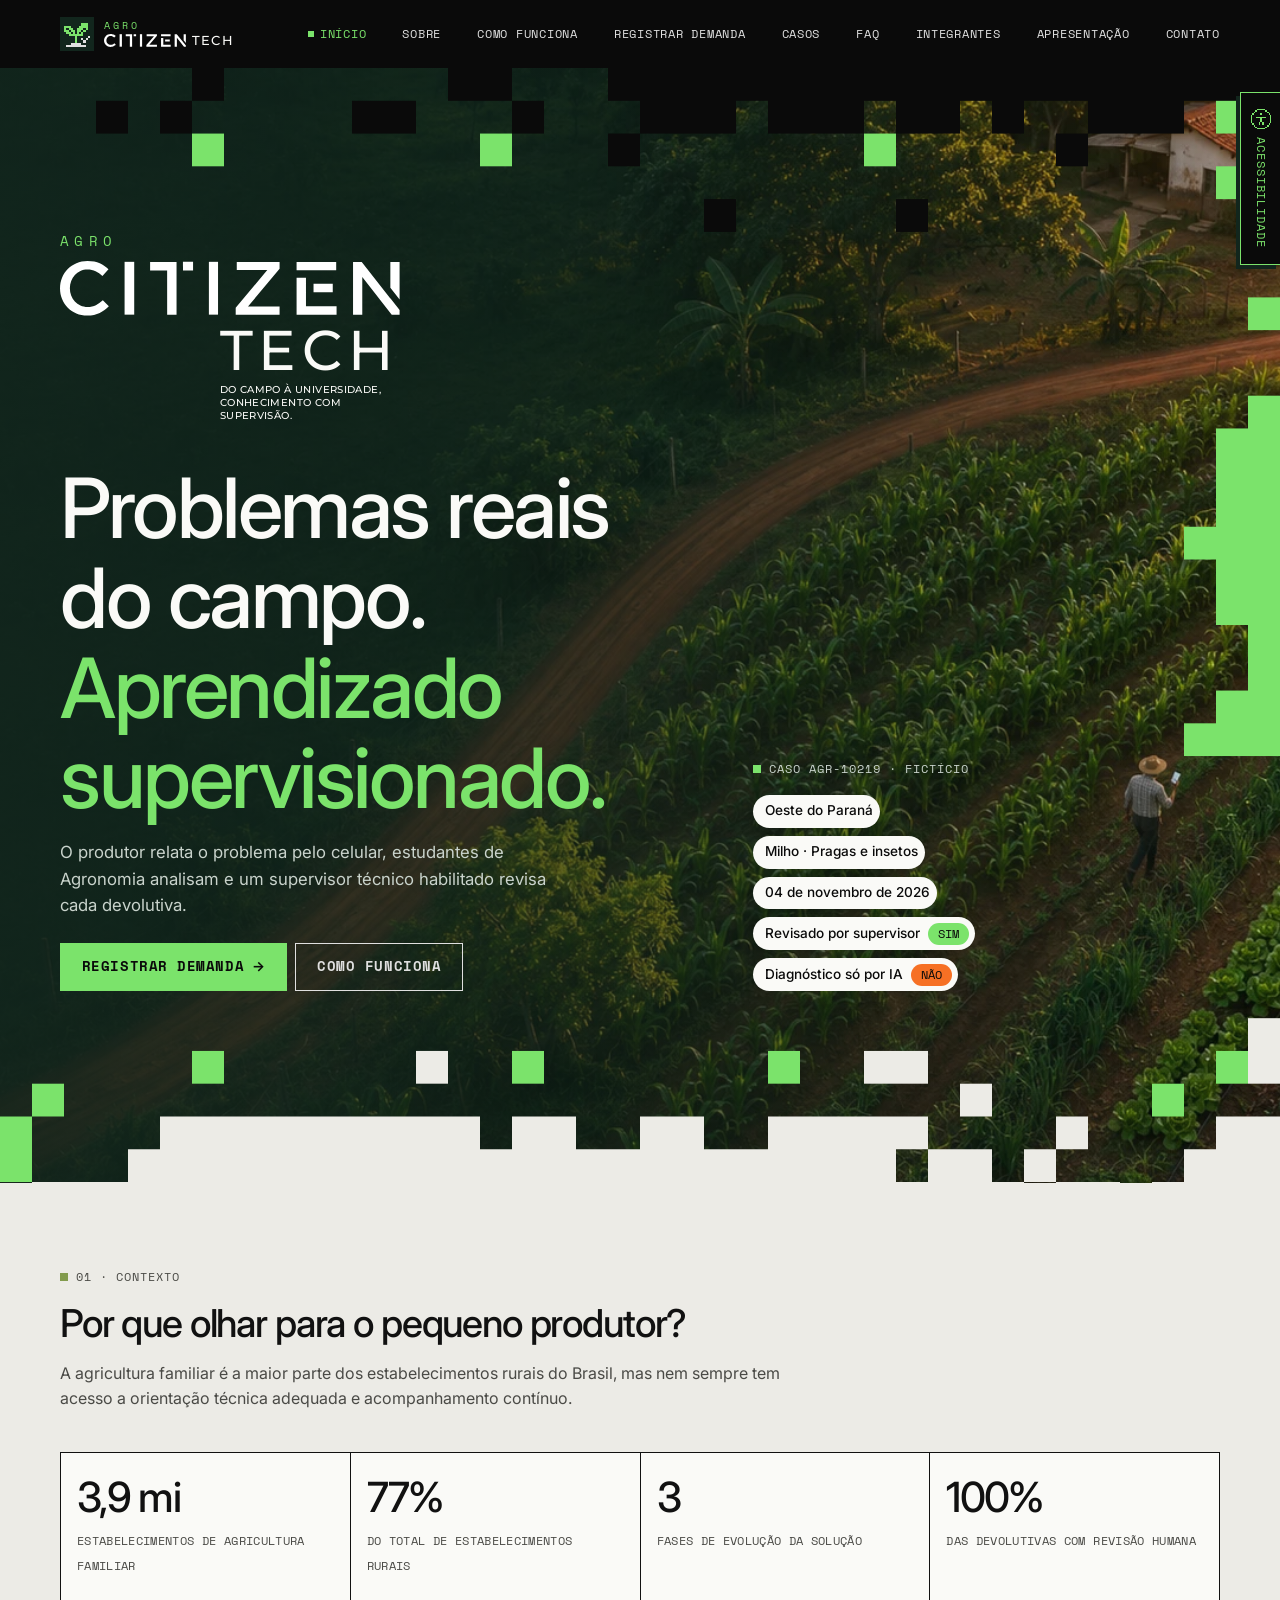
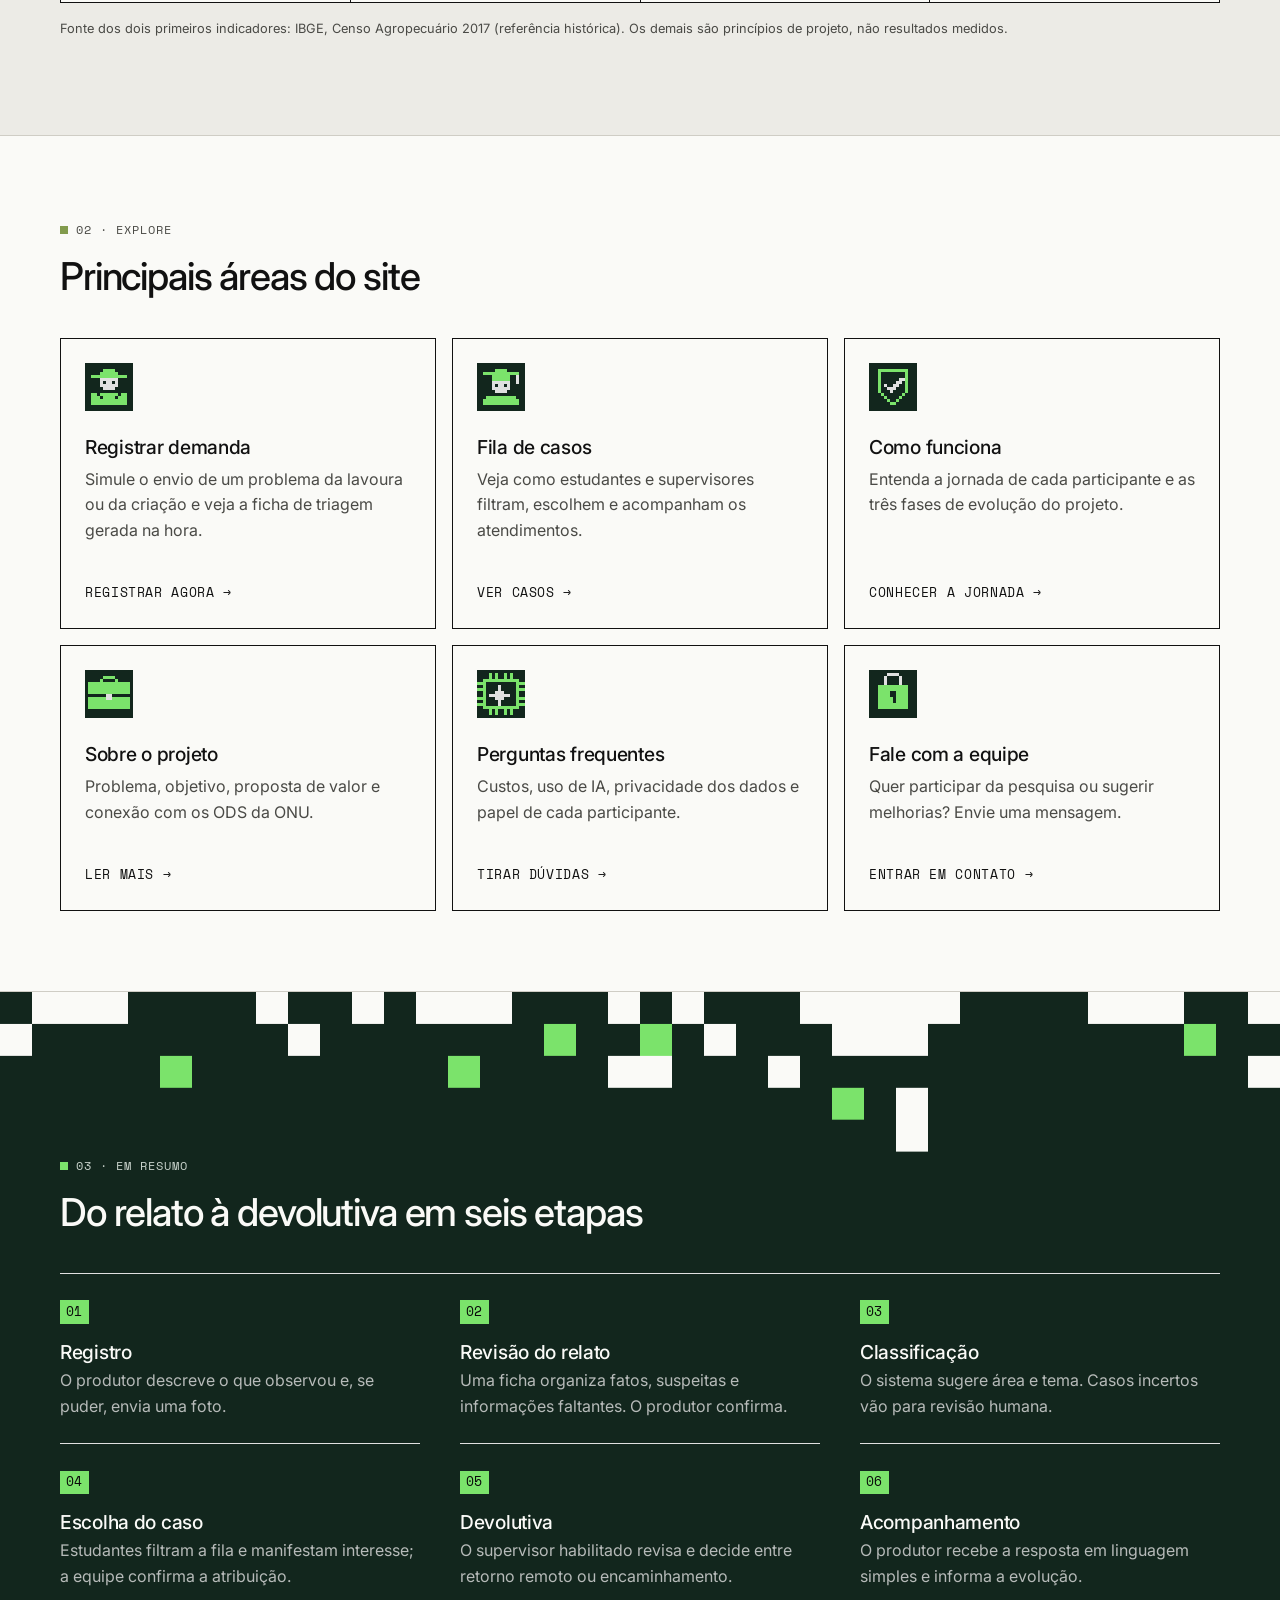
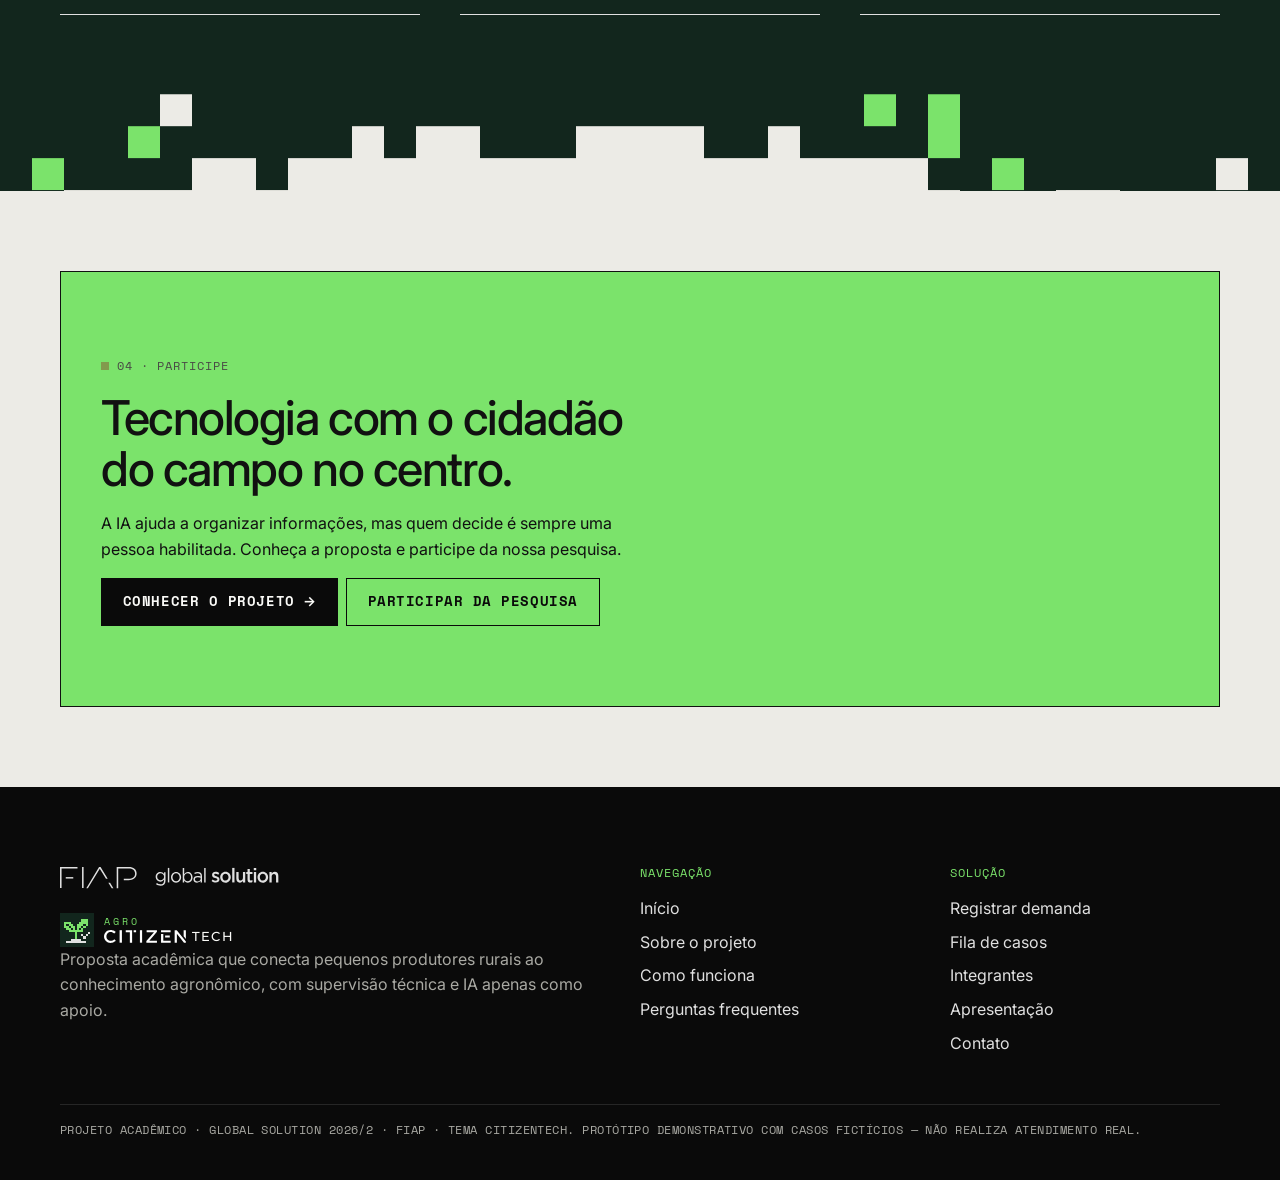
<file: index.html>
<!DOCTYPE html>
<html lang="pt-BR">
<head>
  <meta charset="UTF-8">
  <meta name="viewport" content="width=device-width, initial-scale=1.0">
  <meta name="description" content="Agro CitizenTech conecta pequenos produtores rurais a estudantes e profissionais de Agronomia com atendimento supervisionado.">
  <title>Início | Agro CitizenTech</title>
  <link rel="icon" href="assets/icons/logo.svg" type="image/svg+xml">
  <link rel="preconnect" href="https://fonts.googleapis.com">
  <link rel="preconnect" href="https://fonts.gstatic.com" crossorigin>
  <link href="https://fonts.googleapis.com/css2?family=Inter:wght@400;500;600&family=Montserrat:wght@500&family=Space+Mono:wght@400;700&display=swap" rel="stylesheet">
  <link rel="stylesheet" href="css/style.css">
  <script src="js/acessibilidade.js"></script>
</head>
<body>
  <a class="pular-conteudo" href="#conteudo">Pular para o conteúdo</a>

  <header class="cabecalho">
    <div class="container cabecalho__conteudo">
      <a class="logo" href="index.html" aria-label="Agro CitizenTech — página inicial">
        <img class="logo__marca" src="assets/icons/logo.svg" alt="" width="34" height="34">
        <span class="logo__texto">
          <span class="logo__agro">AGRO</span>
          <span class="logo__citizen"><img src="assets/icons/citizen.svg" alt="" width="82" height="13"><span class="logo__tech">TECH</span></span>
        </span>
      </a>

      <button class="menu-botao" type="button" aria-label="Abrir menu" aria-expanded="false" aria-controls="menu-principal">
        <span class="menu-botao__linha"></span>
        <span class="menu-botao__linha"></span>
        <span class="menu-botao__linha"></span>
      </button>

      <nav class="navegacao" id="menu-principal" aria-label="Menu principal">
        <ul class="navegacao__lista">
          <li><a class="navegacao__link" href="index.html" aria-current="page">Início</a></li>
          <li><a class="navegacao__link" href="sobre.html">Sobre</a></li>
          <li><a class="navegacao__link" href="como-funciona.html">Como funciona</a></li>
          <li><a class="navegacao__link" href="registrar-demanda.html">Registrar demanda</a></li>
          <li><a class="navegacao__link" href="casos.html">Casos</a></li>
          <li><a class="navegacao__link" href="faq.html">FAQ</a></li>
          <li><a class="navegacao__link" href="integrantes.html">Integrantes</a></li>
          <li><a class="navegacao__link" href="apresentacao.html">Apresentação</a></li>
          <li><a class="navegacao__link" href="contato.html">Contato</a></li>
        </ul>
      </nav>
    </div>
  </header>

  <main id="conteudo">
    <section class="hero tem-pixels" data-pixels="ambos direita" data-pixels-topo="preto" data-pixels-base="papel" data-pixels-destaque="neon" aria-labelledby="hero-titulo">
      <img class="hero__fundo" src="assets/images/hero-campo.webp" alt="Vista aérea de uma pequena propriedade rural ao pôr do sol: estrada de terra, fileiras de milho e hortaliças e um produtor usando o celular" width="1672" height="941">
      <div class="container hero__conteudo">
        <div>
          <div class="assinatura" aria-label="Agro CitizenTech">
            <span class="assinatura__agro" aria-hidden="true">AGRO</span>
            <img class="assinatura__citizen" src="assets/icons/citizen.svg" alt="" width="641" height="105">
            <span class="assinatura__linha" aria-hidden="true">
              <span class="assinatura__tech">TECH</span>
              <span class="assinatura__slogan">Do campo à universidade,<br>conhecimento com supervisão.</span>
            </span>
          </div>
          <h1 id="hero-titulo">Problemas reais do campo. <em>Aprendizado supervisionado.</em></h1>
          <p class="hero__texto">O produtor relata o problema pelo celular, estudantes de Agronomia analisam e um supervisor técnico habilitado revisa cada devolutiva.</p>
          <div class="grupo-botoes">
            <a class="botao botao--destaque" href="registrar-demanda.html">Registrar demanda</a>
            <a class="botao botao--secundario" href="como-funciona.html">Como funciona</a>
          </div>
        </div>

        <aside class="hero__chips" aria-label="Exemplo de selo de um caso atendido">
          <p class="rotulo-mono">Caso AGR-10219 · fictício</p>
          <ul class="chips">
            <li class="chip">Oeste do Paraná</li>
            <li class="chip">Milho · Pragas e insetos</li>
            <li class="chip">04 de novembro de 2026</li>
            <li class="chip">Revisado por supervisor <span class="chip__valor chip__valor--sim">Sim</span></li>
            <li class="chip">Diagnóstico só por IA <span class="chip__valor chip__valor--nao">Não</span></li>
          </ul>
        </aside>
      </div>
    </section>

    <section class="secao" aria-labelledby="numeros-titulo">
      <div class="container">
        <div class="secao__cabecalho">
          <span class="secao__rotulo">01 · Contexto</span>
          <h2 id="numeros-titulo">Por que olhar para o pequeno produtor?</h2>
          <p class="texto-suave">A agricultura familiar é a maior parte dos estabelecimentos rurais do Brasil, mas nem sempre tem acesso a orientação técnica adequada e acompanhamento contínuo.</p>
        </div>
        <div class="numeros">
          <div class="numero"><strong>3,9 mi</strong><span>estabelecimentos de agricultura familiar</span></div>
          <div class="numero"><strong>77%</strong><span>do total de estabelecimentos rurais</span></div>
          <div class="numero"><strong>3</strong><span>fases de evolução da solução</span></div>
          <div class="numero"><strong>100%</strong><span>das devolutivas com revisão humana</span></div>
        </div>
        <p class="nota-fonte">Fonte dos dois primeiros indicadores: IBGE, Censo Agropecuário 2017 (referência histórica). Os demais são princípios de projeto, não resultados medidos.</p>
      </div>
    </section>

    <section class="secao secao--alternada" aria-labelledby="areas-titulo">
      <div class="container">
        <div class="secao__cabecalho">
          <span class="secao__rotulo">02 · Explore</span>
          <h2 id="areas-titulo">Principais áreas do site</h2>
        </div>
        <div class="grade grade--3">
          <a class="card card--link" href="registrar-demanda.html">
            <img class="card__icone" src="assets/icons/produtor.svg" alt="" width="48" height="48">
            <h3>Registrar demanda</h3>
            <p class="texto-suave">Simule o envio de um problema da lavoura ou da criação e veja a ficha de triagem gerada na hora.</p>
            <span class="card__acao">Registrar agora →</span>
          </a>
          <a class="card card--link" href="casos.html">
            <img class="card__icone" src="assets/icons/estudante.svg" alt="" width="48" height="48">
            <h3>Fila de casos</h3>
            <p class="texto-suave">Veja como estudantes e supervisores filtram, escolhem e acompanham os atendimentos.</p>
            <span class="card__acao">Ver casos →</span>
          </a>
          <a class="card card--link" href="como-funciona.html">
            <img class="card__icone" src="assets/icons/supervisor.svg" alt="" width="48" height="48">
            <h3>Como funciona</h3>
            <p class="texto-suave">Entenda a jornada de cada participante e as três fases de evolução do projeto.</p>
            <span class="card__acao">Conhecer a jornada →</span>
          </a>
          <a class="card card--link" href="sobre.html">
            <img class="card__icone" src="assets/icons/portfolio.svg" alt="" width="48" height="48">
            <h3>Sobre o projeto</h3>
            <p class="texto-suave">Problema, objetivo, proposta de valor e conexão com os ODS da ONU.</p>
            <span class="card__acao">Ler mais →</span>
          </a>
          <a class="card card--link" href="faq.html">
            <img class="card__icone" src="assets/icons/ia.svg" alt="" width="48" height="48">
            <h3>Perguntas frequentes</h3>
            <p class="texto-suave">Custos, uso de IA, privacidade dos dados e papel de cada participante.</p>
            <span class="card__acao">Tirar dúvidas →</span>
          </a>
          <a class="card card--link" href="contato.html">
            <img class="card__icone" src="assets/icons/privacidade.svg" alt="" width="48" height="48">
            <h3>Fale com a equipe</h3>
            <p class="texto-suave">Quer participar da pesquisa ou sugerir melhorias? Envie uma mensagem.</p>
            <span class="card__acao">Entrar em contato →</span>
          </a>
        </div>
      </div>
    </section>

    <section class="secao secao--escura tem-pixels" data-pixels="topo base" data-pixels-topo="branco" data-pixels-base="papel" data-pixels-destaque="neon" data-pixels-semente="21" aria-labelledby="fluxo-titulo">
      <div class="container">
        <div class="secao__cabecalho">
          <span class="secao__rotulo">03 · Em resumo</span>
          <h2 id="fluxo-titulo">Do relato à devolutiva em seis etapas</h2>
        </div>
        <ol class="passos">
          <li class="passo"><h3>Registro</h3><p>O produtor descreve o que observou e, se puder, envia uma foto.</p></li>
          <li class="passo"><h3>Revisão do relato</h3><p>Uma ficha organiza fatos, suspeitas e informações faltantes. O produtor confirma.</p></li>
          <li class="passo"><h3>Classificação</h3><p>O sistema sugere área e tema. Casos incertos vão para revisão humana.</p></li>
          <li class="passo"><h3>Escolha do caso</h3><p>Estudantes filtram a fila e manifestam interesse; a equipe confirma a atribuição.</p></li>
          <li class="passo"><h3>Devolutiva</h3><p>O supervisor habilitado revisa e decide entre retorno remoto ou encaminhamento.</p></li>
          <li class="passo"><h3>Acompanhamento</h3><p>O produtor recebe a resposta em linguagem simples e informa a evolução.</p></li>
        </ol>
      </div>
    </section>

    <section class="secao" aria-labelledby="chamada-titulo">
      <div class="container">
        <div class="chamada">
          <span class="secao__rotulo">04 · Participe</span>
          <h2 id="chamada-titulo">Tecnologia com o cidadão do campo no centro.</h2>
          <p>A IA ajuda a organizar informações, mas quem decide é sempre uma pessoa habilitada. Conheça a proposta e participe da nossa pesquisa.</p>
          <div class="grupo-botoes">
            <a class="botao" href="sobre.html">Conhecer o projeto</a>
            <a class="botao botao--secundario" href="contato.html">Participar da pesquisa</a>
          </div>
        </div>
      </div>
    </section>
  </main>

  <footer class="rodape">
    <div class="container">
      <div class="rodape__grade">
        <div>
          <img class="rodape__fiap" src="assets/icons/fiap-global-solution.svg" alt="FIAP global solution" width="220" height="21">
          <a class="logo" href="index.html" aria-label="Agro CitizenTech — página inicial">
            <img class="logo__marca" src="assets/icons/logo.svg" alt="" width="34" height="34">
            <span class="logo__texto">
              <span class="logo__agro">AGRO</span>
              <span class="logo__citizen"><img src="assets/icons/citizen.svg" alt="" width="82" height="13"><span class="logo__tech">TECH</span></span>
            </span>
          </a>
          <p>Proposta acadêmica que conecta pequenos produtores rurais ao conhecimento agronômico, com supervisão técnica e IA apenas como apoio.</p>
        </div>
        <div>
          <h2>Navegação</h2>
          <ul>
            <li><a href="index.html">Início</a></li>
            <li><a href="sobre.html">Sobre o projeto</a></li>
            <li><a href="como-funciona.html">Como funciona</a></li>
            <li><a href="faq.html">Perguntas frequentes</a></li>
          </ul>
        </div>
        <div>
          <h2>Solução</h2>
          <ul>
            <li><a href="registrar-demanda.html">Registrar demanda</a></li>
            <li><a href="casos.html">Fila de casos</a></li>
            <li><a href="integrantes.html">Integrantes</a></li>
            <li><a href="apresentacao.html">Apresentação</a></li>
            <li><a href="contato.html">Contato</a></li>
          </ul>
        </div>
      </div>
      <p class="rodape__final">Projeto acadêmico · Global Solution 2026/2 · FIAP · Tema CitizenTech. Protótipo demonstrativo com casos fictícios — não realiza atendimento real.</p>
    </div>
  </footer>

  <script src="js/script.js"></script>
  <script src="js/pixels.js"></script>
</body>
</html>
</file>
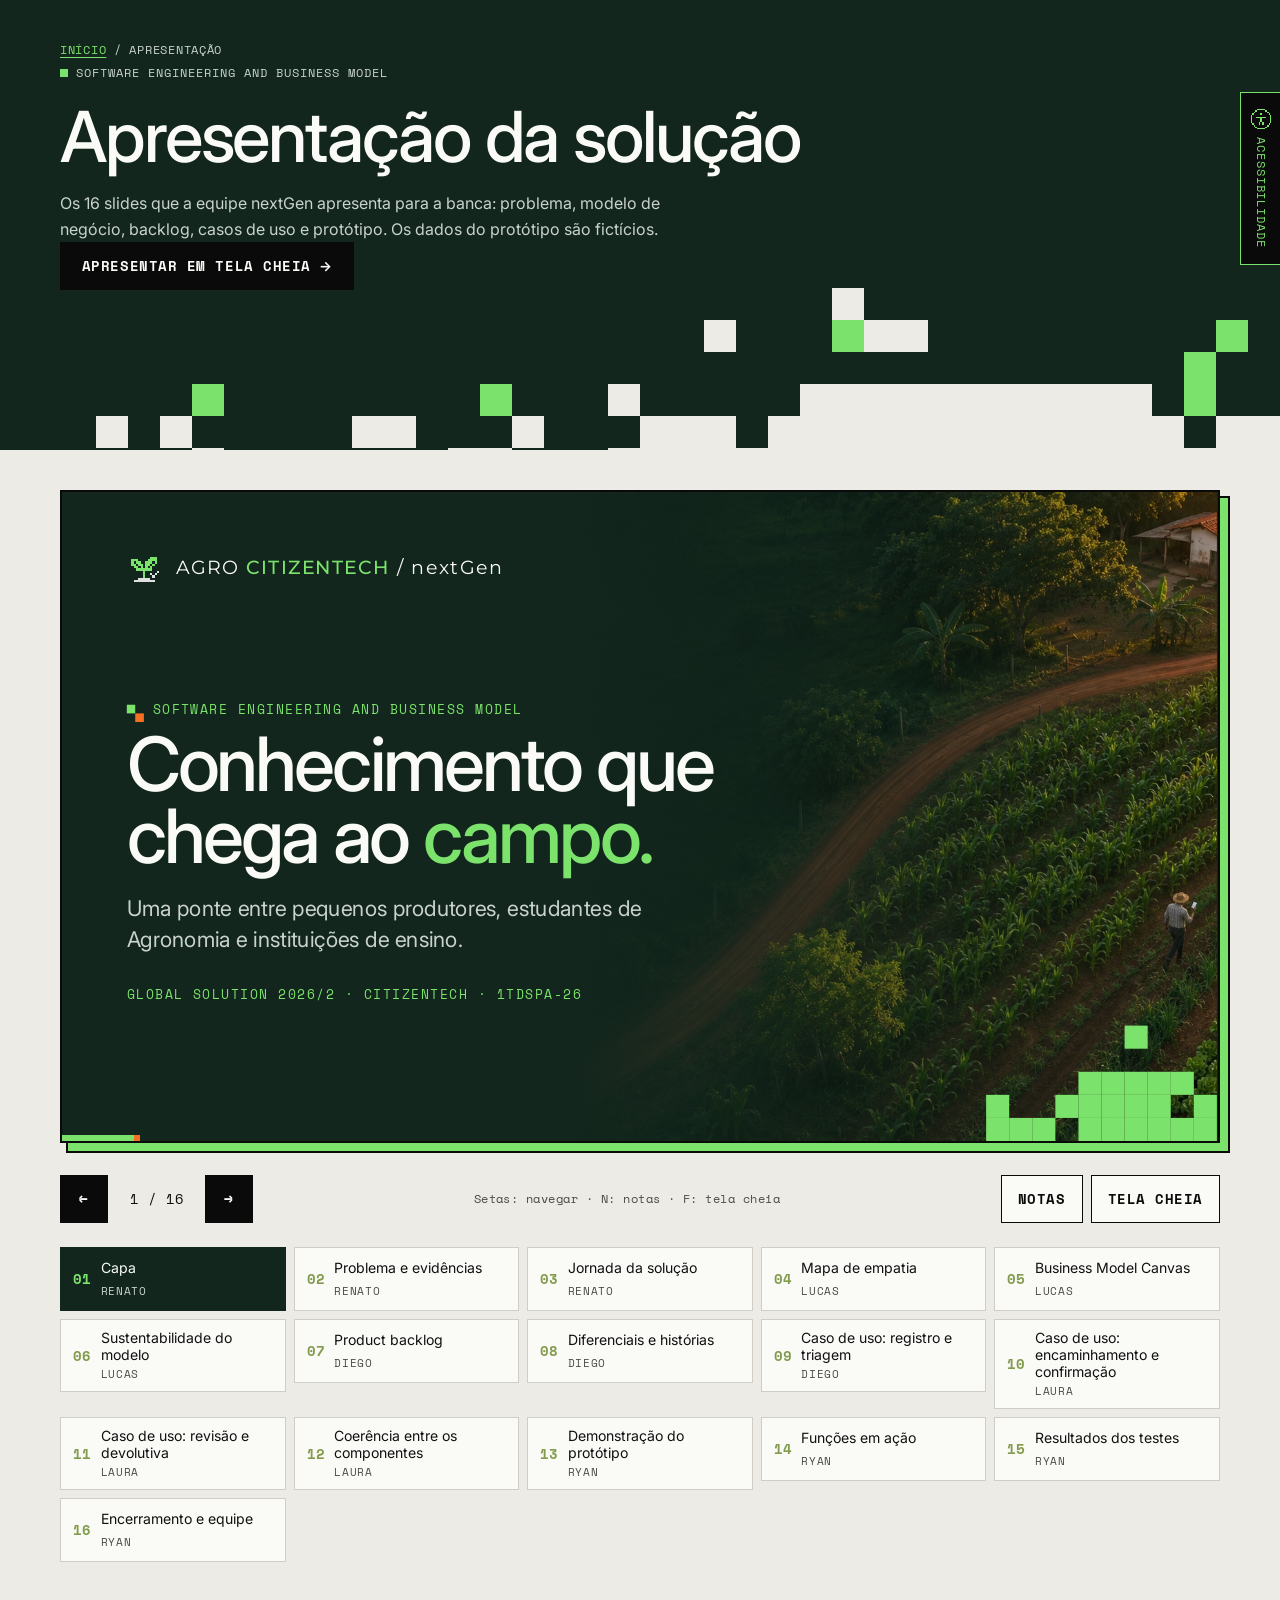
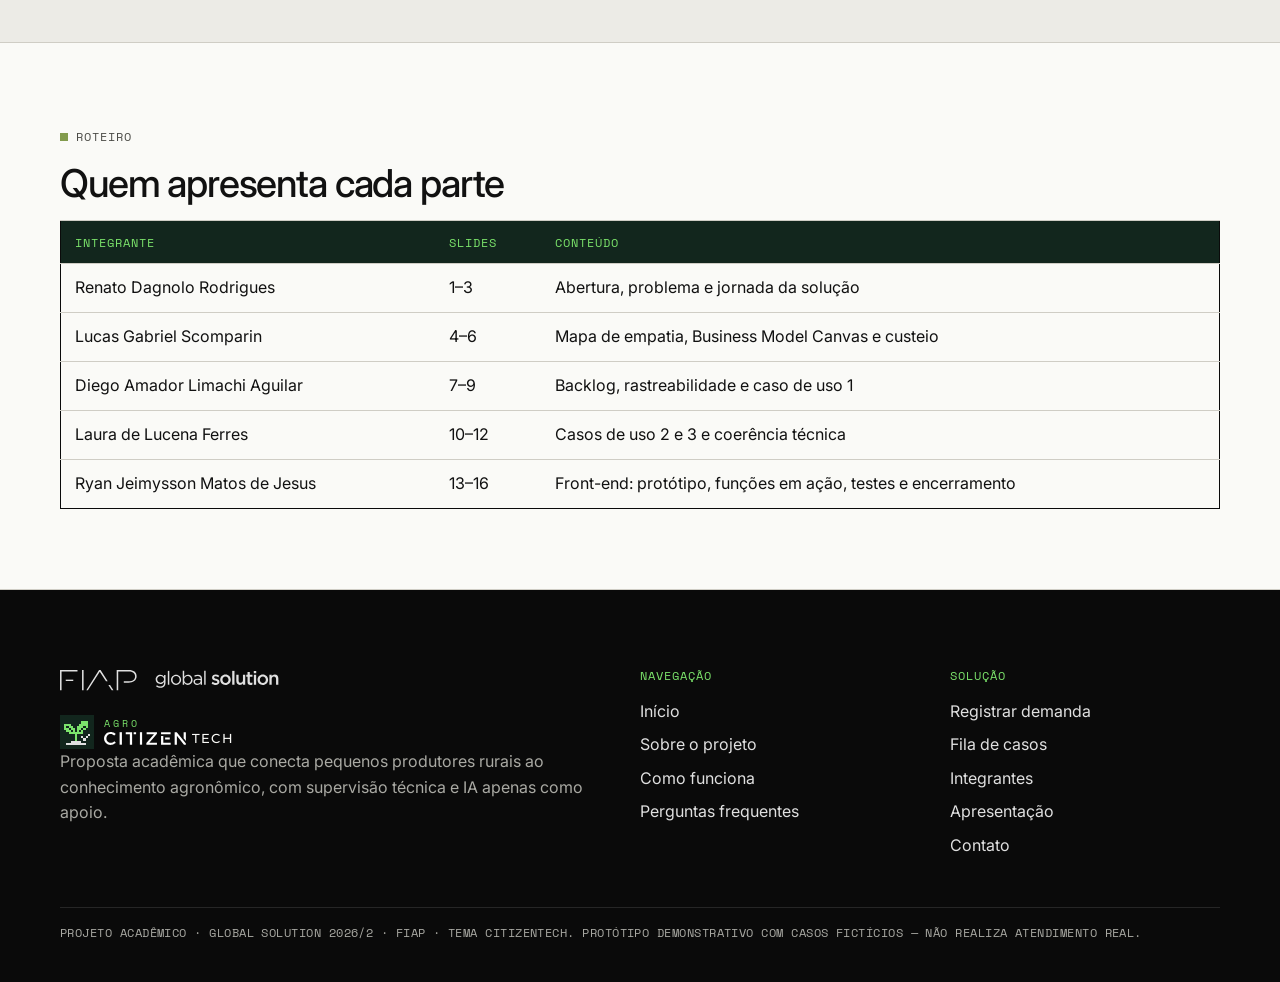
<file: apresentacao.html>
<!DOCTYPE html>
<html lang="pt-BR">
<head>
  <meta charset="UTF-8">
  <meta name="viewport" content="width=device-width, initial-scale=1.0">
  <meta name="description" content="Apresentação do Agro CitizenTech para Software Engineering and Business Model: problema, modelo de negócio, backlog, casos de uso e protótipo.">
  <title>Apresentação SEBM | Agro CitizenTech</title>
  <link rel="icon" href="assets/icons/logo.svg" type="image/svg+xml">
  <link rel="preconnect" href="https://fonts.googleapis.com">
  <link rel="preconnect" href="https://fonts.gstatic.com" crossorigin>
  <link href="https://fonts.googleapis.com/css2?family=Inter:wght@400;500;600;700&family=Montserrat:wght@500&family=Space+Mono:wght@400;700&display=swap" rel="stylesheet">
  <link rel="stylesheet" href="css/style.css">
  <link rel="stylesheet" href="css/apresentacao.css?v=6">
  <script src="js/acessibilidade.js"></script>
</head>
<body>
  <a class="pular-conteudo" href="#conteudo">Pular para o conteúdo</a>


  <main id="conteudo">
    <section class="pagina-topo tem-pixels" data-pixels="base" data-pixels-base="papel" data-pixels-destaque="neon">
      <div class="container">
        <p class="trilha"><a href="index.html">Início</a> / Apresentação</p>
        <span class="rotulo-mono">Software Engineering and Business Model</span>
        <h1>Apresentação da solução</h1>
        <p>Os 16 slides que a equipe nextGen apresenta para a banca: problema, modelo de negócio, backlog, casos de uso e protótipo. Os dados do protótipo são fictícios.</p>
        <a class="botao" href="#palco" id="botao-iniciar">Apresentar em tela cheia</a>
      </div>
    </section>

    <section class="secao apresentacao-secao" aria-labelledby="apresentacao-titulo">
      <div class="container">
        <h2 id="apresentacao-titulo" class="visualmente-oculto">Slides</h2>

        <div class="palco" id="palco" tabindex="0" role="region" aria-roledescription="apresentação" aria-label="Slides da apresentação. Use as setas para navegar.">
          <div class="palco__deck">

            <!-- 1 · Capa -->
            <section class="slide slide--capa" data-fala="Renato" aria-label="Capa">
              <img class="capa__foto" src="assets/images/hero-campo.webp" alt="Vista aérea de uma propriedade rural com plantação">
              <div class="capa__veu"></div>
              <div class="capa__texto">
                <div class="capa__logo" data-entra><img src="assets/icons/logo.svg" alt=""><span>AGRO <b>CITIZENTECH</b> / nextGen</span></div>
                <p class="slide__rotulo" data-entra>Software Engineering and Business Model</p>
                <h1 data-entra>Conhecimento que chega ao <span>campo.</span></h1>
                <p class="capa__sub" data-entra>Uma ponte entre pequenos produtores, estudantes de Agronomia e instituições de ensino.</p>
                <p class="capa__turma" data-entra>Global Solution 2026/2 · CitizenTech · 1TDSPA-26</p>
              </div>
              <aside class="notas">Boa tarde. Nós somos a nextGen e apresentamos o Agro CitizenTech, um portal de extensão universitária. Ele transforma uma dificuldade real do campo em prática supervisionada e rastreável para estudantes de Agronomia. Vamos mostrar o problema, o modelo de negócio, o backlog, os casos de uso e o protótipo.</aside>
            </section>

            <!-- 2 · Problema -->
            <section class="slide" data-fala="Renato" aria-label="Problema e evidências">
              <div class="slide__topo"><span class="slide__marca"><img src="assets/icons/logo.svg" alt="">Agro CitizenTech · SEBM</span><span class="slide__fala">Renato · 1/3</span></div>
              <p class="slide__rotulo" data-entra>01 · O problema</p>
              <h2 data-entra>Pouco acesso à orientação técnica no campo</h2>
              <div class="s-grade s-grade--2 s-centro" style="margin-top:34px">
                <div>
                  <div class="s-grade s-grade--2">
                    <div class="s-card" data-entra><span class="s-numero">20,2%</span>dos estabelecimentos agropecuários recebiam orientação técnica em 2017.</div>
                    <div class="s-card s-card--laranja" data-entra><span class="s-numero s-numero--laranja">5/10</span>estudantes da amostra não fizeram prática com produtores nos últimos 12 meses.</div>
                  </div>
                  <p class="s-citacao" style="margin-top:28px;font-size:29px" data-entra>De um lado, produtores com dúvidas urgentes. Do outro, estudantes que precisam de prática.</p>
                  <p class="slide__fonte" data-entra>Fontes: IBGE, Atlas do Espaço Rural, Censo Agropecuário 2017. Pesquisa exploratória nextGen, 10 respostas.</p>
                </div>
                <figure class="s-foto" style="height:500px" data-entra><img src="assets/images/produtor-vista-cima.webp" alt="Produtor rural visto de cima, entre fileiras da plantação"></figure>
              </div>
              <div class="slide__rodape"><span>Evidência antes da solução</span><span>02 / 16</span></div>
              <aside class="notas">O ponto de partida é um descompasso. Segundo o Censo Agropecuário de 2017, só 20,2% dos estabelecimentos recebiam orientação técnica. Na nossa pesquisa exploratória com dez estudantes, metade não fez prática com produtores nos últimos doze meses. A amostra é pequena e serve só como indício. O Agro CitizenTech conecta essas duas necessidades.</aside>
            </section>

            <!-- 3 · Jornada -->
            <section class="slide slide--claro" data-fala="Renato" aria-label="Jornada da solução">
              <div class="slide__topo"><span class="slide__marca"><img src="assets/icons/logo.svg" alt="">Agro CitizenTech · SEBM</span><span class="slide__fala">Renato · 2/3</span></div>
              <p class="slide__rotulo" data-entra>02 · A solução</p>
              <h2 data-entra>Atendimento supervisionado, do relato à devolutiva</h2>
              <p class="slide__lead" style="margin-top:18px" data-entra>Portal de extensão universitária acessível pelo site, pelo chatbot ou pelo balcão da instituição.</p>
              <div class="s-grade s-grade--6 s-jornada" style="margin-top:34px">
                <article class="s-card" data-entra><span class="s-passo">01</span><h3>Registro</h3>Relato, fotos e protocolo por vários canais.</article>
                <article class="s-card" data-entra><span class="s-passo">02</span><h3>Triagem</h3>Regras e IA sugerem. Uma pessoa confere.</article>
                <article class="s-card" data-entra><span class="s-passo">03</span><h3>Encaminhamento</h3>Prioridade por proximidade e capacidade.</article>
                <article class="s-card" data-entra><span class="s-passo">04</span><h3>Confirmação</h3>A unidade aceita e o estudante confirma.</article>
                <article class="s-card" data-entra><span class="s-passo">05</span><h3>Revisão</h3>Rascunho versionado e aprovação técnica.</article>
                <article class="s-card" data-entra><span class="s-passo">06</span><h3>Retorno</h3>Devolutiva, aviso, evolução e avaliação.</article>
              </div>
              <p class="s-destaque" style="margin-top:34px" data-entra><strong>Regra de segurança:</strong> a IA só apoia a triagem. A devolutiva técnica é publicada apenas depois que um supervisor aprova a versão.</p>
              <div class="slide__rodape"><span>Fluxo de ponta a ponta</span><span>03 / 16</span></div>
              <aside class="notas">A jornada tem seis etapas. O produtor registra a demanda e recebe um protocolo. A triagem sugere tema e lacunas, mas uma pessoa confere. A demanda vai à unidade mais próxima com capacidade. A unidade aceita, o estudante confirma e prepara um rascunho, e o supervisor revisa. Só então o retorno é publicado. A tecnologia organiza o processo sem automatizar a decisão técnica.</aside>
            </section>

            <!-- 4 · Empatia -->
            <section class="slide" data-fala="Lucas" aria-label="Mapa de empatia">
              <div class="slide__topo"><span class="slide__marca"><img src="assets/icons/logo.svg" alt="">Agro CitizenTech · SEBM</span><span class="slide__fala">Lucas · 1/3</span></div>
              <p class="slide__rotulo" data-entra>03 · Mapa de empatia</p>
              <h2 data-entra>O que o pequeno produtor precisa</h2>
              <div class="s-grade s-grade--2 s-centro" style="margin-top:40px">
                <div>
                  <figure class="s-foto" style="height:430px" data-entra><img src="assets/images/estudante-produtor.webp" alt="Estudante conversando com um produtor rural na plantação"></figure>
                  <div class="s-legenda" data-entra><span>Persona fictícia: Seu Antônio</span><span>Tomate · interior de SP</span></div>
                </div>
                <div>
                  <p class="s-citacao" data-entra>“Vejo manchas nas folhas, mas não sei a quem pedir orientação. E o sinal de internet nem sempre ajuda.”</p>
                  <div class="s-grade s-grade--2" style="margin-top:36px">
                    <article class="s-card s-card--laranja" data-entra><h3>Dores</h3><ul><li>Distância de serviços técnicos</li><li>Formulários difíceis</li><li>Não saber o status do pedido</li></ul></article>
                    <article class="s-card" data-entra><h3>Ganhos</h3><ul><li>Cadastro assistido</li><li>Protocolo e avisos por SMS</li><li>Retorno supervisionado</li></ul></article>
                  </div>
                </div>
              </div>
              <div class="slide__rodape"><span>Mapa de empatia</span><span>04 / 16</span></div>
              <aside class="notas">Nossa persona é o Seu Antônio, um pequeno produtor fictício de tomate do interior de São Paulo. Ele usa WhatsApp e ligação, tem conexão instável e precisa de respostas claras. As dores são a distância, os formulários e a falta de acompanhamento. Por isso o cadastro pode ser feito pelo portal, pelo chatbot ou pelo balcão, e o produtor recebe protocolo, avisos e uma devolutiva supervisionada.</aside>
            </section>

            <!-- 5 · BMC -->
            <section class="slide slide--claro" data-fala="Lucas" aria-label="Business Model Canvas">
              <div class="slide__topo"><span class="slide__marca"><img src="assets/icons/logo.svg" alt="">Agro CitizenTech · SEBM</span><span class="slide__fala">Lucas · 2/3</span></div>
              <p class="slide__rotulo" data-entra>04 · Business Model Canvas</p>
              <h2 data-entra>Modelo de negócio e proposta de valor</h2>
              <div class="s-bmc" style="margin-top:36px">
                <article class="s-card" data-entra><h3>Segmentos</h3><ul><li>Pequenos produtores</li><li>Estudantes de Agronomia</li><li>Instituições de ensino</li><li>Supervisores técnicos</li></ul></article>
                <article class="s-card s-card--valor" data-entra><span class="s-chip">Proposta de valor</span><h3>Atendimento organizado para o produtor. Prática supervisionada e verificável para o estudante.</h3><p style="margin-top:18px">Para a instituição: extensão com capacidade, histórico, versões e rastreabilidade.</p></article>
                <article class="s-card" data-entra><h3>Canais</h3><ul><li>Site responsivo</li><li>Chatbot e balcão</li><li>SMS, e-mail e painel</li></ul></article>
                <article class="s-card" data-entra><h3>Recursos e parceiros</h3><ul><li>Instituições de ensino</li><li>Balcão e supervisão</li><li>Banco relacional</li></ul></article>
                <article class="s-card" data-entra><h3>Relacionamento</h3><ul><li>Protocolo e status</li><li>Revisão humana</li><li>Avaliação privada</li></ul></article>
              </div>
              <div class="slide__rodape"><span>BMC resumido · versão completa no PDF</span><span>05 / 16</span></div>
              <aside class="notas">O centro do Canvas é o valor compartilhado. O produtor ganha um canal simples, sem cobrança direta. O estudante ganha prática supervisionada e verificável. A instituição passa a enxergar capacidade, histórico e resultados da extensão. Os canais são site, chatbot, balcão, SMS e e-mail. Não declaramos nenhuma parceria institucional firmada.</aside>
            </section>

            <!-- 6 · Custeio -->
            <section class="slide slide--claro" data-fala="Lucas" aria-label="Sustentabilidade do modelo">
              <div class="slide__topo"><span class="slide__marca"><img src="assets/icons/logo.svg" alt="">Agro CitizenTech · SEBM</span><span class="slide__fala">Lucas · 3/3</span></div>
              <p class="slide__rotulo" data-entra>05 · Sustentabilidade</p>
              <h2 data-entra>Quem paga e quem se beneficia</h2>
              <div class="s-fluxo" style="margin-top:46px">
                <article class="s-card" data-entra><span class="s-chip s-chip--escuro">Beneficiário</span><h3>Produtor</h3>Triagem, devolutiva supervisionada e acompanhamento básico sem cobrança direta.</article>
                <div class="s-fluxo__seta" aria-hidden="true">→</div>
                <article class="s-card s-card--laranja" data-entra><span class="s-chip s-chip--laranja">Custeio</span><h3>Instituição parceira</h3>Custeia o atendimento, organiza a capacidade e coordena a supervisão.</article>
                <div class="s-fluxo__seta" aria-hidden="true">→</div>
                <article class="s-card" data-entra><span class="s-chip">Resultado</span><h3>Extensão</h3>Prática para estudantes, histórico e aproximação com a região.</article>
              </div>
              <div class="s-grade s-grade--2">
                <p class="s-destaque" data-entra><strong>Custos previstos:</strong> hospedagem, armazenamento, notificações, balcão, supervisão e eventual uso de IA.</p>
                <p class="s-destaque" data-entra><strong>Serviços extras:</strong> visitas ou exames têm custo informado antes e são sempre opcionais.</p>
              </div>
              <p class="slide__fonte" data-entra>O modelo de custeio ainda precisa ser validado. Os custos não foram medidos e não há parceria formalizada.</p>
              <div class="slide__rodape"><span>Modelo econômico responsável</span><span>06 / 16</span></div>
              <aside class="notas">O produtor não paga diretamente. O atendimento seria custeado por uma instituição parceira, e esse modelo ainda precisa ser validado. Os custos previstos são hospedagem, armazenamento, notificações, balcão, supervisão e eventual uso de IA. Visitas ou exames, quando necessários, têm custo informado antes e são opcionais. Não afirmamos preços, custos medidos nem parcerias firmadas.</aside>
            </section>

            <!-- 7 · Backlog -->
            <section class="slide" data-fala="Diego" aria-label="Product backlog">
              <div class="slide__topo"><span class="slide__marca"><img src="assets/icons/logo.svg" alt="">Agro CitizenTech · SEBM</span><span class="slide__fala">Diego · 1/3</span></div>
              <p class="slide__rotulo" data-entra>06 · Product Backlog</p>
              <h2 data-entra>Quatro sprints no Trello</h2>
              <div class="s-grade s-grade--4 s-sprint" style="margin-top:42px">
                <article class="s-card" data-entra><span class="s-passo">Sprint 1 · 04–08/11</span><h3>Site navegável</h3><p>Identidade visual, página inicial, páginas institucionais e menu.</p><span class="s-sprint__us">US01 – US04</span></article>
                <article class="s-card" data-entra><span class="s-passo">Sprint 2 · 09–14/11</span><h3>Registro e triagem</h3><p>Formulário de demanda, ficha de triagem e rascunho salvo.</p><span class="s-sprint__us">US05 – US07</span></article>
                <article class="s-card" data-entra><span class="s-passo">Sprint 3 · 15–19/11</span><h3>Fila e acessibilidade</h3><p>Fila de casos, FAQ, contato, acessibilidade e os RNFs medidos.</p><span class="s-sprint__us">US08 – US13 · RNF01–03</span></article>
                <article class="s-card s-card--laranja" data-entra><span class="s-passo">Sprint 4 · evolução</span><h3>Operação completa</h3><p>Encaminhamento, confirmação, revisão, avisos, chatbot e banco.</p><span class="s-sprint__us">US14 – US30 · RNF04</span></article>
              </div>
              <p class="slide__fonte" data-entra>Cada cartão tem épico, prioridade, sprint, critérios de aceite e responsável. US e RNF ficam separados.</p>
              <div class="slide__rodape"><span>trello.com/b/buYmEwYT</span><span>07 / 16</span></div>
              <aside class="notas">O Product Backlog está no Trello, separado entre histórias de usuário e requisitos não funcionais. As três primeiras sprints entregaram o site navegável, o registro com triagem e a fila de casos com acessibilidade. A quarta sprint reúne a evolução: encaminhamento, confirmação, revisão, avisos e a integração com chatbot e banco. Cada cartão tem épico, prioridade, sprint, critérios de aceite e responsável.</aside>
            </section>

            <!-- 8 · Rastreabilidade -->
            <section class="slide" data-fala="Diego" aria-label="Diferenciais e histórias">
              <div class="slide__topo"><span class="slide__marca"><img src="assets/icons/logo.svg" alt="">Agro CitizenTech · SEBM</span><span class="slide__fala">Diego · 2/3</span></div>
              <p class="slide__rotulo" data-entra>07 · Rastreabilidade</p>
              <h2 data-entra>Cada diferencial aponta para o backlog</h2>
              <div class="s-mapa" style="margin-top:36px">
                <div class="s-mapa__linha" data-entra><span>Triagem assistida com revisão humana</span><span class="s-mapa__us">US06 · US07 · US27</span></div>
                <div class="s-mapa__linha" data-entra><span>Encaminhamento por proximidade e capacidade</span><span class="s-mapa__us">US18 · US19</span></div>
                <div class="s-mapa__linha" data-entra><span>Confirmação do estudante antes da atividade</span><span class="s-mapa__us">US20</span></div>
                <div class="s-mapa__linha" data-entra><span>Devolutiva só de versão aprovada</span><span class="s-mapa__us">US21 · US30</span></div>
                <div class="s-mapa__linha" data-entra><span>Inclusão: balcão, acessibilidade e áudio</span><span class="s-mapa__us">US13 · US17 · US28</span></div>
                <div class="s-mapa__linha" data-entra><span>Acompanhamento, avaliação e selos</span><span class="s-mapa__us">US22 · US23 · US24</span></div>
              </div>
              <div class="slide__rodape"><span>BMC → histórias → casos de uso → protótipo</span><span>08 / 16</span></div>
              <aside class="notas">Para manter a coerência, ligamos cada diferencial a histórias do backlog. Triagem assistida: histórias 6, 7 e 27. Proximidade e capacidade: 18 e 19. Confirmação do estudante: 20. Revisão e versão aprovada: 21 e 30. Inclusão: 13, 17 e 28. Acompanhamento, avaliação e selos: 22, 23 e 24.</aside>
            </section>

            <!-- 9 · UC1 -->
            <section class="slide slide--claro" data-fala="Diego" aria-label="Caso de uso: registro e triagem">
              <div class="slide__topo"><span class="slide__marca"><img src="assets/icons/logo.svg" alt="">Agro CitizenTech · SEBM</span><span class="slide__fala">Diego · 3/3</span></div>
              <p class="slide__rotulo" data-entra>08 · Caso de uso 1 de 3</p>
              <h2 data-entra>Registro e triagem</h2>
              <div class="s-diagrama" style="margin-top:30px">
                <figure data-entra><img src="assets/images/diagramas/caso-de-uso-1.svg" alt="Diagrama de caso de uso: produtor registra demanda e confirma relato; atendente faz cadastro assistido e confere a ficha; componente de IA sugere tema e informações faltantes"></figure>
                <div data-entra>
                  <span class="s-chip s-chip--escuro">Atores</span>
                  <h3>Produtor, atendente do balcão e IA</h3>
                  <ul><li>O produtor registra e confirma o relato.</li><li>O atendente faz o cadastro assistido.</li><li>A IA só sugere tema e lacunas.</li><li>Uma pessoa confere e corrige a ficha.</li></ul>
                </div>
              </div>
              <div class="slide__rodape"><span>UML · registro</span><span>09 / 16</span></div>
              <aside class="notas">No primeiro diagrama há três atores. O produtor registra a demanda, anexa fotos e confirma o relato. O atendente do balcão faz o cadastro assistido e confere a ficha. A IA é um ator de sistema: sugere tema e informações faltantes, mas não publica resposta técnica. Os include e extend mostram o que é obrigatório e o que é opcional.</aside>
            </section>

            <!-- 10 · UC2 -->
            <section class="slide slide--claro" data-fala="Laura" aria-label="Caso de uso: encaminhamento e confirmação">
              <div class="slide__topo"><span class="slide__marca"><img src="assets/icons/logo.svg" alt="">Agro CitizenTech · SEBM</span><span class="slide__fala">Laura · 1/3</span></div>
              <p class="slide__rotulo" data-entra>09 · Caso de uso 2 de 3</p>
              <h2 data-entra>Encaminhamento e confirmação</h2>
              <div class="s-diagrama" style="margin-top:30px">
                <figure data-entra><img src="assets/images/diagramas/caso-de-uso-2.svg" alt="Diagrama de caso de uso: coordenação define cobertura e oferta a demanda; unidade aceita ou recusa; busca é ampliada; atendente convida estudante, que confirma ou recusa"></figure>
                <div data-entra>
                  <span class="s-chip s-chip--escuro">Fluxo crítico</span>
                  <h3>Proximidade e capacidade decidem a oferta</h3>
                  <ul><li>A coordenação define cobertura e capacidade.</li><li>A unidade aceita ou recusa a oferta.</li><li>Sem resposta em 7 dias, a busca é ampliada.</li><li>O estudante confirma ou recusa o convite.</li></ul>
                  <p class="slide__fonte">O prazo de 7 dias é uma hipótese configurável.</p>
                </div>
              </div>
              <div class="slide__rodape"><span>UML · distribuição</span><span>10 / 16</span></div>
              <aside class="notas">O segundo diagrama trata do encaminhamento. A coordenação define cobertura e capacidade. O sistema oferece a demanda por proximidade, e a unidade aceita ou recusa. Sem resposta em sete dias, a busca é ampliada. Depois o atendente convida um estudante, que também precisa confirmar. Assim nenhuma atividade é atribuída automaticamente.</aside>
            </section>

            <!-- 11 · UC3 -->
            <section class="slide slide--claro" data-fala="Laura" aria-label="Caso de uso: revisão e devolutiva">
              <div class="slide__topo"><span class="slide__marca"><img src="assets/icons/logo.svg" alt="">Agro CitizenTech · SEBM</span><span class="slide__fala">Laura · 2/3</span></div>
              <p class="slide__rotulo" data-entra>10 · Caso de uso 3 de 3</p>
              <h2 data-entra>Revisão e devolutiva</h2>
              <div class="s-diagrama" style="margin-top:30px">
                <figure data-entra><img src="assets/images/diagramas/caso-de-uso-3.svg" alt="Diagrama de caso de uso: estudante elabora rascunho; supervisor revisa, pede ajustes ou encaminha e publica a devolutiva; produtor recebe aviso, consulta, informa evolução e avalia"></figure>
                <div data-entra>
                  <span class="s-chip s-chip--laranja">Controle de qualidade</span>
                  <h3>Nenhuma orientação sai sem supervisor</h3>
                  <ul><li>O estudante envia um rascunho versionado.</li><li>O supervisor revisa, pede ajustes ou encaminha.</li><li>A publicação avisa o produtor.</li><li>O produtor consulta, informa a evolução e avalia.</li></ul>
                </div>
              </div>
              <div class="slide__rodape"><span>UML · devolutiva</span><span>11 / 16</span></div>
              <aside class="notas">No terceiro diagrama, o estudante cria um rascunho versionado. O supervisor revisa e pode pedir ajustes ou encaminhar a um especialista. Só a versão aprovada é publicada. O produtor recebe um aviso, consulta a devolutiva, informa a evolução e avalia o atendimento. Essa separação de papéis preserva a responsabilidade técnica.</aside>
            </section>

            <!-- 12 · Componentes -->
            <section class="slide slide--claro" data-fala="Laura" aria-label="Coerência entre os componentes">
              <div class="slide__topo"><span class="slide__marca"><img src="assets/icons/logo.svg" alt="">Agro CitizenTech · SEBM</span><span class="slide__fala">Laura · 3/3</span></div>
              <p class="slide__rotulo" data-entra>11 · Coerência técnica</p>
              <h2 data-entra>As disciplinas montam partes do mesmo sistema</h2>
              <div class="s-grade s-grade--5" style="margin-top:42px">
                <article class="s-card" data-entra><span class="s-passo">01 · Ryan</span><h3>Front-end</h3>Site responsivo com dados fictícios, acessibilidade e triagem por regras.</article>
                <article class="s-card" data-entra><span class="s-passo">02 · Lucas</span><h3>Python</h3>Sistema de demandas com login por perfil e SQLite; API Flask de protótipo.</article>
                <article class="s-card" data-entra><span class="s-passo">03 · Diego</span><h3>Java</h3>Modelo de domínio: estados da demanda e regra de publicação.</article>
                <article class="s-card" data-entra><span class="s-passo">04 · Laura</span><h3>Chatbot</h3>Node-RED com Telegram e webchat, com áudio e roteiro guiado.</article>
                <article class="s-card" data-entra><span class="s-passo">05 · Renato</span><h3>Banco Oracle</h3>25 tabelas e 39 chaves estrangeiras para demanda, revisão e histórico.</article>
              </div>
              <p class="s-destaque" style="margin-top:36px" data-entra><strong>Limite declarado:</strong> os componentes mostram a arquitetura, mas ainda não estão integrados de ponta a ponta.</p>
              <div class="slide__rodape"><span>Arquitetura evolutiva</span><span>12 / 16</span></div>
              <aside class="notas">Cada disciplina construiu uma parte do mesmo domínio. O front-end mostra a experiência. O Python tem o sistema de demandas e uma API de protótipo. O Java modela os estados e a regra de publicação. O chatbot é um canal alternativo, com áudio. O banco Oracle tem 25 tabelas. Ainda não estão integrados de ponta a ponta; o que os une são os mesmos conceitos: demanda, triagem, confirmação, revisão e devolutiva.</aside>
            </section>

            <!-- 13 · Protótipo -->
            <section class="slide slide--claro" data-fala="Ryan" aria-label="Demonstração do protótipo">
              <div class="slide__topo"><span class="slide__marca"><img src="assets/icons/logo.svg" alt="">Agro CitizenTech · SEBM</span><span class="slide__fala">Ryan · 1/4</span></div>
              <p class="slide__rotulo" data-entra>12 · Solução real</p>
              <h2 data-entra>Protótipo navegável</h2>
              <div class="s-grade s-grade--2 s-centro" style="margin-top:30px; grid-template-columns: 1.6fr 1fr">
                <div class="s-telas" data-entra>
                  <figure class="s-foto"><img src="assets/images/screenshots/desktop-inicio.jpg" alt="Página inicial do site Agro CitizenTech"></figure>
                  <figure class="s-foto"><img src="assets/images/screenshots/desktop-casos.jpg" alt="Página da fila de casos"></figure>
                  <figure class="s-foto"><img src="assets/images/screenshots/desktop-sobre.jpg" alt="Página Sobre o projeto"></figure>
                </div>
                <div data-entra>
                  <ul><li>8 páginas em HTML, CSS e JavaScript</li><li>Triagem por palavras-chave com rascunho salvo</li><li>Fila de casos com filtros e modal</li><li>Menu de acessibilidade</li></ul>
                  <div class="s-links" style="flex-wrap:wrap">
                    <a href="index.html">Abrir o site</a>
                    <a href="https://trello.com/b/buYmEwYT/agro-citizentech-product-backlog" target="_blank" rel="noopener">Backlog ↗</a>
                    <a href="https://www.youtube.com/watch?v=_zpOhQbDZk8" target="_blank" rel="noopener">Pitch ↗</a>
                  </div>
                </div>
              </div>
              <div class="slide__rodape"><span>Front-end · Ryan</span><span>13 / 16</span></div>
              <aside class="notas">Esta é a solução real, com o front-end que eu desenvolvi. O site é responsivo e tem a página inicial, a triagem, a fila de casos e o menu de acessibilidade. Se der tempo, abrimos o site e mostramos a navegação principal. Os dados exibidos são fictícios, para preservar a privacidade enquanto validamos a experiência.</aside>
            </section>

            <!-- 14 · Funções em ação -->
            <section class="slide" data-fala="Ryan" aria-label="Funções em ação">
              <div class="slide__topo"><span class="slide__marca"><img src="assets/icons/logo.svg" alt="">Agro CitizenTech · SEBM</span><span class="slide__fala">Ryan · 2/4</span></div>
              <p class="slide__rotulo" data-entra>13 · Funções em ação</p>
              <h2 data-entra>O que o site já faz</h2>
              <div class="s-grade s-grade--3 demos" style="margin-top:34px">

                <article class="demo" data-entra>
                  <span class="s-passo">Registrar demanda</span>
                  <h3>Triagem enquanto escreve</h3>
                  <div class="demo__tela" aria-hidden="true">
                    <p class="demo__campo-rotulo">Descreva o problema</p>
                    <div class="demo__campo"><span class="demo__digitando">Manchas nas folhas do tomate, acho que é fungo.</span></div>
                    <div class="demo__ficha">
                      <p class="demo__titulo-ficha">Ficha de triagem</p>
                      <p class="demo__linha d1"><b>Tema sugerido</b> Agricultura · Hortaliças → Alterações nas folhas</p>
                      <p class="demo__linha d2"><b>Suspeita</b> fungo (causa em aberto)</p>
                      <p class="demo__linha d3"><b>Falta informar</b> região · quantas plantas</p>
                    </div>
                  </div>
                  <p class="demo__legenda">Regras de palavras-chave simulam a IA. O rascunho fica salvo no navegador.</p>
                </article>

                <article class="demo" data-entra>
                  <span class="s-passo">Fila de casos</span>
                  <h3>Filtro e detalhes</h3>
                  <div class="demo__tela demo__tela--fila" aria-hidden="true">
                    <div class="demo__filtros"><span class="demo__chip">Todas</span><span class="demo__chip demo__chip--agri">Agricultura</span><span class="demo__chip">Pecuária</span></div>
                    <div class="demo__caso c1"><b>AGR-10231</b> Manchas nas folhas do tomateiro<i>Agricultura</i></div>
                    <div class="demo__caso c2"><b>AGR-10228</b> Bezerro com diarreia<i>Pecuária</i></div>
                    <div class="demo__caso c3"><b>AGR-10219</b> Lagartas no milho<i>Agricultura</i></div>
                    <span class="demo__cursor"></span>
                    <div class="demo__modal">
                      <b>AGR-10231 · Interior de SP</b>
                      <p>Histórico do atendimento</p>
                      <p class="demo__hist">05/11 · Relato registrado</p>
                      <p class="demo__hist">06/11 · Classificação revisada</p>
                      <span class="demo__botao">Manifestar interesse</span>
                    </div>
                  </div>
                  <p class="demo__legenda">Filtros combinados sem recarregar e modal acessível por teclado.</p>
                </article>

                <article class="demo" data-entra>
                  <span class="s-passo">Menu de acessibilidade</span>
                  <h3>Ajustes de leitura</h3>
                  <div class="demo__tela demo__tela--a11y" aria-hidden="true">
                    <div class="demo__opcoes"><span class="demo__opcao o1">Texto maior</span><span class="demo__opcao o2">Alto contraste</span><span class="demo__opcao o3">Reduzir animações</span></div>
                    <div class="demo__leitura">
                      <b>Como funciona</b>
                      <p>O produtor relata o problema pelo celular e acompanha o caso até a devolutiva revisada.</p>
                    </div>
                  </div>
                  <p class="demo__legenda">A escolha fica salva e vale para todas as páginas.</p>
                </article>
              </div>
              <div class="slide__rodape"><span>Front-end · Ryan</span><span>14 / 16</span></div>
              <aside class="notas">Aqui estão as funções do site em ação. Primeiro, a triagem: enquanto o produtor escreve, a ficha sugere o tema, aponta a suspeita e lista o que falta informar. Depois, a fila de casos: os filtros funcionam sem recarregar a página e cada caso abre um modal com o histórico, acessível por teclado. Por último, o menu de acessibilidade, que aumenta o texto, liga o alto contraste e reduz as animações, e a escolha vale para todas as páginas.</aside>
            </section>

            <!-- 14 · Testes -->
            <section class="slide" data-fala="Ryan" aria-label="Resultados dos testes">
              <div class="slide__topo"><span class="slide__marca"><img src="assets/icons/logo.svg" alt="">Agro CitizenTech · SEBM</span><span class="slide__fala">Ryan · 3/4</span></div>
              <p class="slide__rotulo" data-entra>14 · Qualidade medida</p>
              <h2 data-entra>Requisitos não funcionais testados</h2>
              <div class="s-grade s-grade--3" style="margin-top:44px">
                <article class="s-card" data-entra><span class="s-numero">24/24</span><h3>Sem rolagem horizontal</h3>8 páginas em 390×844, 768×1024 e 1440×900.</article>
                <article class="s-card s-card--laranja" data-entra><span class="s-numero s-numero--laranja">72/72</span><h3>Imagens com alt</h3>E 15 de 15 campos com label. Menu, formulários e modal funcionam só com teclado.</article>
                <article class="s-card" data-entra><span class="s-numero">2:13</span><h3>Pitch narrado</h3>Abaixo do limite de 3 minutos, com imagens reais do protótipo.</article>
              </div>
              <div class="s-grade s-grade--2" style="margin-top:34px">
                <p class="s-destaque" data-entra><strong>Dados do protótipo:</strong> 100% fictícios.</p>
                <p class="s-destaque" data-entra><strong>Pesquisa com estudantes:</strong> exploratória, 10 respostas.</p>
              </div>
              <div class="slide__rodape"><span>RNF01 · RNF02 · RNF03</span><span>15 / 16</span></div>
              <aside class="notas">Também medimos a qualidade. Nenhuma das 8 páginas tem rolagem horizontal nas três larguras testadas: 24 de 24 combinações. As 72 imagens têm texto alternativo, os 15 campos têm label e o site funciona só com teclado. O pitch tem 2 minutos e 13 segundos, com narração real. Deixamos claro que os dados são fictícios e que a pesquisa é exploratória.</aside>
            </section>

            <!-- 15 · Encerramento -->
            <section class="slide" data-fala="Ryan" aria-label="Encerramento e equipe">
              <div class="slide__topo"><span class="slide__marca"><img src="assets/icons/logo.svg" alt="">Agro CitizenTech · SEBM</span><span class="slide__fala">Ryan · 4/4</span></div>
              <div class="s-grade s-grade--2" style="grid-template-columns: 1.15fr 1fr; gap: 70px; margin-top: 20px">
                <div>
                  <p class="slide__rotulo" data-entra>15 · Encerramento</p>
                  <h2 data-entra style="font-size:64px">Extensão que organiza o atendimento e transforma aprendizado em impacto.</h2>
                  <p class="slide__lead" style="margin-top:30px" data-entra>Agro CitizenTech. Conhecimento que chega ao campo. Experiência que transforma o futuro.</p>
                </div>
                <div class="s-equipe" data-entra>
                  <p class="slide__rotulo" style="margin:22px 0 8px">nextGen · 1TDSPA-26</p>
                  <div class="s-equipe__pessoa"><strong>Renato Dagnolo Rodrigues</strong><span>RM 574993 · banco de dados</span></div>
                  <div class="s-equipe__pessoa"><strong>Lucas Gabriel Scomparin</strong><span>RM 575112 · Python</span></div>
                  <div class="s-equipe__pessoa"><strong>Ryan Jeimysson Matos de Jesus</strong><span>RM 575552 · front-end</span></div>
                  <div class="s-equipe__pessoa"><strong>Laura de Lucena Ferres</strong><span>RM 576007 · chatbot</span></div>
                  <div class="s-equipe__pessoa"><strong>Diego Amador Limachi Aguilar</strong><span>RM 574630 · Java</span></div>
                </div>
              </div>
              <div class="slide__rodape"><span>Obrigado</span><span>16 / 16</span></div>
              <aside class="notas">O Agro CitizenTech organiza a extensão universitária para aproximar produtores e estudantes, sempre com supervisão técnica. Reúne registro, triagem assistida, encaminhamento, revisão humana e acompanhamento. Assim o conhecimento chega ao campo e a experiência do estudante fica registrada. Nós somos a nextGen. Obrigado, e estamos prontos para as perguntas.</aside>
            </section>

          </div>
          <div class="palco__progresso" id="progresso"></div>
        </div>

        <p class="visualmente-oculto" id="anuncio-slide" aria-live="polite"></p>

        <div class="controles">
          <div class="controles__grupo">
            <button class="controle controle--escuro" type="button" id="botao-anterior" aria-label="Slide anterior">←</button>
            <span class="controles__contador" id="contador">1 / 16</span>
            <button class="controle controle--escuro" type="button" id="botao-proximo" aria-label="Próximo slide">→</button>
          </div>
          <span class="controles__dica">Setas: navegar · N: notas · F: tela cheia</span>
          <div class="controles__grupo">
            <button class="controle" type="button" id="botao-notas" aria-pressed="false" aria-controls="notas-painel">Notas</button>
            <button class="controle" type="button" id="botao-tela-cheia" aria-pressed="false">Tela cheia</button>
          </div>
        </div>

        <div class="notas-painel" id="notas-painel" hidden>
          <h2>Notas do apresentador</h2>
          <p id="notas-texto"></p>
        </div>

        <h2 class="visualmente-oculto">Índice dos slides</h2>
        <ol class="indice" id="indice"></ol>
      </div>
    </section>

    <section class="secao secao--alternada" aria-labelledby="falas-titulo">
      <div class="container">
        <span class="secao__rotulo">Roteiro</span>
        <h2 id="falas-titulo">Quem apresenta cada parte</h2>
        <div class="falas-rolagem">
          <table class="falas">
            <thead><tr><th>Integrante</th><th>Slides</th><th>Conteúdo</th></tr></thead>
            <tbody>
              <tr><td>Renato Dagnolo Rodrigues</td><td>1–3</td><td>Abertura, problema e jornada da solução</td></tr>
              <tr><td>Lucas Gabriel Scomparin</td><td>4–6</td><td>Mapa de empatia, Business Model Canvas e custeio</td></tr>
              <tr><td>Diego Amador Limachi Aguilar</td><td>7–9</td><td>Backlog, rastreabilidade e caso de uso 1</td></tr>
              <tr><td>Laura de Lucena Ferres</td><td>10–12</td><td>Casos de uso 2 e 3 e coerência técnica</td></tr>
              <tr><td>Ryan Jeimysson Matos de Jesus</td><td>13–16</td><td>Front-end: protótipo, funções em ação, testes e encerramento</td></tr>
            </tbody>
          </table>
        </div>
      </div>
    </section>
  </main>

  <footer class="rodape">
    <div class="container">
      <div class="rodape__grade">
        <div>
          <img class="rodape__fiap" src="assets/icons/fiap-global-solution.svg" alt="FIAP global solution" width="220" height="21">
          <a class="logo" href="index.html" aria-label="Agro CitizenTech — página inicial">
            <img class="logo__marca" src="assets/icons/logo.svg" alt="" width="34" height="34">
            <span class="logo__texto">
              <span class="logo__agro">AGRO</span>
              <span class="logo__citizen"><img src="assets/icons/citizen.svg" alt="" width="82" height="13"><span class="logo__tech">TECH</span></span>
            </span>
          </a>
          <p>Proposta acadêmica que conecta pequenos produtores rurais ao conhecimento agronômico, com supervisão técnica e IA apenas como apoio.</p>
        </div>
        <div>
          <h2>Navegação</h2>
          <ul>
            <li><a href="index.html">Início</a></li>
            <li><a href="sobre.html">Sobre o projeto</a></li>
            <li><a href="como-funciona.html">Como funciona</a></li>
            <li><a href="faq.html">Perguntas frequentes</a></li>
          </ul>
        </div>
        <div>
          <h2>Solução</h2>
          <ul>
            <li><a href="registrar-demanda.html">Registrar demanda</a></li>
            <li><a href="casos.html">Fila de casos</a></li>
            <li><a href="integrantes.html">Integrantes</a></li>
            <li><a href="apresentacao.html">Apresentação</a></li>
            <li><a href="contato.html">Contato</a></li>
          </ul>
        </div>
      </div>
      <p class="rodape__final">Projeto acadêmico · Global Solution 2026/2 · FIAP · Tema CitizenTech. Protótipo demonstrativo com casos fictícios — não realiza atendimento real.</p>
    </div>
  </footer>

  <script src="js/script.js"></script>
  <script src="js/pixels.js"></script>
  <script src="js/apresentacao.js?v=4"></script>
</body>
</html>
</file>
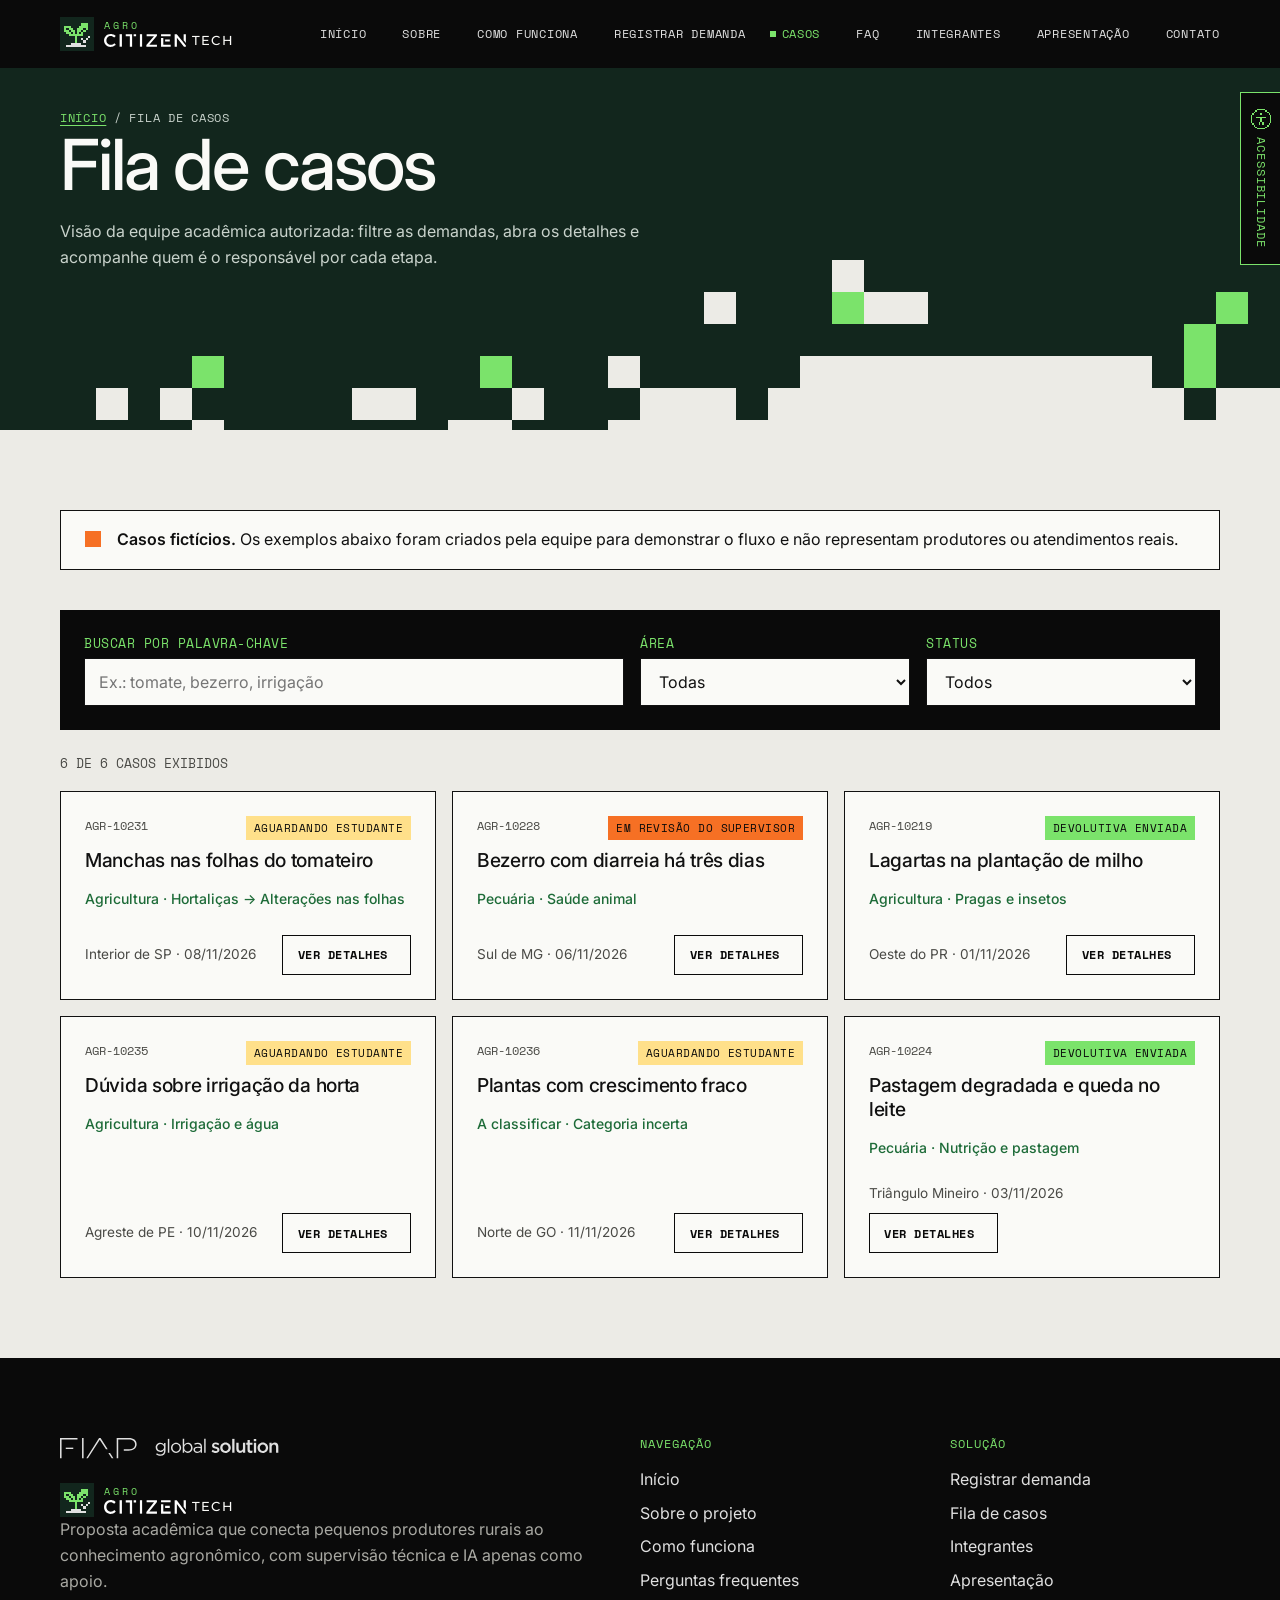
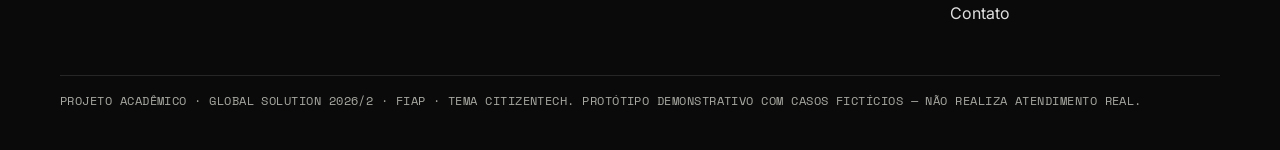
<file: casos.html>
<!DOCTYPE html>
<html lang="pt-BR">
<head>
  <meta charset="UTF-8">
  <meta name="viewport" content="width=device-width, initial-scale=1.0">
  <meta name="description" content="Protótipo da fila de casos: estudantes e supervisores filtram demandas fictícias por área e status e acompanham o histórico de cada atendimento.">
  <title>Fila de casos | Agro CitizenTech</title>
  <link rel="icon" href="assets/icons/logo.svg" type="image/svg+xml">
  <link rel="preconnect" href="https://fonts.googleapis.com">
  <link rel="preconnect" href="https://fonts.gstatic.com" crossorigin>
  <link href="https://fonts.googleapis.com/css2?family=Inter:wght@400;500;600&family=Montserrat:wght@500&family=Space+Mono:wght@400;700&display=swap" rel="stylesheet">
  <link rel="stylesheet" href="css/style.css">
  <script src="js/acessibilidade.js"></script>
</head>
<body>
  <a class="pular-conteudo" href="#conteudo">Pular para o conteúdo</a>

  <header class="cabecalho">
    <div class="container cabecalho__conteudo">
      <a class="logo" href="index.html" aria-label="Agro CitizenTech — página inicial">
        <img class="logo__marca" src="assets/icons/logo.svg" alt="" width="34" height="34">
        <span class="logo__texto">
          <span class="logo__agro">AGRO</span>
          <span class="logo__citizen"><img src="assets/icons/citizen.svg" alt="" width="82" height="13"><span class="logo__tech">TECH</span></span>
        </span>
      </a>

      <button class="menu-botao" type="button" aria-label="Abrir menu" aria-expanded="false" aria-controls="menu-principal">
        <span class="menu-botao__linha"></span>
        <span class="menu-botao__linha"></span>
        <span class="menu-botao__linha"></span>
      </button>

      <nav class="navegacao" id="menu-principal" aria-label="Menu principal">
        <ul class="navegacao__lista">
          <li><a class="navegacao__link" href="index.html">Início</a></li>
          <li><a class="navegacao__link" href="sobre.html">Sobre</a></li>
          <li><a class="navegacao__link" href="como-funciona.html">Como funciona</a></li>
          <li><a class="navegacao__link" href="registrar-demanda.html">Registrar demanda</a></li>
          <li><a class="navegacao__link" href="casos.html" aria-current="page">Casos</a></li>
          <li><a class="navegacao__link" href="faq.html">FAQ</a></li>
          <li><a class="navegacao__link" href="integrantes.html">Integrantes</a></li>
          <li><a class="navegacao__link" href="apresentacao.html">Apresentação</a></li>
          <li><a class="navegacao__link" href="contato.html">Contato</a></li>
        </ul>
      </nav>
    </div>
  </header>

  <main id="conteudo">
    <section class="pagina-topo tem-pixels" data-pixels="base" data-pixels-base="papel" data-pixels-destaque="neon">
      <div class="container">
        <p class="trilha"><a href="index.html">Início</a> / Fila de casos</p>
        <h1>Fila de casos</h1>
        <p>Visão da equipe acadêmica autorizada: filtre as demandas, abra os detalhes e acompanhe quem é o responsável por cada etapa.</p>
      </div>
    </section>

    <section class="secao" aria-labelledby="fila-titulo">
      <div class="container">
        <h2 id="fila-titulo" class="visualmente-oculto">Casos disponíveis</h2>
        <div class="aviso">
          <p><strong>Casos fictícios.</strong> Os exemplos abaixo foram criados pela equipe para demonstrar o fluxo e não representam produtores ou atendimentos reais.</p>
        </div>

        <form class="filtros" id="filtros-casos" role="search" aria-label="Filtrar casos">
          <div class="campo">
            <label for="busca-caso">Buscar por palavra-chave</label>
            <input type="search" id="busca-caso" name="busca" placeholder="Ex.: tomate, bezerro, irrigação">
          </div>
          <div class="campo">
            <label for="filtro-area">Área</label>
            <select id="filtro-area" name="area">
              <option value="todas">Todas</option>
              <option value="Agricultura">Agricultura</option>
              <option value="Pecuária">Pecuária</option>
              <option value="A classificar">A classificar</option>
            </select>
          </div>
          <div class="campo">
            <label for="filtro-status">Status</label>
            <select id="filtro-status" name="status">
              <option value="todos">Todos</option>
              <option value="aguardando">Aguardando estudante</option>
              <option value="revisao">Em revisão do supervisor</option>
              <option value="concluido">Devolutiva enviada</option>
            </select>
          </div>
        </form>

        <p class="filtros__resultado" id="resultado-casos" aria-live="polite"></p>
        <div class="grade grade--3" id="lista-casos"></div>
        <p class="sem-resultados" id="sem-casos" hidden>Nenhum caso encontrado com esses filtros. Tente outra palavra ou limpe os filtros.</p>
        <noscript><p class="aviso">Ative o JavaScript para visualizar a fila de casos.</p></noscript>
      </div>
    </section>

    <div class="modal" id="modal-caso" hidden>
      <div class="modal__fundo" data-fechar-modal></div>
      <div class="modal__caixa" role="dialog" aria-modal="true" aria-labelledby="modal-titulo">
        <button class="modal__fechar" type="button" aria-label="Fechar detalhes do caso" data-fechar-modal>&times;</button>
        <p class="caso__codigo" id="modal-codigo"></p>
        <h2 class="modal__titulo" id="modal-titulo"></h2>
        <p class="caso__categoria" id="modal-categoria"></p>
        <p id="modal-relato"></p>
        <h3>Histórico do atendimento</h3>
        <ol class="linha-tempo" id="modal-historico"></ol>
        <div class="mensagem-formulario mensagem-formulario--sucesso" id="modal-mensagem" role="status" hidden></div>
        <div class="grupo-botoes">
          <button class="botao" type="button" id="botao-interesse">Manifestar interesse</button>
          <button class="botao botao--secundario" type="button" data-fechar-modal>Fechar</button>
        </div>
      </div>
    </div>
  </main>

  <footer class="rodape">
    <div class="container">
      <div class="rodape__grade">
        <div>
          <img class="rodape__fiap" src="assets/icons/fiap-global-solution.svg" alt="FIAP global solution" width="220" height="21">
          <a class="logo" href="index.html" aria-label="Agro CitizenTech — página inicial">
            <img class="logo__marca" src="assets/icons/logo.svg" alt="" width="34" height="34">
            <span class="logo__texto">
              <span class="logo__agro">AGRO</span>
              <span class="logo__citizen"><img src="assets/icons/citizen.svg" alt="" width="82" height="13"><span class="logo__tech">TECH</span></span>
            </span>
          </a>
          <p>Proposta acadêmica que conecta pequenos produtores rurais ao conhecimento agronômico, com supervisão técnica e IA apenas como apoio.</p>
        </div>
        <div>
          <h2>Navegação</h2>
          <ul>
            <li><a href="index.html">Início</a></li>
            <li><a href="sobre.html">Sobre o projeto</a></li>
            <li><a href="como-funciona.html">Como funciona</a></li>
            <li><a href="faq.html">Perguntas frequentes</a></li>
          </ul>
        </div>
        <div>
          <h2>Solução</h2>
          <ul>
            <li><a href="registrar-demanda.html">Registrar demanda</a></li>
            <li><a href="casos.html">Fila de casos</a></li>
            <li><a href="integrantes.html">Integrantes</a></li>
            <li><a href="apresentacao.html">Apresentação</a></li>
            <li><a href="contato.html">Contato</a></li>
          </ul>
        </div>
      </div>
      <p class="rodape__final">Projeto acadêmico · Global Solution 2026/2 · FIAP · Tema CitizenTech. Protótipo demonstrativo com casos fictícios — não realiza atendimento real.</p>
    </div>
  </footer>

  <script src="js/script.js"></script>
  <script src="js/pixels.js"></script>
  <script src="js/casos.js"></script>
</body>
</html>
</file>
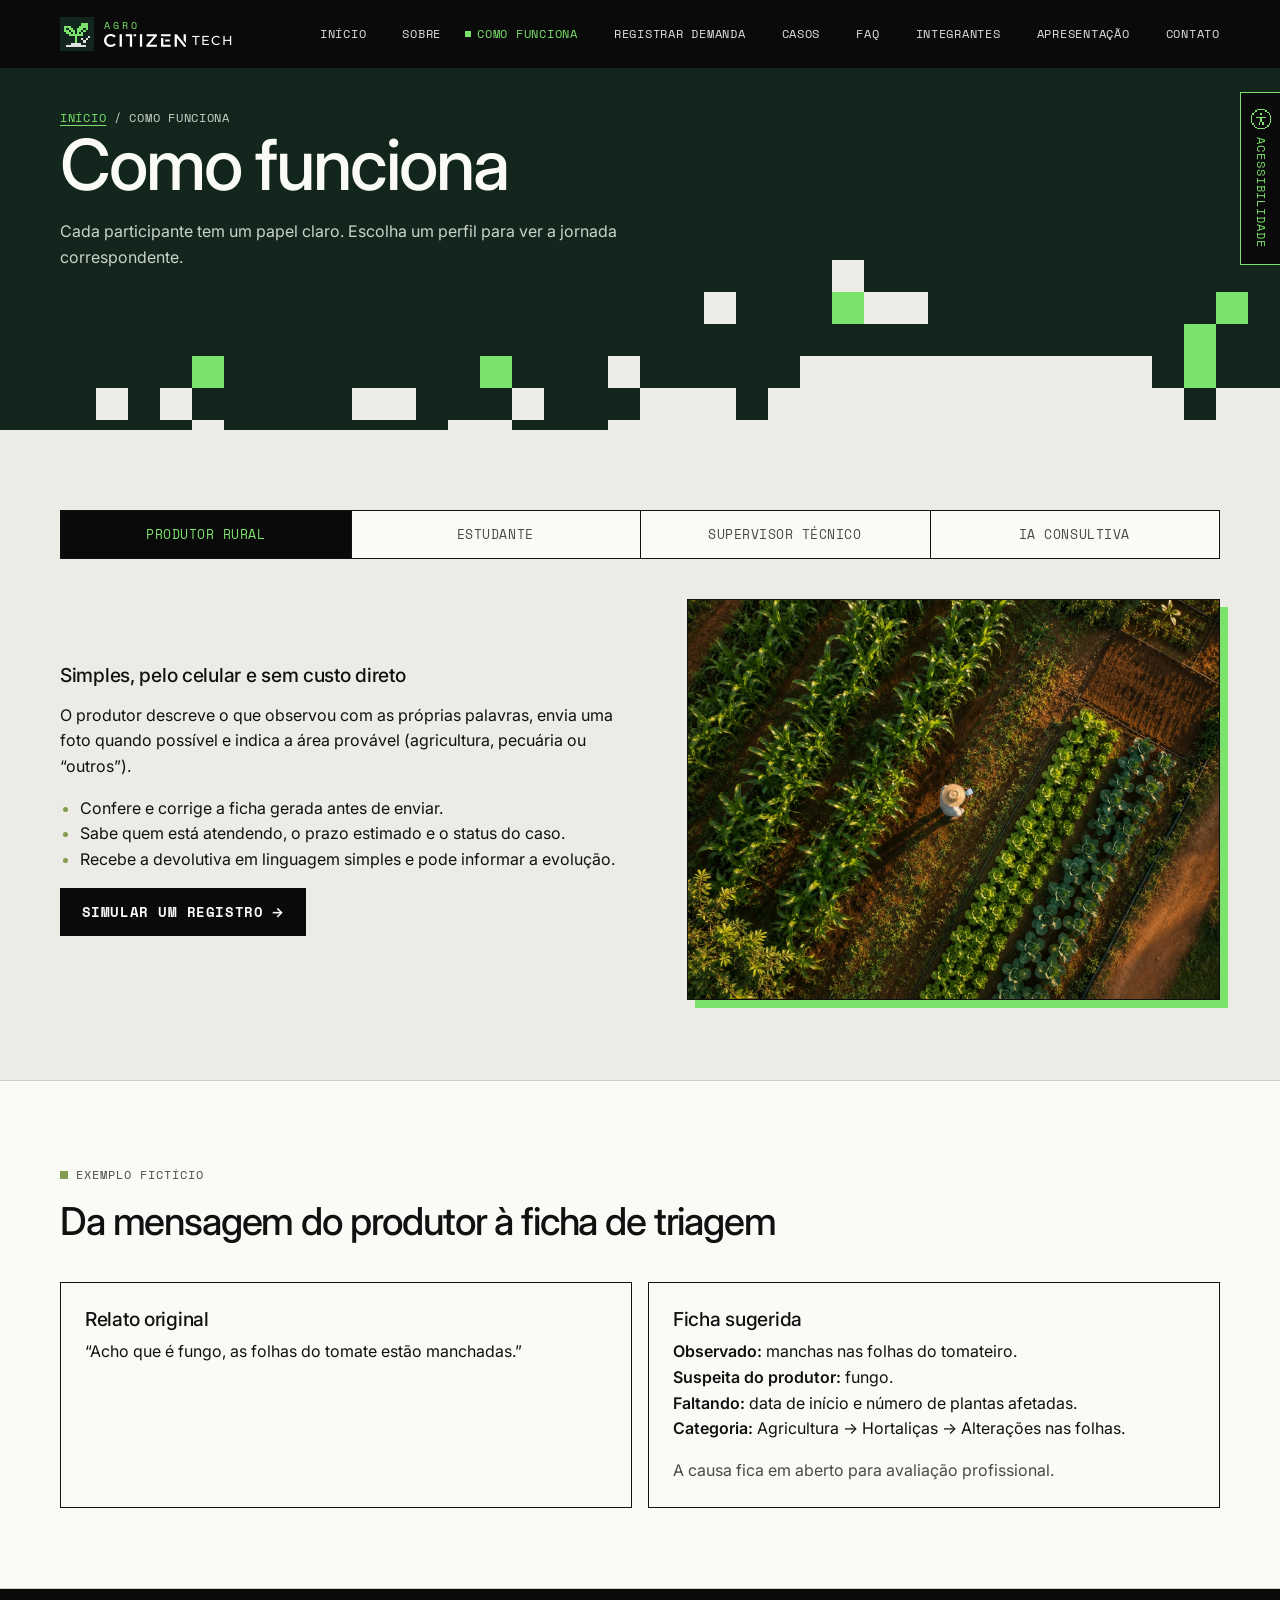
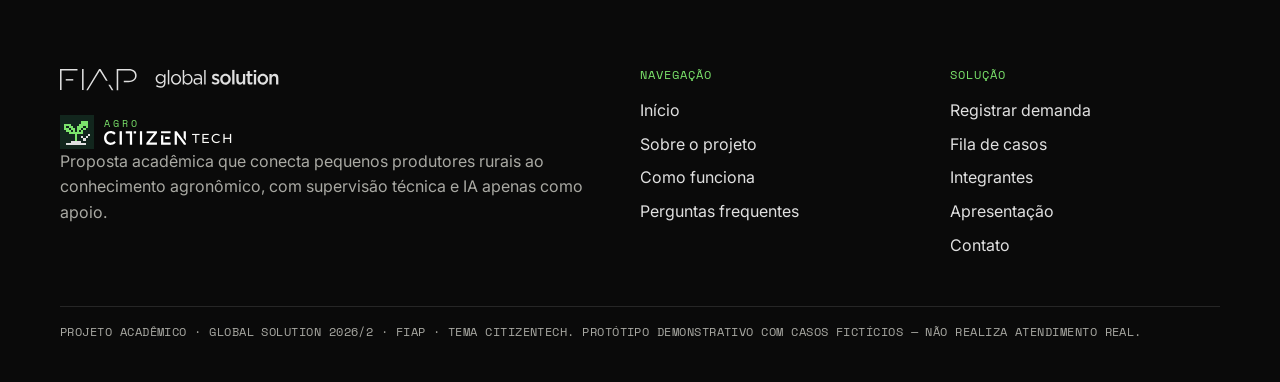
<file: como-funciona.html>
<!DOCTYPE html>
<html lang="pt-BR">
<head>
  <meta charset="UTF-8">
  <meta name="viewport" content="width=device-width, initial-scale=1.0">
  <meta name="description" content="Jornada do produtor, do estudante e do supervisor no Agro CitizenTech, e o papel da IA consultiva.">
  <title>Como funciona | Agro CitizenTech</title>
  <link rel="icon" href="assets/icons/logo.svg" type="image/svg+xml">
  <link rel="preconnect" href="https://fonts.googleapis.com">
  <link rel="preconnect" href="https://fonts.gstatic.com" crossorigin>
  <link href="https://fonts.googleapis.com/css2?family=Inter:wght@400;500;600&family=Montserrat:wght@500&family=Space+Mono:wght@400;700&display=swap" rel="stylesheet">
  <link rel="stylesheet" href="css/style.css">
  <script src="js/acessibilidade.js"></script>
</head>
<body>
  <a class="pular-conteudo" href="#conteudo">Pular para o conteúdo</a>

  <header class="cabecalho">
    <div class="container cabecalho__conteudo">
      <a class="logo" href="index.html" aria-label="Agro CitizenTech — página inicial">
        <img class="logo__marca" src="assets/icons/logo.svg" alt="" width="34" height="34">
        <span class="logo__texto">
          <span class="logo__agro">AGRO</span>
          <span class="logo__citizen"><img src="assets/icons/citizen.svg" alt="" width="82" height="13"><span class="logo__tech">TECH</span></span>
        </span>
      </a>

      <button class="menu-botao" type="button" aria-label="Abrir menu" aria-expanded="false" aria-controls="menu-principal">
        <span class="menu-botao__linha"></span>
        <span class="menu-botao__linha"></span>
        <span class="menu-botao__linha"></span>
      </button>

      <nav class="navegacao" id="menu-principal" aria-label="Menu principal">
        <ul class="navegacao__lista">
          <li><a class="navegacao__link" href="index.html">Início</a></li>
          <li><a class="navegacao__link" href="sobre.html">Sobre</a></li>
          <li><a class="navegacao__link" href="como-funciona.html" aria-current="page">Como funciona</a></li>
          <li><a class="navegacao__link" href="registrar-demanda.html">Registrar demanda</a></li>
          <li><a class="navegacao__link" href="casos.html">Casos</a></li>
          <li><a class="navegacao__link" href="faq.html">FAQ</a></li>
          <li><a class="navegacao__link" href="integrantes.html">Integrantes</a></li>
          <li><a class="navegacao__link" href="apresentacao.html">Apresentação</a></li>
          <li><a class="navegacao__link" href="contato.html">Contato</a></li>
        </ul>
      </nav>
    </div>
  </header>

  <main id="conteudo">
    <section class="pagina-topo tem-pixels" data-pixels="base" data-pixels-base="papel" data-pixels-destaque="neon">
      <div class="container">
        <p class="trilha"><a href="index.html">Início</a> / Como funciona</p>
        <h1>Como funciona</h1>
        <p>Cada participante tem um papel claro. Escolha um perfil para ver a jornada correspondente.</p>
      </div>
    </section>

    <section class="secao" aria-labelledby="jornadas-titulo">
      <div class="container">
        <h2 id="jornadas-titulo" class="visualmente-oculto">Jornadas por perfil</h2>
        <div class="abas" data-abas>
          <div class="abas__lista" role="tablist" aria-label="Perfis de participantes">
            <button class="abas__botao" type="button" role="tab" id="aba-produtor" aria-controls="painel-produtor" aria-selected="true">Produtor rural</button>
            <button class="abas__botao" type="button" role="tab" id="aba-estudante" aria-controls="painel-estudante" aria-selected="false" tabindex="-1">Estudante</button>
            <button class="abas__botao" type="button" role="tab" id="aba-supervisor" aria-controls="painel-supervisor" aria-selected="false" tabindex="-1">Supervisor técnico</button>
            <button class="abas__botao" type="button" role="tab" id="aba-ia" aria-controls="painel-ia" aria-selected="false" tabindex="-1">IA consultiva</button>
          </div>

          <div class="abas__painel" role="tabpanel" id="painel-produtor" aria-labelledby="aba-produtor" tabindex="0">
            <div class="bloco-midia">
              <div>
                <h3>Simples, pelo celular e sem custo direto</h3>
                <p>O produtor descreve o que observou com as próprias palavras, envia uma foto quando possível e indica a área provável (agricultura, pecuária ou “outros”).</p>
                <ul>
                  <li>Confere e corrige a ficha gerada antes de enviar.</li>
                  <li>Sabe quem está atendendo, o prazo estimado e o status do caso.</li>
                  <li>Recebe a devolutiva em linguagem simples e pode informar a evolução.</li>
                </ul>
                <a class="botao" href="registrar-demanda.html">Simular um registro</a>
              </div>
              <img class="bloco-midia__imagem" src="assets/images/produtor-vista-cima.webp" alt="Vista de cima de uma horta familiar: entre fileiras de milho, alface e repolho, um produtor de chapéu de palha consulta o celular" width="1448" height="1086">
            </div>
          </div>

          <div class="abas__painel" role="tabpanel" id="painel-estudante" aria-labelledby="aba-estudante" tabindex="0" hidden>
            <h3>Prática real com orientação</h3>
            <p>Estudantes com vínculo acadêmico verificado acessam a fila de casos autorizada, filtram por tema e manifestam interesse.</p>
            <ol class="passos">
              <li class="passo"><h4>Filtra a fila</h4><p>Por área, tema e status, conforme a sua formação.</p></li>
              <li class="passo"><h4>Manifesta interesse</h4><p>A equipe confirma a atribuição considerando a complexidade e a supervisão disponível.</p></li>
              <li class="passo"><h4>Prepara o retorno</h4><p>Organiza as evidências e ajuda a redigir a devolutiva, que nunca é publicada sem revisão.</p></li>
            </ol>
            <a class="botao" href="casos.html">Ver a fila de casos</a>
          </div>

          <div class="abas__painel" role="tabpanel" id="painel-supervisor" aria-labelledby="aba-supervisor" tabindex="0" hidden>
            <h3>Decisão técnica sempre humana</h3>
            <p>O profissional habilitado revisa o conteúdo preparado pelo estudante e decide entre devolutiva remota ou encaminhamento presencial.</p>
            <div class="tabela-container">
              <table class="tabela">
                <caption class="visualmente-oculto">Responsabilidades do supervisor técnico</caption>
                <thead><tr><th scope="col">Responsabilidade</th><th scope="col">Como a plataforma apoia</th></tr></thead>
                <tbody>
                  <tr><td>Revisar devolutivas</td><td>Fila de revisão com controle de carga e prazos.</td></tr>
                  <tr><td>Decidir encaminhamentos</td><td>Registro de autoria, versão e data de cada decisão.</td></tr>
                  <tr><td>Garantir continuidade</td><td>Todo caso ativo tem responsável; ausência bloqueia novas devolutivas até a reatribuição.</td></tr>
                </tbody>
              </table>
            </div>
          </div>

          <div class="abas__painel" role="tabpanel" id="painel-ia" aria-labelledby="aba-ia" tabindex="0" hidden>
            <h3>IA como apoio, nunca como decisão</h3>
            <div class="grade grade--2">
              <div class="card">
                <h4>O que a IA pode fazer</h4>
                <ul>
                  <li>Resumir relatos e organizar o histórico.</li>
                  <li>Indicar informações faltantes.</li>
                  <li>Sugerir área e tema para a classificação.</li>
                  <li>Localizar referências em uma base curada.</li>
                </ul>
              </div>
              <div class="card">
                <h4>O que a IA não faz</h4>
                <ul>
                  <li>Não substitui inspeção ou diagnóstico profissional.</li>
                  <li>Não libera prescrição, dosagem ou manejo de risco.</li>
                  <li>Não aprova, publica ou altera casos.</li>
                  <li>Não acessa o banco de dados diretamente.</li>
                </ul>
              </div>
            </div>
          </div>
        </div>
      </div>
    </section>

    <section class="secao secao--alternada" aria-labelledby="exemplo-titulo">
      <div class="container">
        <div class="secao__cabecalho">
          <span class="secao__rotulo">Exemplo fictício</span>
          <h2 id="exemplo-titulo">Da mensagem do produtor à ficha de triagem</h2>
        </div>
        <div class="grade grade--2">
          <article class="card">
            <h3>Relato original</h3>
            <p>“Acho que é fungo, as folhas do tomate estão manchadas.”</p>
          </article>
          <article class="card">
            <h3>Ficha sugerida</h3>
            <p><strong>Observado:</strong> manchas nas folhas do tomateiro.<br>
            <strong>Suspeita do produtor:</strong> fungo.<br>
            <strong>Faltando:</strong> data de início e número de plantas afetadas.<br>
            <strong>Categoria:</strong> Agricultura → Hortaliças → Alterações nas folhas.</p>
            <p class="texto-suave">A causa fica em aberto para avaliação profissional.</p>
          </article>
        </div>
      </div>
    </section>
  </main>

  <footer class="rodape">
    <div class="container">
      <div class="rodape__grade">
        <div>
          <img class="rodape__fiap" src="assets/icons/fiap-global-solution.svg" alt="FIAP global solution" width="220" height="21">
          <a class="logo" href="index.html" aria-label="Agro CitizenTech — página inicial">
            <img class="logo__marca" src="assets/icons/logo.svg" alt="" width="34" height="34">
            <span class="logo__texto">
              <span class="logo__agro">AGRO</span>
              <span class="logo__citizen"><img src="assets/icons/citizen.svg" alt="" width="82" height="13"><span class="logo__tech">TECH</span></span>
            </span>
          </a>
          <p>Proposta acadêmica que conecta pequenos produtores rurais ao conhecimento agronômico, com supervisão técnica e IA apenas como apoio.</p>
        </div>
        <div>
          <h2>Navegação</h2>
          <ul>
            <li><a href="index.html">Início</a></li>
            <li><a href="sobre.html">Sobre o projeto</a></li>
            <li><a href="como-funciona.html">Como funciona</a></li>
            <li><a href="faq.html">Perguntas frequentes</a></li>
          </ul>
        </div>
        <div>
          <h2>Solução</h2>
          <ul>
            <li><a href="registrar-demanda.html">Registrar demanda</a></li>
            <li><a href="casos.html">Fila de casos</a></li>
            <li><a href="integrantes.html">Integrantes</a></li>
            <li><a href="apresentacao.html">Apresentação</a></li>
            <li><a href="contato.html">Contato</a></li>
          </ul>
        </div>
      </div>
      <p class="rodape__final">Projeto acadêmico · Global Solution 2026/2 · FIAP · Tema CitizenTech. Protótipo demonstrativo com casos fictícios — não realiza atendimento real.</p>
    </div>
  </footer>

  <script src="js/script.js"></script>
  <script src="js/pixels.js"></script>
</body>
</html>
</file>
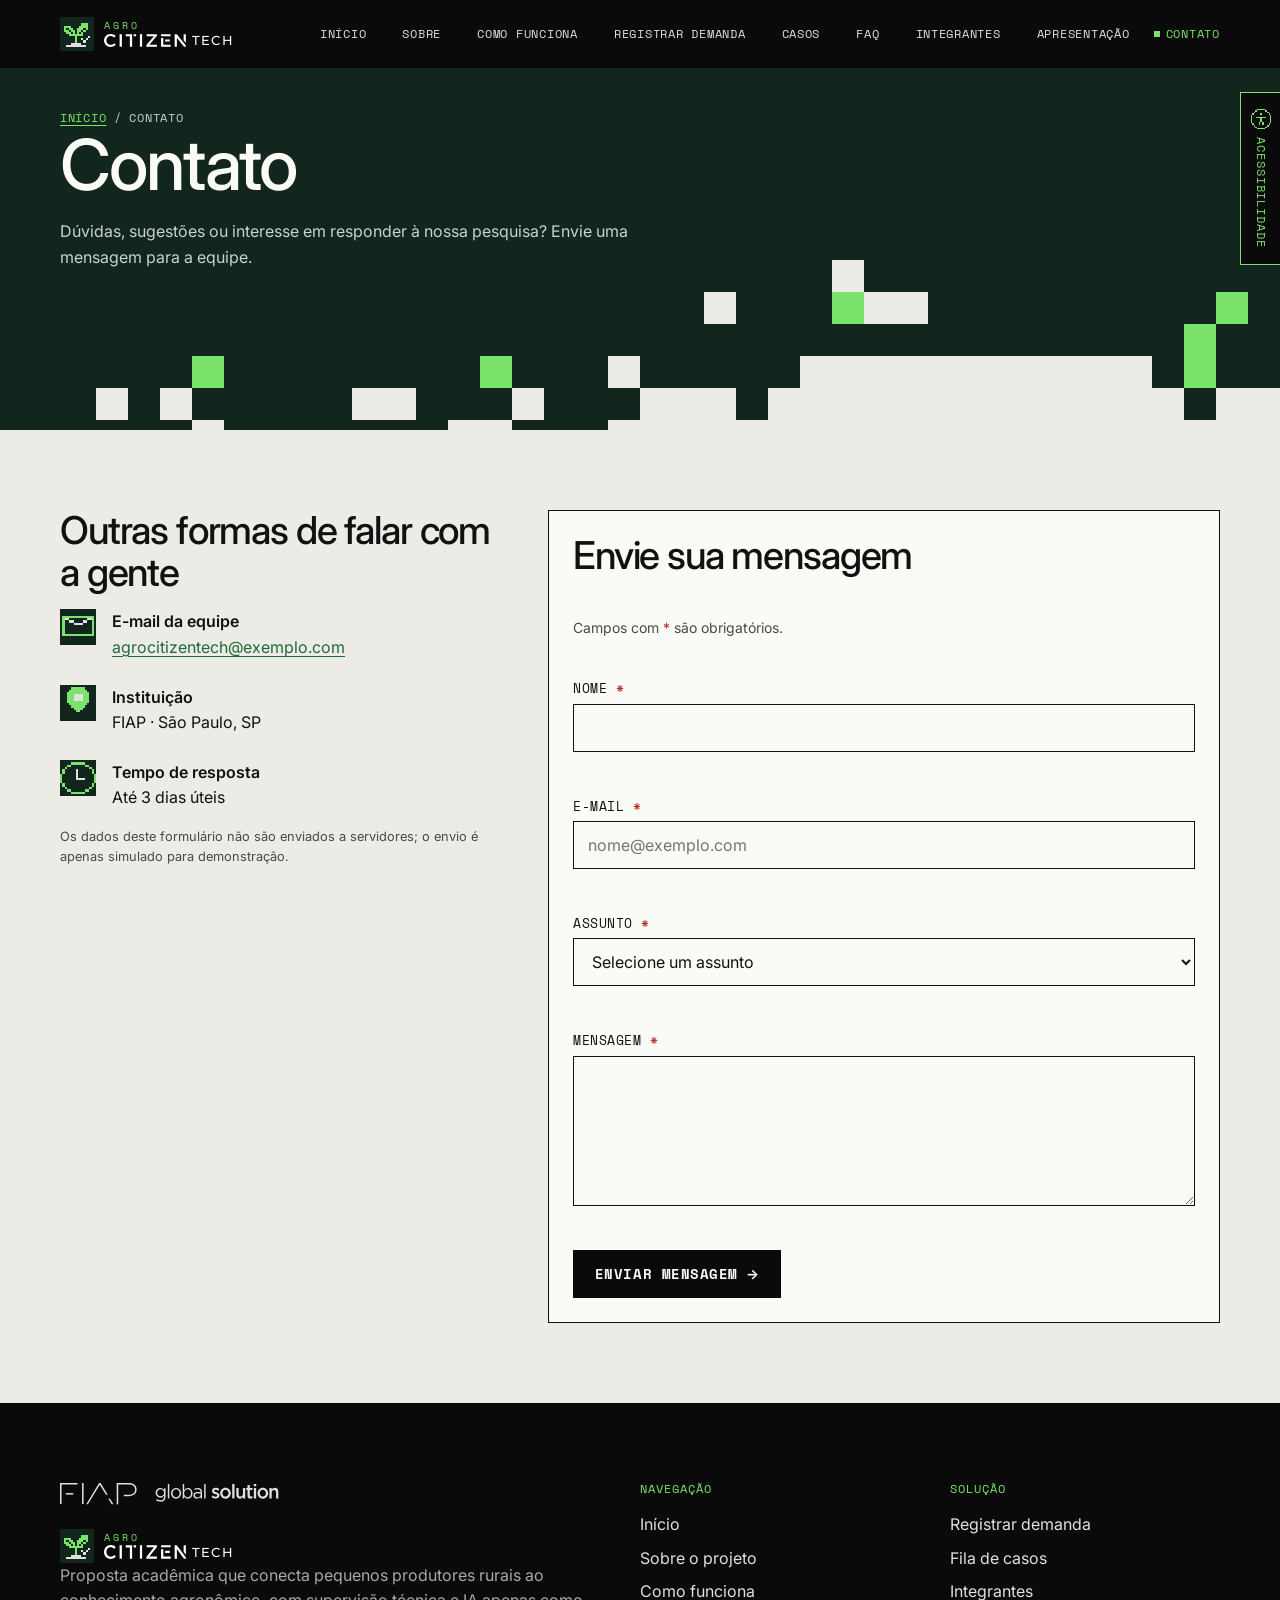
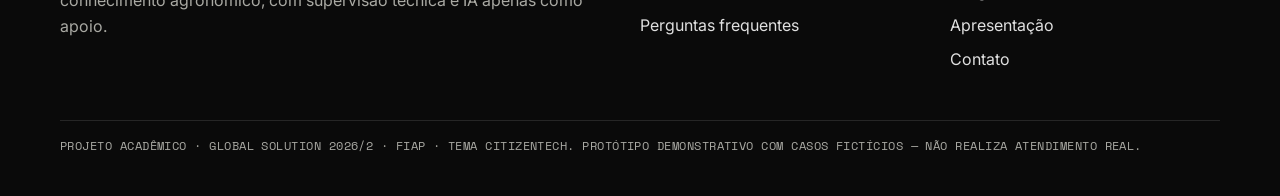
<file: contato.html>
<!DOCTYPE html>
<html lang="pt-BR">
<head>
  <meta charset="UTF-8">
  <meta name="viewport" content="width=device-width, initial-scale=1.0">
  <meta name="description" content="Fale com a equipe do Agro CitizenTech ou peça o link dos formulários de pesquisa.">
  <title>Contato | Agro CitizenTech</title>
  <link rel="icon" href="assets/icons/logo.svg" type="image/svg+xml">
  <link rel="preconnect" href="https://fonts.googleapis.com">
  <link rel="preconnect" href="https://fonts.gstatic.com" crossorigin>
  <link href="https://fonts.googleapis.com/css2?family=Inter:wght@400;500;600&family=Montserrat:wght@500&family=Space+Mono:wght@400;700&display=swap" rel="stylesheet">
  <link rel="stylesheet" href="css/style.css">
  <script src="js/acessibilidade.js"></script>
</head>
<body>
  <a class="pular-conteudo" href="#conteudo">Pular para o conteúdo</a>

  <header class="cabecalho">
    <div class="container cabecalho__conteudo">
      <a class="logo" href="index.html" aria-label="Agro CitizenTech — página inicial">
        <img class="logo__marca" src="assets/icons/logo.svg" alt="" width="34" height="34">
        <span class="logo__texto">
          <span class="logo__agro">AGRO</span>
          <span class="logo__citizen"><img src="assets/icons/citizen.svg" alt="" width="82" height="13"><span class="logo__tech">TECH</span></span>
        </span>
      </a>

      <button class="menu-botao" type="button" aria-label="Abrir menu" aria-expanded="false" aria-controls="menu-principal">
        <span class="menu-botao__linha"></span>
        <span class="menu-botao__linha"></span>
        <span class="menu-botao__linha"></span>
      </button>

      <nav class="navegacao" id="menu-principal" aria-label="Menu principal">
        <ul class="navegacao__lista">
          <li><a class="navegacao__link" href="index.html">Início</a></li>
          <li><a class="navegacao__link" href="sobre.html">Sobre</a></li>
          <li><a class="navegacao__link" href="como-funciona.html">Como funciona</a></li>
          <li><a class="navegacao__link" href="registrar-demanda.html">Registrar demanda</a></li>
          <li><a class="navegacao__link" href="casos.html">Casos</a></li>
          <li><a class="navegacao__link" href="faq.html">FAQ</a></li>
          <li><a class="navegacao__link" href="integrantes.html">Integrantes</a></li>
          <li><a class="navegacao__link" href="apresentacao.html">Apresentação</a></li>
          <li><a class="navegacao__link" href="contato.html" aria-current="page">Contato</a></li>
        </ul>
      </nav>
    </div>
  </header>

  <main id="conteudo">
    <section class="pagina-topo tem-pixels" data-pixels="base" data-pixels-base="papel" data-pixels-destaque="neon">
      <div class="container">
        <p class="trilha"><a href="index.html">Início</a> / Contato</p>
        <h1>Contato</h1>
        <p>Dúvidas, sugestões ou interesse em responder à nossa pesquisa? Envie uma mensagem para a equipe.</p>
      </div>
    </section>

    <section class="secao" aria-labelledby="contato-titulo">
      <div class="container contato-layout">
        <div>
          <h2>Outras formas de falar com a gente</h2>
          <ul class="contato-info">
            <li><img src="assets/icons/email.svg" alt=""><div><strong>E-mail da equipe</strong><br><a href="mailto:agrocitizentech@exemplo.com">agrocitizentech@exemplo.com</a></div></li>
            <li><img src="assets/icons/local.svg" alt=""><div><strong>Instituição</strong><br>FIAP · São Paulo, SP</div></li>
            <li><img src="assets/icons/relogio.svg" alt=""><div><strong>Tempo de resposta</strong><br>Até 3 dias úteis</div></li>
          </ul>
          <p class="nota-fonte">Os dados deste formulário não são enviados a servidores; o envio é apenas simulado para demonstração.</p>
        </div>

        <form class="formulario card" id="form-contato" novalidate>
          <h2 id="contato-titulo">Envie sua mensagem</h2>
          <p class="campo__dica">Campos com <span class="campo__obrigatorio">*</span> são obrigatórios.</p>

          <div class="campo">
            <label for="nome">Nome <span class="campo__obrigatorio" aria-hidden="true">*</span></label>
            <input type="text" id="nome" name="nome" autocomplete="name" required aria-describedby="nome-erro">
            <span class="campo__erro" id="nome-erro"></span>
          </div>

          <div class="campo">
            <label for="email">E-mail <span class="campo__obrigatorio" aria-hidden="true">*</span></label>
            <input type="email" id="email" name="email" autocomplete="email" required aria-describedby="email-erro" placeholder="nome@exemplo.com">
            <span class="campo__erro" id="email-erro"></span>
          </div>

          <div class="campo">
            <label for="assunto">Assunto <span class="campo__obrigatorio" aria-hidden="true">*</span></label>
            <select id="assunto" name="assunto" required aria-describedby="assunto-erro">
              <option value="">Selecione um assunto</option>
              <option value="pesquisa-produtor">Quero responder à pesquisa (produtor)</option>
              <option value="pesquisa-estudante">Quero responder à pesquisa (estudante/profissional)</option>
              <option value="parceria">Parceria com universidade ou cooperativa</option>
              <option value="duvida">Dúvida sobre o projeto</option>
              <option value="outro">Outro</option>
            </select>
            <span class="campo__erro" id="assunto-erro"></span>
          </div>

          <div class="campo">
            <label for="mensagem">Mensagem <span class="campo__obrigatorio" aria-hidden="true">*</span></label>
            <textarea id="mensagem" name="mensagem" required maxlength="1000" aria-describedby="mensagem-erro"></textarea>
            <span class="campo__erro" id="mensagem-erro"></span>
          </div>

          <div class="mensagem-formulario" id="contato-mensagem" role="status" aria-live="polite" hidden></div>

          <div class="grupo-botoes">
            <button class="botao" type="submit">Enviar mensagem</button>
          </div>
        </form>
      </div>
    </section>
  </main>

  <footer class="rodape">
    <div class="container">
      <div class="rodape__grade">
        <div>
          <img class="rodape__fiap" src="assets/icons/fiap-global-solution.svg" alt="FIAP global solution" width="220" height="21">
          <a class="logo" href="index.html" aria-label="Agro CitizenTech — página inicial">
            <img class="logo__marca" src="assets/icons/logo.svg" alt="" width="34" height="34">
            <span class="logo__texto">
              <span class="logo__agro">AGRO</span>
              <span class="logo__citizen"><img src="assets/icons/citizen.svg" alt="" width="82" height="13"><span class="logo__tech">TECH</span></span>
            </span>
          </a>
          <p>Proposta acadêmica que conecta pequenos produtores rurais ao conhecimento agronômico, com supervisão técnica e IA apenas como apoio.</p>
        </div>
        <div>
          <h2>Navegação</h2>
          <ul>
            <li><a href="index.html">Início</a></li>
            <li><a href="sobre.html">Sobre o projeto</a></li>
            <li><a href="como-funciona.html">Como funciona</a></li>
            <li><a href="faq.html">Perguntas frequentes</a></li>
          </ul>
        </div>
        <div>
          <h2>Solução</h2>
          <ul>
            <li><a href="registrar-demanda.html">Registrar demanda</a></li>
            <li><a href="casos.html">Fila de casos</a></li>
            <li><a href="integrantes.html">Integrantes</a></li>
            <li><a href="apresentacao.html">Apresentação</a></li>
            <li><a href="contato.html">Contato</a></li>
          </ul>
        </div>
      </div>
      <p class="rodape__final">Projeto acadêmico · Global Solution 2026/2 · FIAP · Tema CitizenTech. Protótipo demonstrativo com casos fictícios — não realiza atendimento real.</p>
    </div>
  </footer>

  <script src="js/script.js"></script>
  <script src="js/pixels.js"></script>
  <script src="js/contato.js"></script>
</body>
</html>
</file>
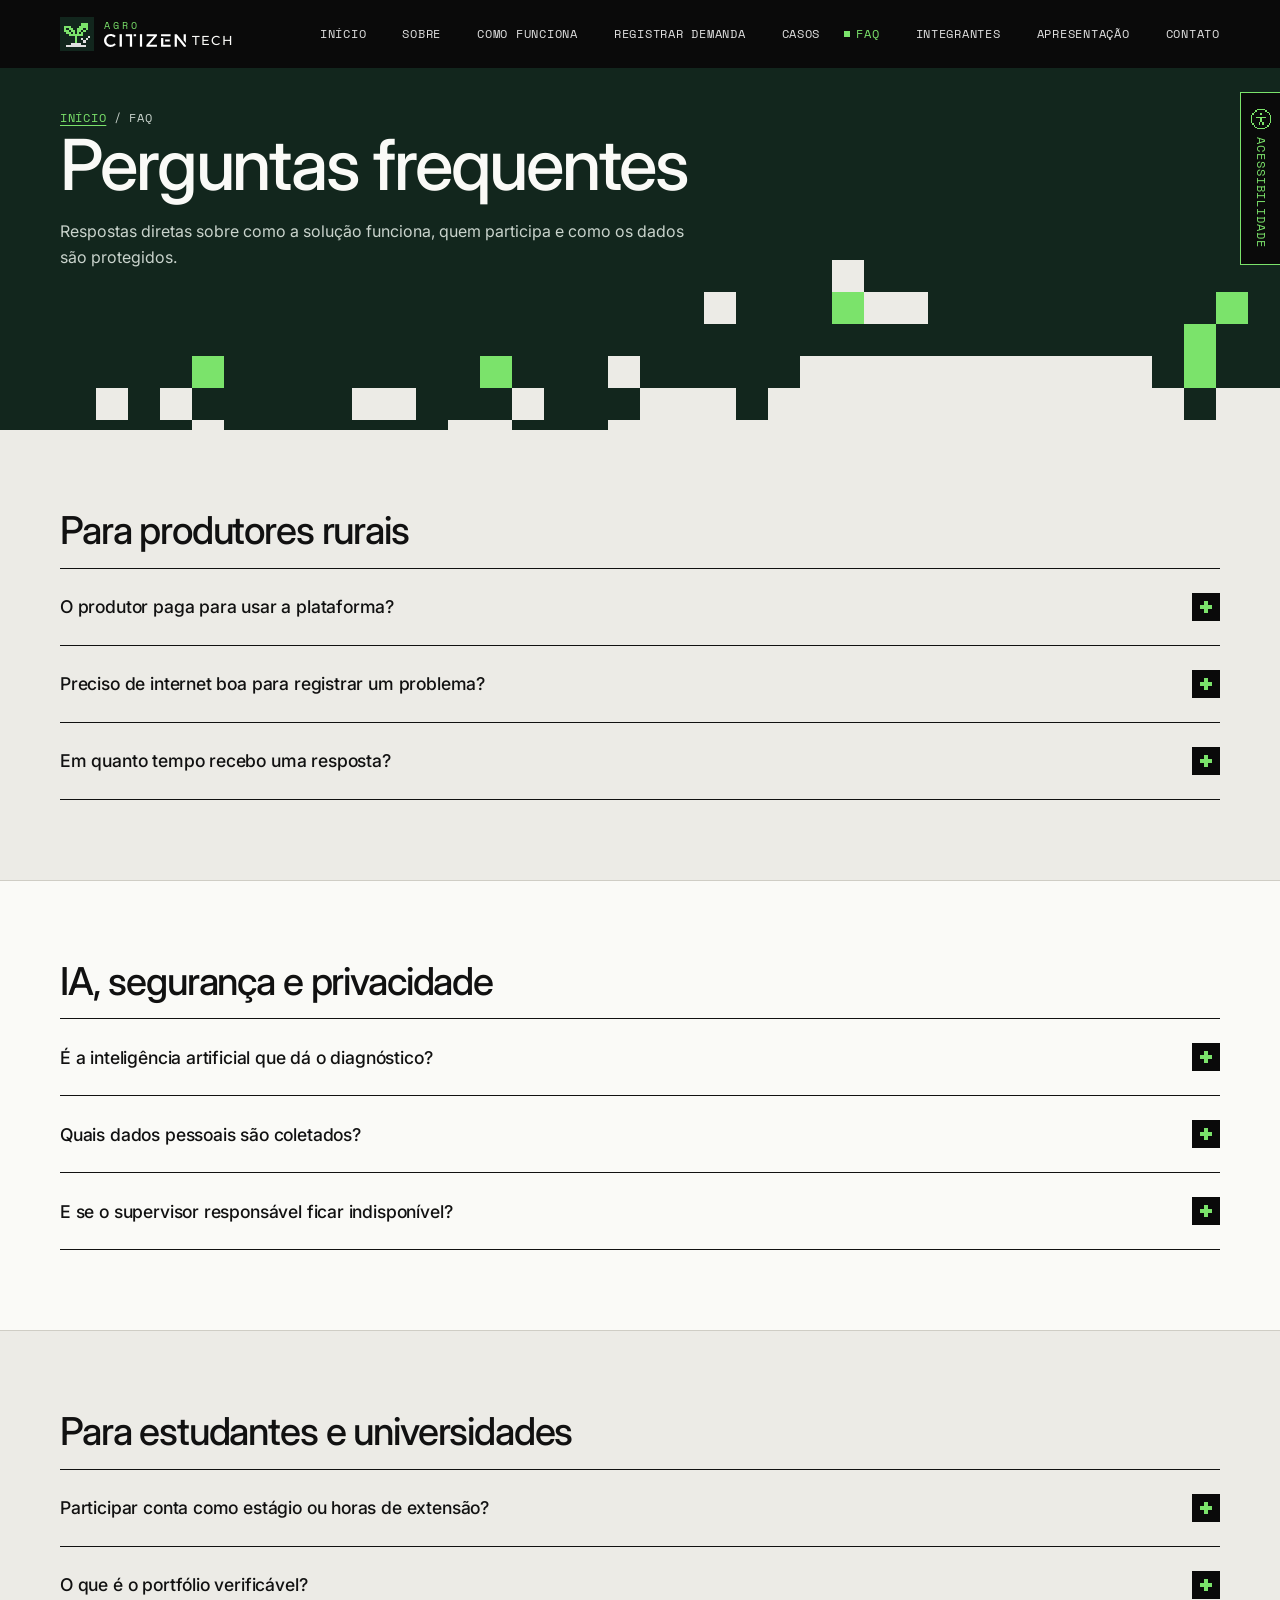
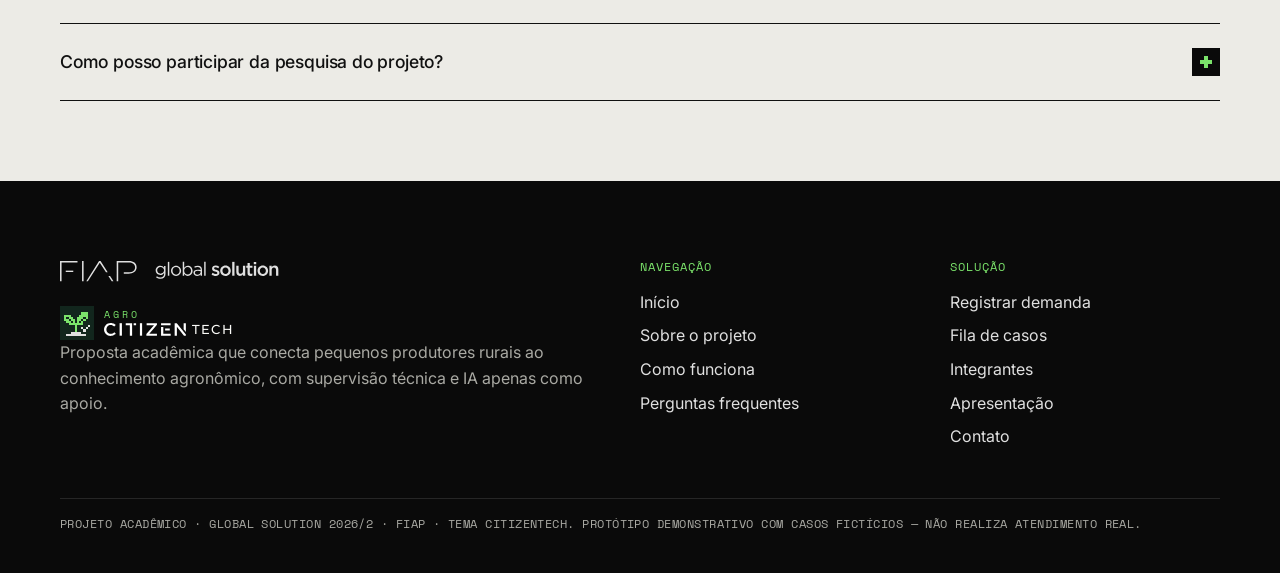
<file: faq.html>
<!DOCTYPE html>
<html lang="pt-BR">
<head>
  <meta charset="UTF-8">
  <meta name="viewport" content="width=device-width, initial-scale=1.0">
  <meta name="description" content="Dúvidas sobre custos, uso de IA, privacidade e participação no Agro CitizenTech.">
  <title>Perguntas frequentes | Agro CitizenTech</title>
  <link rel="icon" href="assets/icons/logo.svg" type="image/svg+xml">
  <link rel="preconnect" href="https://fonts.googleapis.com">
  <link rel="preconnect" href="https://fonts.gstatic.com" crossorigin>
  <link href="https://fonts.googleapis.com/css2?family=Inter:wght@400;500;600&family=Montserrat:wght@500&family=Space+Mono:wght@400;700&display=swap" rel="stylesheet">
  <link rel="stylesheet" href="css/style.css">
  <script src="js/acessibilidade.js"></script>
</head>
<body>
  <a class="pular-conteudo" href="#conteudo">Pular para o conteúdo</a>

  <header class="cabecalho">
    <div class="container cabecalho__conteudo">
      <a class="logo" href="index.html" aria-label="Agro CitizenTech — página inicial">
        <img class="logo__marca" src="assets/icons/logo.svg" alt="" width="34" height="34">
        <span class="logo__texto">
          <span class="logo__agro">AGRO</span>
          <span class="logo__citizen"><img src="assets/icons/citizen.svg" alt="" width="82" height="13"><span class="logo__tech">TECH</span></span>
        </span>
      </a>

      <button class="menu-botao" type="button" aria-label="Abrir menu" aria-expanded="false" aria-controls="menu-principal">
        <span class="menu-botao__linha"></span>
        <span class="menu-botao__linha"></span>
        <span class="menu-botao__linha"></span>
      </button>

      <nav class="navegacao" id="menu-principal" aria-label="Menu principal">
        <ul class="navegacao__lista">
          <li><a class="navegacao__link" href="index.html">Início</a></li>
          <li><a class="navegacao__link" href="sobre.html">Sobre</a></li>
          <li><a class="navegacao__link" href="como-funciona.html">Como funciona</a></li>
          <li><a class="navegacao__link" href="registrar-demanda.html">Registrar demanda</a></li>
          <li><a class="navegacao__link" href="casos.html">Casos</a></li>
          <li><a class="navegacao__link" href="faq.html" aria-current="page">FAQ</a></li>
          <li><a class="navegacao__link" href="integrantes.html">Integrantes</a></li>
          <li><a class="navegacao__link" href="apresentacao.html">Apresentação</a></li>
          <li><a class="navegacao__link" href="contato.html">Contato</a></li>
        </ul>
      </nav>
    </div>
  </header>

  <main id="conteudo">
    <section class="pagina-topo tem-pixels" data-pixels="base" data-pixels-base="papel" data-pixels-destaque="neon">
      <div class="container">
        <p class="trilha"><a href="index.html">Início</a> / FAQ</p>
        <h1>Perguntas frequentes</h1>
        <p>Respostas diretas sobre como a solução funciona, quem participa e como os dados são protegidos.</p>
      </div>
    </section>

    <section class="secao" aria-labelledby="faq-produtor">
      <div class="container">
        <h2 id="faq-produtor">Para produtores rurais</h2>
        <div class="acordeao" data-acordeao>
          <div class="acordeao__item">
            <h3 class="acordeao__titulo"><button class="acordeao__botao" type="button" aria-expanded="false" aria-controls="faq-1">O produtor paga para usar a plataforma?<span class="acordeao__icone" aria-hidden="true"></span></button></h3>
            <div class="acordeao__painel" id="faq-1" hidden><p>Não há cobrança direta ao produtor no modelo proposto. A triagem, a devolutiva supervisionada e o acompanhamento básico seriam financiados por uma instituição parceira. Esse custeio ainda precisa ser validado. Visitas, exames ou consultorias externas, se necessários, têm custo informado antes de qualquer contratação, que é sempre opcional.</p></div>
          </div>
          <div class="acordeao__item">
            <h3 class="acordeao__titulo"><button class="acordeao__botao" type="button" aria-expanded="false" aria-controls="faq-2">Preciso de internet boa para registrar um problema?<span class="acordeao__icone" aria-hidden="true"></span></button></h3>
            <div class="acordeao__painel" id="faq-2" hidden><p>A interface prioriza celular, linguagem simples e poucas etapas. O relato é salvo como rascunho no aparelho enquanto você escreve, para não se perder se a conexão cair. Fotos são opcionais e podem ser comprimidas.</p></div>
          </div>
          <div class="acordeao__item">
            <h3 class="acordeao__titulo"><button class="acordeao__botao" type="button" aria-expanded="false" aria-controls="faq-3">Em quanto tempo recebo uma resposta?<span class="acordeao__icone" aria-hidden="true"></span></button></h3>
            <div class="acordeao__painel" id="faq-3" hidden><p>A plataforma mostra quem está atendendo, o horário de operação e o prazo estimado de cada caso. Ela não é um canal de emergência: situações urgentes devem ser levadas aos serviços locais de assistência técnica.</p></div>
          </div>
        </div>
      </div>
    </section>

    <section class="secao secao--alternada" aria-labelledby="faq-ia">
      <div class="container">
        <h2 id="faq-ia">IA, segurança e privacidade</h2>
        <div class="acordeao" data-acordeao>
          <div class="acordeao__item">
            <h3 class="acordeao__titulo"><button class="acordeao__botao" type="button" aria-expanded="false" aria-controls="faq-4">É a inteligência artificial que dá o diagnóstico?<span class="acordeao__icone" aria-hidden="true"></span></button></h3>
            <div class="acordeao__painel" id="faq-4" hidden><p>Não. A IA apenas organiza o relato, aponta informações faltantes e sugere uma categoria. Qualquer orientação técnica ao produtor é revisada e aprovada por um profissional habilitado, identificado na devolutiva.</p></div>
          </div>
          <div class="acordeao__item">
            <h3 class="acordeao__titulo"><button class="acordeao__botao" type="button" aria-expanded="false" aria-controls="faq-5">Quais dados pessoais são coletados?<span class="acordeao__icone" aria-hidden="true"></span></button></h3>
            <div class="acordeao__painel" id="faq-5" hidden><p>Somente o necessário, seguindo a LGPD: região aproximada em vez de localização exata, sem CPF na pesquisa e com metadados removidos das fotos. Recrutadores e empresas nunca recebem o histórico privado do produtor.</p></div>
          </div>
          <div class="acordeao__item">
            <h3 class="acordeao__titulo"><button class="acordeao__botao" type="button" aria-expanded="false" aria-controls="faq-6">E se o supervisor responsável ficar indisponível?<span class="acordeao__icone" aria-hidden="true"></span></button></h3>
            <div class="acordeao__painel" id="faq-6" hidden><p>Todo caso ativo tem um responsável definido. Se o supervisor se ausentar, novas devolutivas técnicas ficam bloqueadas até a reatribuição, e o produtor é informado sobre a indisponibilidade.</p></div>
          </div>
        </div>
      </div>
    </section>

    <section class="secao" aria-labelledby="faq-estudante">
      <div class="container">
        <h2 id="faq-estudante">Para estudantes e universidades</h2>
        <div class="acordeao" data-acordeao>
          <div class="acordeao__item">
            <h3 class="acordeao__titulo"><button class="acordeao__botao" type="button" aria-expanded="false" aria-controls="faq-7">Participar conta como estágio ou horas de extensão?<span class="acordeao__icone" aria-hidden="true"></span></button></h3>
            <div class="acordeao__painel" id="faq-7" hidden><p>A plataforma pode apoiar a gestão dessas atividades, mas não concede créditos nem valida horas por conta própria. Essa decisão é da instituição de ensino, conforme o projeto pedagógico e a Lei do Estágio (Lei nº 11.788/2008).</p></div>
          </div>
          <div class="acordeao__item">
            <h3 class="acordeao__titulo"><button class="acordeao__botao" type="button" aria-expanded="false" aria-controls="faq-8">O que é o portfólio verificável?<span class="acordeao__icone" aria-hidden="true"></span></button></h3>
            <div class="acordeao__painel" id="faq-8" hidden><p>Na fase 2, cada experiência registra atividade, período, papel do estudante, evidências e quem validou. Ele comprova o registro avaliado, mas não equivale a habilitação profissional nem garante contratação. A publicação do perfil é opcional.</p></div>
          </div>
          <div class="acordeao__item">
            <h3 class="acordeao__titulo"><button class="acordeao__botao" type="button" aria-expanded="false" aria-controls="faq-9">Como posso participar da pesquisa do projeto?<span class="acordeao__icone" aria-hidden="true"></span></button></h3>
            <div class="acordeao__painel" id="faq-9" hidden><p>O grupo está aplicando dois formulários: um para produtores e proprietários rurais e outro para estudantes e profissionais de Agronomia. Use a <a href="contato.html">página de contato</a> para pedir o link do formulário adequado ao seu perfil.</p></div>
          </div>
        </div>
      </div>
    </section>
  </main>

  <footer class="rodape">
    <div class="container">
      <div class="rodape__grade">
        <div>
          <img class="rodape__fiap" src="assets/icons/fiap-global-solution.svg" alt="FIAP global solution" width="220" height="21">
          <a class="logo" href="index.html" aria-label="Agro CitizenTech — página inicial">
            <img class="logo__marca" src="assets/icons/logo.svg" alt="" width="34" height="34">
            <span class="logo__texto">
              <span class="logo__agro">AGRO</span>
              <span class="logo__citizen"><img src="assets/icons/citizen.svg" alt="" width="82" height="13"><span class="logo__tech">TECH</span></span>
            </span>
          </a>
          <p>Proposta acadêmica que conecta pequenos produtores rurais ao conhecimento agronômico, com supervisão técnica e IA apenas como apoio.</p>
        </div>
        <div>
          <h2>Navegação</h2>
          <ul>
            <li><a href="index.html">Início</a></li>
            <li><a href="sobre.html">Sobre o projeto</a></li>
            <li><a href="como-funciona.html">Como funciona</a></li>
            <li><a href="faq.html">Perguntas frequentes</a></li>
          </ul>
        </div>
        <div>
          <h2>Solução</h2>
          <ul>
            <li><a href="registrar-demanda.html">Registrar demanda</a></li>
            <li><a href="casos.html">Fila de casos</a></li>
            <li><a href="integrantes.html">Integrantes</a></li>
            <li><a href="apresentacao.html">Apresentação</a></li>
            <li><a href="contato.html">Contato</a></li>
          </ul>
        </div>
      </div>
      <p class="rodape__final">Projeto acadêmico · Global Solution 2026/2 · FIAP · Tema CitizenTech. Protótipo demonstrativo com casos fictícios — não realiza atendimento real.</p>
    </div>
  </footer>

  <script src="js/script.js"></script>
  <script src="js/pixels.js"></script>
</body>
</html>
</file>
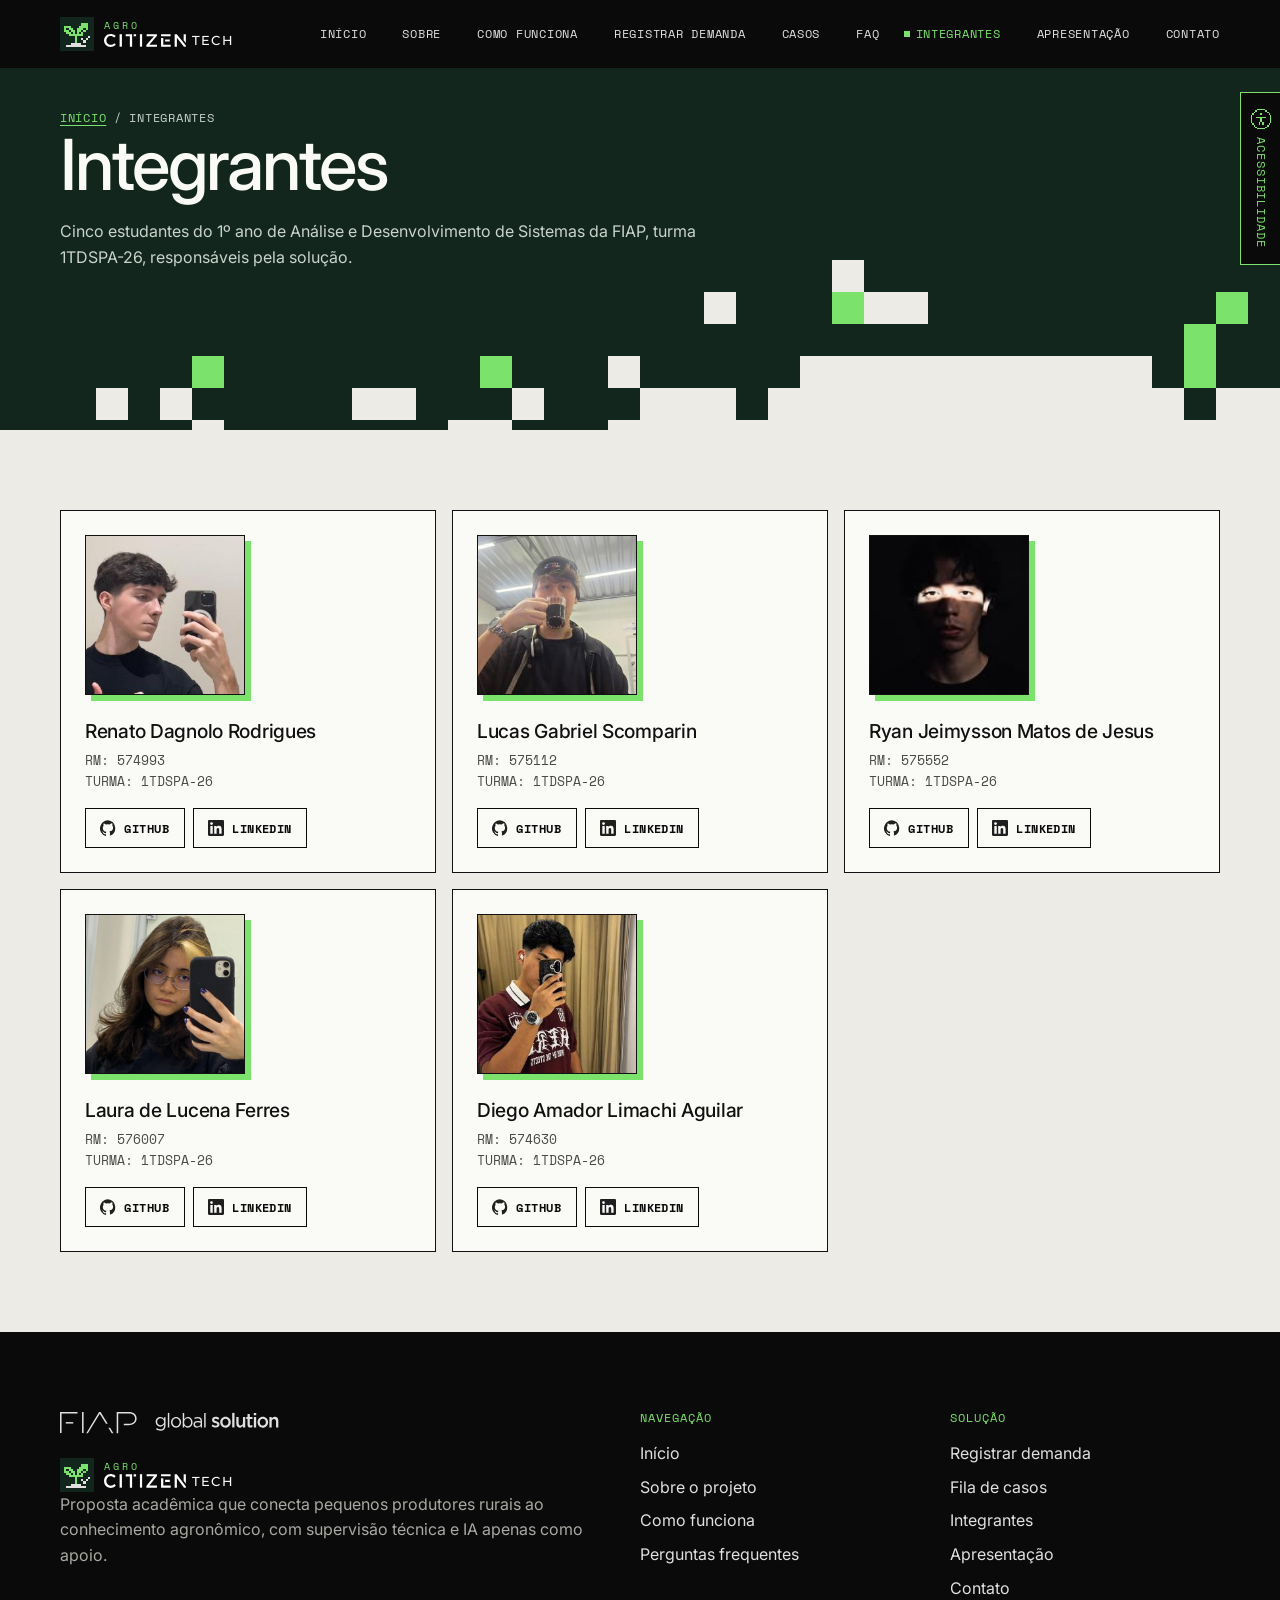
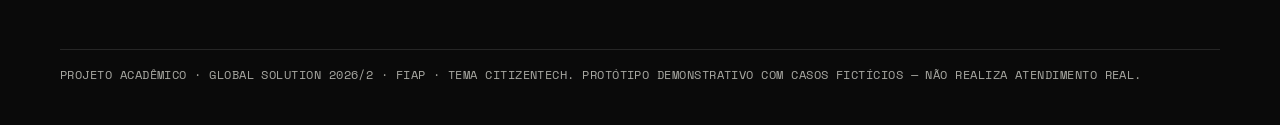
<file: integrantes.html>
<!DOCTYPE html>
<html lang="pt-BR">
<head>
  <meta charset="UTF-8">
  <meta name="viewport" content="width=device-width, initial-scale=1.0">
  <meta name="description" content="Conheça a equipe que desenvolveu o Agro CitizenTech.">
  <title>Integrantes | Agro CitizenTech</title>
  <link rel="icon" href="assets/icons/logo.svg" type="image/svg+xml">
  <link rel="preconnect" href="https://fonts.googleapis.com">
  <link rel="preconnect" href="https://fonts.gstatic.com" crossorigin>
  <link href="https://fonts.googleapis.com/css2?family=Inter:wght@400;500;600&family=Montserrat:wght@500&family=Space+Mono:wght@400;700&display=swap" rel="stylesheet">
  <link rel="stylesheet" href="css/style.css">
  <script src="js/acessibilidade.js"></script>
</head>
<body>
  <a class="pular-conteudo" href="#conteudo">Pular para o conteúdo</a>

  <header class="cabecalho">
    <div class="container cabecalho__conteudo">
      <a class="logo" href="index.html" aria-label="Agro CitizenTech — página inicial">
        <img class="logo__marca" src="assets/icons/logo.svg" alt="" width="34" height="34">
        <span class="logo__texto">
          <span class="logo__agro">AGRO</span>
          <span class="logo__citizen"><img src="assets/icons/citizen.svg" alt="" width="82" height="13"><span class="logo__tech">TECH</span></span>
        </span>
      </a>

      <button class="menu-botao" type="button" aria-label="Abrir menu" aria-expanded="false" aria-controls="menu-principal">
        <span class="menu-botao__linha"></span>
        <span class="menu-botao__linha"></span>
        <span class="menu-botao__linha"></span>
      </button>

      <nav class="navegacao" id="menu-principal" aria-label="Menu principal">
        <ul class="navegacao__lista">
          <li><a class="navegacao__link" href="index.html">Início</a></li>
          <li><a class="navegacao__link" href="sobre.html">Sobre</a></li>
          <li><a class="navegacao__link" href="como-funciona.html">Como funciona</a></li>
          <li><a class="navegacao__link" href="registrar-demanda.html">Registrar demanda</a></li>
          <li><a class="navegacao__link" href="casos.html">Casos</a></li>
          <li><a class="navegacao__link" href="faq.html">FAQ</a></li>
          <li><a class="navegacao__link" href="integrantes.html" aria-current="page">Integrantes</a></li>
          <li><a class="navegacao__link" href="apresentacao.html">Apresentação</a></li>
          <li><a class="navegacao__link" href="contato.html">Contato</a></li>
        </ul>
      </nav>
    </div>
  </header>

  <main id="conteudo">
    <section class="pagina-topo tem-pixels" data-pixels="base" data-pixels-base="papel" data-pixels-destaque="neon">
      <div class="container">
        <p class="trilha"><a href="index.html">Início</a> / Integrantes</p>
        <h1>Integrantes</h1>
        <p>Cinco estudantes do 1º ano de Análise e Desenvolvimento de Sistemas da FIAP, turma 1TDSPA-26, responsáveis pela solução.</p>
      </div>
    </section>

    <section class="secao" aria-labelledby="equipe-titulo">
      <div class="container">
        <h2 id="equipe-titulo" class="visualmente-oculto">Equipe</h2>
        <div class="grade grade--3">
          <article class="card integrante">
            <img class="integrante__foto" src="assets/images/renato-dagnolo.jpg" alt="Foto de Renato Dagnolo Rodrigues" width="160" height="160">
            <h3>Renato Dagnolo Rodrigues</h3>
            <ul class="integrante__dados">
              <li>RM: 574993</li>
              <li>Turma: 1TDSPA-26</li>
            </ul>
            <div class="integrante__links">
              <a class="botao botao--secundario botao--pequeno" href="https://github.com/redagnolo" target="_blank" rel="noopener noreferrer"><img src="assets/icons/github.svg" alt="">GitHub<span class="visualmente-oculto"> de Renato Dagnolo Rodrigues (abre em nova aba)</span></a>
              <a class="botao botao--secundario botao--pequeno" href="https://www.linkedin.com/in/redagnolo/" target="_blank" rel="noopener noreferrer"><img src="assets/icons/linkedin.svg" alt="">LinkedIn<span class="visualmente-oculto"> de Renato Dagnolo Rodrigues (abre em nova aba)</span></a>
            </div>
          </article>
          <article class="card integrante">
            <img class="integrante__foto" src="assets/images/lucas-scomparin.jpg" alt="Foto de Lucas Gabriel Scomparin" width="160" height="160">
            <h3>Lucas Gabriel Scomparin</h3>
            <ul class="integrante__dados">
              <li>RM: 575112</li>
              <li>Turma: 1TDSPA-26</li>
            </ul>
            <div class="integrante__links">
              <a class="botao botao--secundario botao--pequeno" href="https://github.com/LucScomparin" target="_blank" rel="noopener noreferrer"><img src="assets/icons/github.svg" alt="">GitHub<span class="visualmente-oculto"> de Lucas Gabriel Scomparin (abre em nova aba)</span></a>
              <a class="botao botao--secundario botao--pequeno" href="https://www.linkedin.com/in/lucas-scomparin/" target="_blank" rel="noopener noreferrer"><img src="assets/icons/linkedin.svg" alt="">LinkedIn<span class="visualmente-oculto"> de Lucas Gabriel Scomparin (abre em nova aba)</span></a>
            </div>
          </article>
          <article class="card integrante">
            <img class="integrante__foto" src="assets/images/ryan-jeimysson.jpg" alt="Foto de Ryan Jeimysson Matos de Jesus" width="160" height="160">
            <h3>Ryan Jeimysson Matos de Jesus</h3>
            <ul class="integrante__dados">
              <li>RM: 575552</li>
              <li>Turma: 1TDSPA-26</li>
            </ul>
            <div class="integrante__links">
              <a class="botao botao--secundario botao--pequeno" href="https://github.com/ryanjeimysson" target="_blank" rel="noopener noreferrer"><img src="assets/icons/github.svg" alt="">GitHub<span class="visualmente-oculto"> de Ryan Jeimysson Matos de Jesus (abre em nova aba)</span></a>
              <a class="botao botao--secundario botao--pequeno" href="https://www.linkedin.com/in/ryanjeimysson/" target="_blank" rel="noopener noreferrer"><img src="assets/icons/linkedin.svg" alt="">LinkedIn<span class="visualmente-oculto"> de Ryan Jeimysson Matos de Jesus (abre em nova aba)</span></a>
            </div>
          </article>
          <article class="card integrante">
            <img class="integrante__foto" src="assets/images/laura-ferres.png" alt="Foto de Laura de Lucena Ferres" width="160" height="160">
            <h3>Laura de Lucena Ferres</h3>
            <ul class="integrante__dados">
              <li>RM: 576007</li>
              <li>Turma: 1TDSPA-26</li>
            </ul>
            <div class="integrante__links">
              <a class="botao botao--secundario botao--pequeno" href="https://github.com/LauraLFerres" target="_blank" rel="noopener noreferrer"><img src="assets/icons/github.svg" alt="">GitHub<span class="visualmente-oculto"> de Laura de Lucena Ferres (abre em nova aba)</span></a>
              <a class="botao botao--secundario botao--pequeno" href="https://www.linkedin.com/in/laura-ferres/" target="_blank" rel="noopener noreferrer"><img src="assets/icons/linkedin.svg" alt="">LinkedIn<span class="visualmente-oculto"> de Laura de Lucena Ferres (abre em nova aba)</span></a>
            </div>
          </article>
          <article class="card integrante">
            <img class="integrante__foto" src="assets/images/diego-limachi.jpg" alt="Foto de Diego Amador Limachi Aguilar" width="160" height="160">
            <h3>Diego Amador Limachi Aguilar</h3>
            <ul class="integrante__dados">
              <li>RM: 574630</li>
              <li>Turma: 1TDSPA-26</li>
            </ul>
            <div class="integrante__links">
              <a class="botao botao--secundario botao--pequeno" href="https://github.com/amadordiego168-source" target="_blank" rel="noopener noreferrer"><img src="assets/icons/github.svg" alt="">GitHub<span class="visualmente-oculto"> de Diego Amador Limachi Aguilar (abre em nova aba)</span></a>
              <a class="botao botao--secundario botao--pequeno" href="https://www.linkedin.com/in/diego-amador-limachi-aguilar-895291435/" target="_blank" rel="noopener noreferrer"><img src="assets/icons/linkedin.svg" alt="">LinkedIn<span class="visualmente-oculto"> de Diego Amador Limachi Aguilar (abre em nova aba)</span></a>
            </div>
          </article>
        </div>
      </div>
    </section>
  </main>

  <footer class="rodape">
    <div class="container">
      <div class="rodape__grade">
        <div>
          <img class="rodape__fiap" src="assets/icons/fiap-global-solution.svg" alt="FIAP global solution" width="220" height="21">
          <a class="logo" href="index.html" aria-label="Agro CitizenTech — página inicial">
            <img class="logo__marca" src="assets/icons/logo.svg" alt="" width="34" height="34">
            <span class="logo__texto">
              <span class="logo__agro">AGRO</span>
              <span class="logo__citizen"><img src="assets/icons/citizen.svg" alt="" width="82" height="13"><span class="logo__tech">TECH</span></span>
            </span>
          </a>
          <p>Proposta acadêmica que conecta pequenos produtores rurais ao conhecimento agronômico, com supervisão técnica e IA apenas como apoio.</p>
        </div>
        <div>
          <h2>Navegação</h2>
          <ul>
            <li><a href="index.html">Início</a></li>
            <li><a href="sobre.html">Sobre o projeto</a></li>
            <li><a href="como-funciona.html">Como funciona</a></li>
            <li><a href="faq.html">Perguntas frequentes</a></li>
          </ul>
        </div>
        <div>
          <h2>Solução</h2>
          <ul>
            <li><a href="registrar-demanda.html">Registrar demanda</a></li>
            <li><a href="casos.html">Fila de casos</a></li>
            <li><a href="integrantes.html">Integrantes</a></li>
            <li><a href="apresentacao.html">Apresentação</a></li>
            <li><a href="contato.html">Contato</a></li>
          </ul>
        </div>
      </div>
      <p class="rodape__final">Projeto acadêmico · Global Solution 2026/2 · FIAP · Tema CitizenTech. Protótipo demonstrativo com casos fictícios — não realiza atendimento real.</p>
    </div>
  </footer>

  <script src="js/script.js"></script>
  <script src="js/pixels.js"></script>
</body>
</html>
</file>
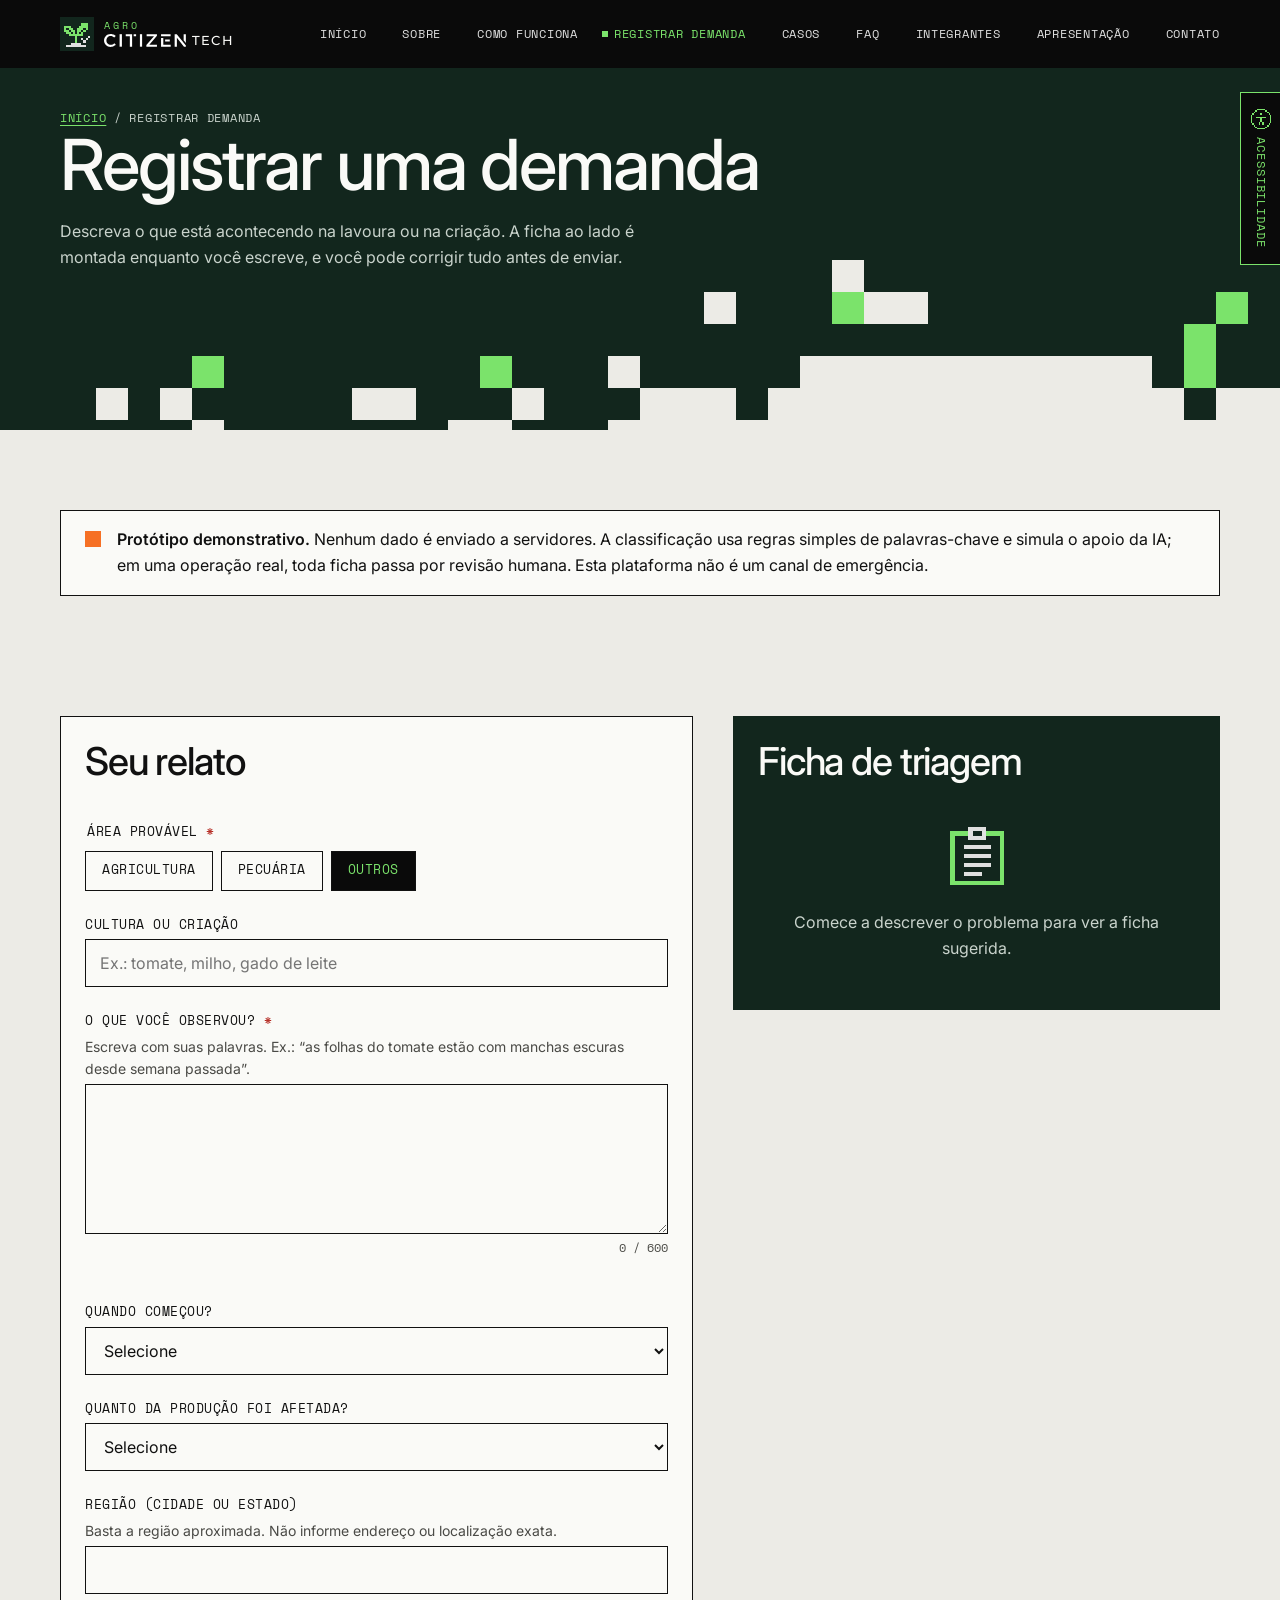
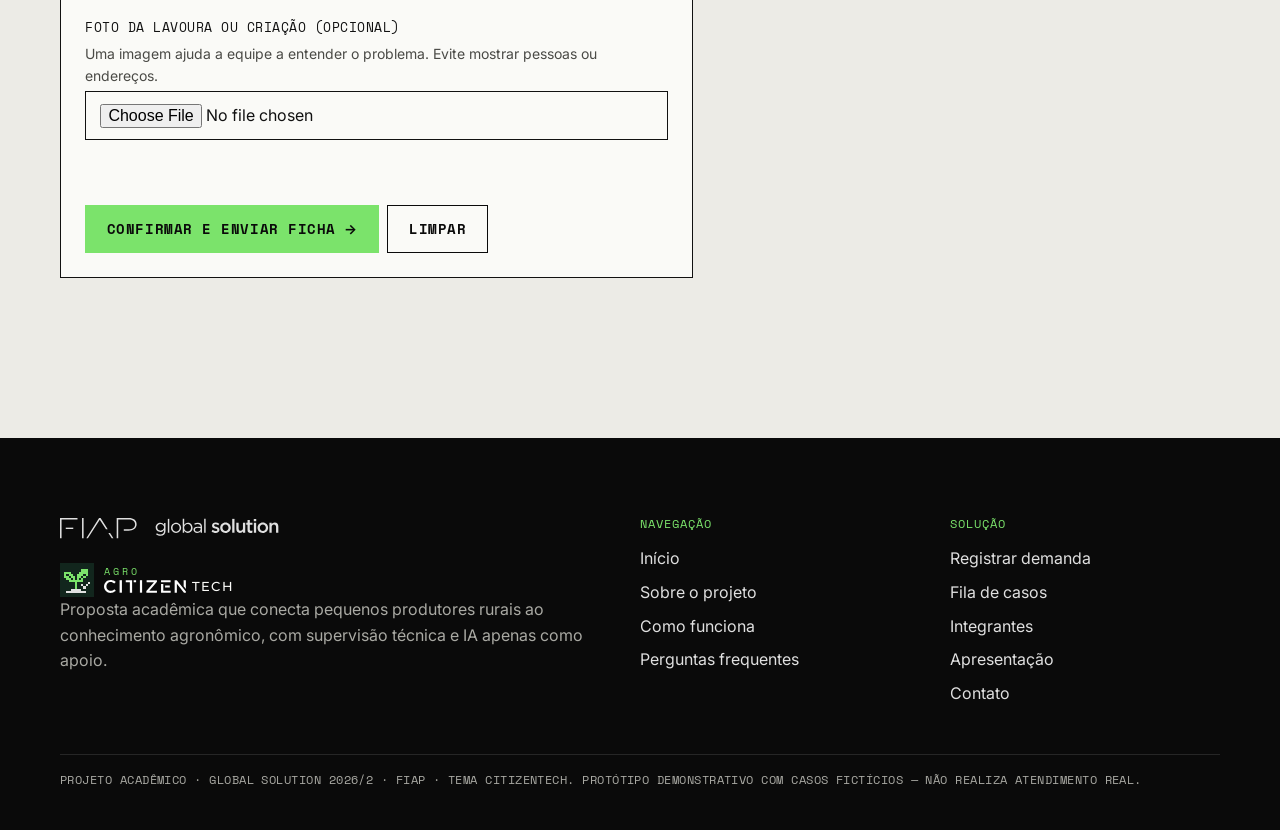
<file: registrar-demanda.html>
<!DOCTYPE html>
<html lang="pt-BR">
<head>
  <meta charset="UTF-8">
  <meta name="viewport" content="width=device-width, initial-scale=1.0">
  <meta name="description" content="Protótipo navegável: o produtor descreve o problema e recebe uma ficha de triagem com área sugerida e informações faltantes.">
  <title>Registrar demanda | Agro CitizenTech</title>
  <link rel="icon" href="assets/icons/logo.svg" type="image/svg+xml">
  <link rel="preconnect" href="https://fonts.googleapis.com">
  <link rel="preconnect" href="https://fonts.gstatic.com" crossorigin>
  <link href="https://fonts.googleapis.com/css2?family=Inter:wght@400;500;600&family=Montserrat:wght@500&family=Space+Mono:wght@400;700&display=swap" rel="stylesheet">
  <link rel="stylesheet" href="css/style.css">
  <script src="js/acessibilidade.js"></script>
</head>
<body>
  <a class="pular-conteudo" href="#conteudo">Pular para o conteúdo</a>

  <header class="cabecalho">
    <div class="container cabecalho__conteudo">
      <a class="logo" href="index.html" aria-label="Agro CitizenTech — página inicial">
        <img class="logo__marca" src="assets/icons/logo.svg" alt="" width="34" height="34">
        <span class="logo__texto">
          <span class="logo__agro">AGRO</span>
          <span class="logo__citizen"><img src="assets/icons/citizen.svg" alt="" width="82" height="13"><span class="logo__tech">TECH</span></span>
        </span>
      </a>

      <button class="menu-botao" type="button" aria-label="Abrir menu" aria-expanded="false" aria-controls="menu-principal">
        <span class="menu-botao__linha"></span>
        <span class="menu-botao__linha"></span>
        <span class="menu-botao__linha"></span>
      </button>

      <nav class="navegacao" id="menu-principal" aria-label="Menu principal">
        <ul class="navegacao__lista">
          <li><a class="navegacao__link" href="index.html">Início</a></li>
          <li><a class="navegacao__link" href="sobre.html">Sobre</a></li>
          <li><a class="navegacao__link" href="como-funciona.html">Como funciona</a></li>
          <li><a class="navegacao__link" href="registrar-demanda.html" aria-current="page">Registrar demanda</a></li>
          <li><a class="navegacao__link" href="casos.html">Casos</a></li>
          <li><a class="navegacao__link" href="faq.html">FAQ</a></li>
          <li><a class="navegacao__link" href="integrantes.html">Integrantes</a></li>
          <li><a class="navegacao__link" href="apresentacao.html">Apresentação</a></li>
          <li><a class="navegacao__link" href="contato.html">Contato</a></li>
        </ul>
      </nav>
    </div>
  </header>

  <main id="conteudo">
    <section class="pagina-topo tem-pixels" data-pixels="base" data-pixels-base="papel" data-pixels-destaque="neon">
      <div class="container">
        <p class="trilha"><a href="index.html">Início</a> / Registrar demanda</p>
        <h1>Registrar uma demanda</h1>
        <p>Descreva o que está acontecendo na lavoura ou na criação. A ficha ao lado é montada enquanto você escreve, e você pode corrigir tudo antes de enviar.</p>
      </div>
    </section>

    <section class="secao" aria-labelledby="registro-titulo">
      <div class="container">
        <div class="aviso">
          <p><strong>Protótipo demonstrativo.</strong> Nenhum dado é enviado a servidores. A classificação usa regras simples de palavras-chave e simula o apoio da IA; em uma operação real, toda ficha passa por revisão humana. Esta plataforma não é um canal de emergência.</p>
        </div>

        <div class="triagem secao">
          <form class="formulario card" id="form-demanda" novalidate>
            <h2 id="registro-titulo">Seu relato</h2>

            <fieldset class="campo fieldset">
              <legend>Área provável <span class="campo__obrigatorio" aria-hidden="true">*</span></legend>
              <div class="opcoes">
                <label class="opcao"><input type="radio" name="area" value="Agricultura"><span>Agricultura</span></label>
                <label class="opcao"><input type="radio" name="area" value="Pecuária"><span>Pecuária</span></label>
                <label class="opcao"><input type="radio" name="area" value="Outros" checked><span>Outros</span></label>
              </div>
            </fieldset>

            <div class="campo">
              <label for="cultura">Cultura ou criação</label>
              <input type="text" id="cultura" name="cultura" placeholder="Ex.: tomate, milho, gado de leite" autocomplete="off">
            </div>

            <div class="campo">
              <label for="relato">O que você observou? <span class="campo__obrigatorio" aria-hidden="true">*</span></label>
              <span class="campo__dica" id="relato-dica">Escreva com suas palavras. Ex.: “as folhas do tomate estão com manchas escuras desde semana passada”.</span>
              <textarea id="relato" name="relato" maxlength="600" required aria-describedby="relato-dica relato-erro relato-contador"></textarea>
              <span class="campo__contador" id="relato-contador" aria-live="polite">0 / 600</span>
              <span class="campo__erro" id="relato-erro"></span>
            </div>

            <div class="campo">
              <label for="inicio">Quando começou?</label>
              <select id="inicio" name="inicio">
                <option value="">Selecione</option>
                <option value="Hoje">Hoje</option>
                <option value="Nesta semana">Nesta semana</option>
                <option value="Há mais de uma semana">Há mais de uma semana</option>
                <option value="Há mais de um mês">Há mais de um mês</option>
              </select>
            </div>

            <div class="campo">
              <label for="extensao">Quanto da produção foi afetada?</label>
              <select id="extensao" name="extensao">
                <option value="">Selecione</option>
                <option value="Poucas plantas ou animais">Poucas plantas ou animais</option>
                <option value="Parte da área">Parte da área</option>
                <option value="Quase toda a área">Quase toda a área</option>
              </select>
            </div>

            <div class="campo">
              <label for="regiao">Região (cidade ou estado)</label>
              <span class="campo__dica" id="regiao-dica">Basta a região aproximada. Não informe endereço ou localização exata.</span>
              <input type="text" id="regiao" name="regiao" aria-describedby="regiao-dica" autocomplete="off">
            </div>

            <div class="campo">
              <label for="foto">Foto da lavoura ou criação (opcional)</label>
              <span class="campo__dica" id="foto-dica">Uma imagem ajuda a equipe a entender o problema. Evite mostrar pessoas ou endereços.</span>
              <input type="file" id="foto" name="foto" accept="image/*" aria-describedby="foto-dica">
            </div>

            <p class="rascunho-status" id="rascunho-status" aria-live="polite"></p>
            <div class="mensagem-formulario" id="demanda-mensagem" role="status" hidden></div>

            <div class="grupo-botoes">
              <button class="botao botao--destaque" type="submit">Confirmar e enviar ficha</button>
              <button class="botao botao--secundario" type="button" id="limpar-demanda">Limpar</button>
            </div>
          </form>

          <aside class="card ficha" aria-labelledby="ficha-titulo">
            <h2 id="ficha-titulo">Ficha de triagem</h2>
            <div class="ficha__vazia" id="ficha-vazia">
              <img src="assets/icons/prancheta.svg" alt="">
              <p>Comece a descrever o problema para ver a ficha sugerida.</p>
            </div>
            <div id="ficha-conteudo" hidden>
              <p class="ficha__selo">Sugestão automática — sujeita a revisão humana</p>
              <dl class="ficha__lista">
                <div><dt>Relato original</dt><dd id="ficha-relato"></dd></div>
                <div><dt>Categoria sugerida</dt><dd id="ficha-categoria"></dd></div>
                <div><dt>Suspeita mencionada pelo produtor</dt><dd id="ficha-suspeita"></dd></div>
                <div><dt>Status inicial</dt><dd id="ficha-status"></dd></div>
                <div><dt>Informações que ajudariam a equipe</dt><dd><ul class="ficha__faltantes" id="ficha-faltantes"></ul></dd></div>
              </dl>
            </div>
          </aside>
        </div>
      </div>
    </section>
  </main>

  <footer class="rodape">
    <div class="container">
      <div class="rodape__grade">
        <div>
          <img class="rodape__fiap" src="assets/icons/fiap-global-solution.svg" alt="FIAP global solution" width="220" height="21">
          <a class="logo" href="index.html" aria-label="Agro CitizenTech — página inicial">
            <img class="logo__marca" src="assets/icons/logo.svg" alt="" width="34" height="34">
            <span class="logo__texto">
              <span class="logo__agro">AGRO</span>
              <span class="logo__citizen"><img src="assets/icons/citizen.svg" alt="" width="82" height="13"><span class="logo__tech">TECH</span></span>
            </span>
          </a>
          <p>Proposta acadêmica que conecta pequenos produtores rurais ao conhecimento agronômico, com supervisão técnica e IA apenas como apoio.</p>
        </div>
        <div>
          <h2>Navegação</h2>
          <ul>
            <li><a href="index.html">Início</a></li>
            <li><a href="sobre.html">Sobre o projeto</a></li>
            <li><a href="como-funciona.html">Como funciona</a></li>
            <li><a href="faq.html">Perguntas frequentes</a></li>
          </ul>
        </div>
        <div>
          <h2>Solução</h2>
          <ul>
            <li><a href="registrar-demanda.html">Registrar demanda</a></li>
            <li><a href="casos.html">Fila de casos</a></li>
            <li><a href="integrantes.html">Integrantes</a></li>
            <li><a href="apresentacao.html">Apresentação</a></li>
            <li><a href="contato.html">Contato</a></li>
          </ul>
        </div>
      </div>
      <p class="rodape__final">Projeto acadêmico · Global Solution 2026/2 · FIAP · Tema CitizenTech. Protótipo demonstrativo com casos fictícios — não realiza atendimento real.</p>
    </div>
  </footer>

  <script src="js/script.js"></script>
  <script src="js/pixels.js"></script>
  <script src="js/triagem.js"></script>
</body>
</html>
</file>
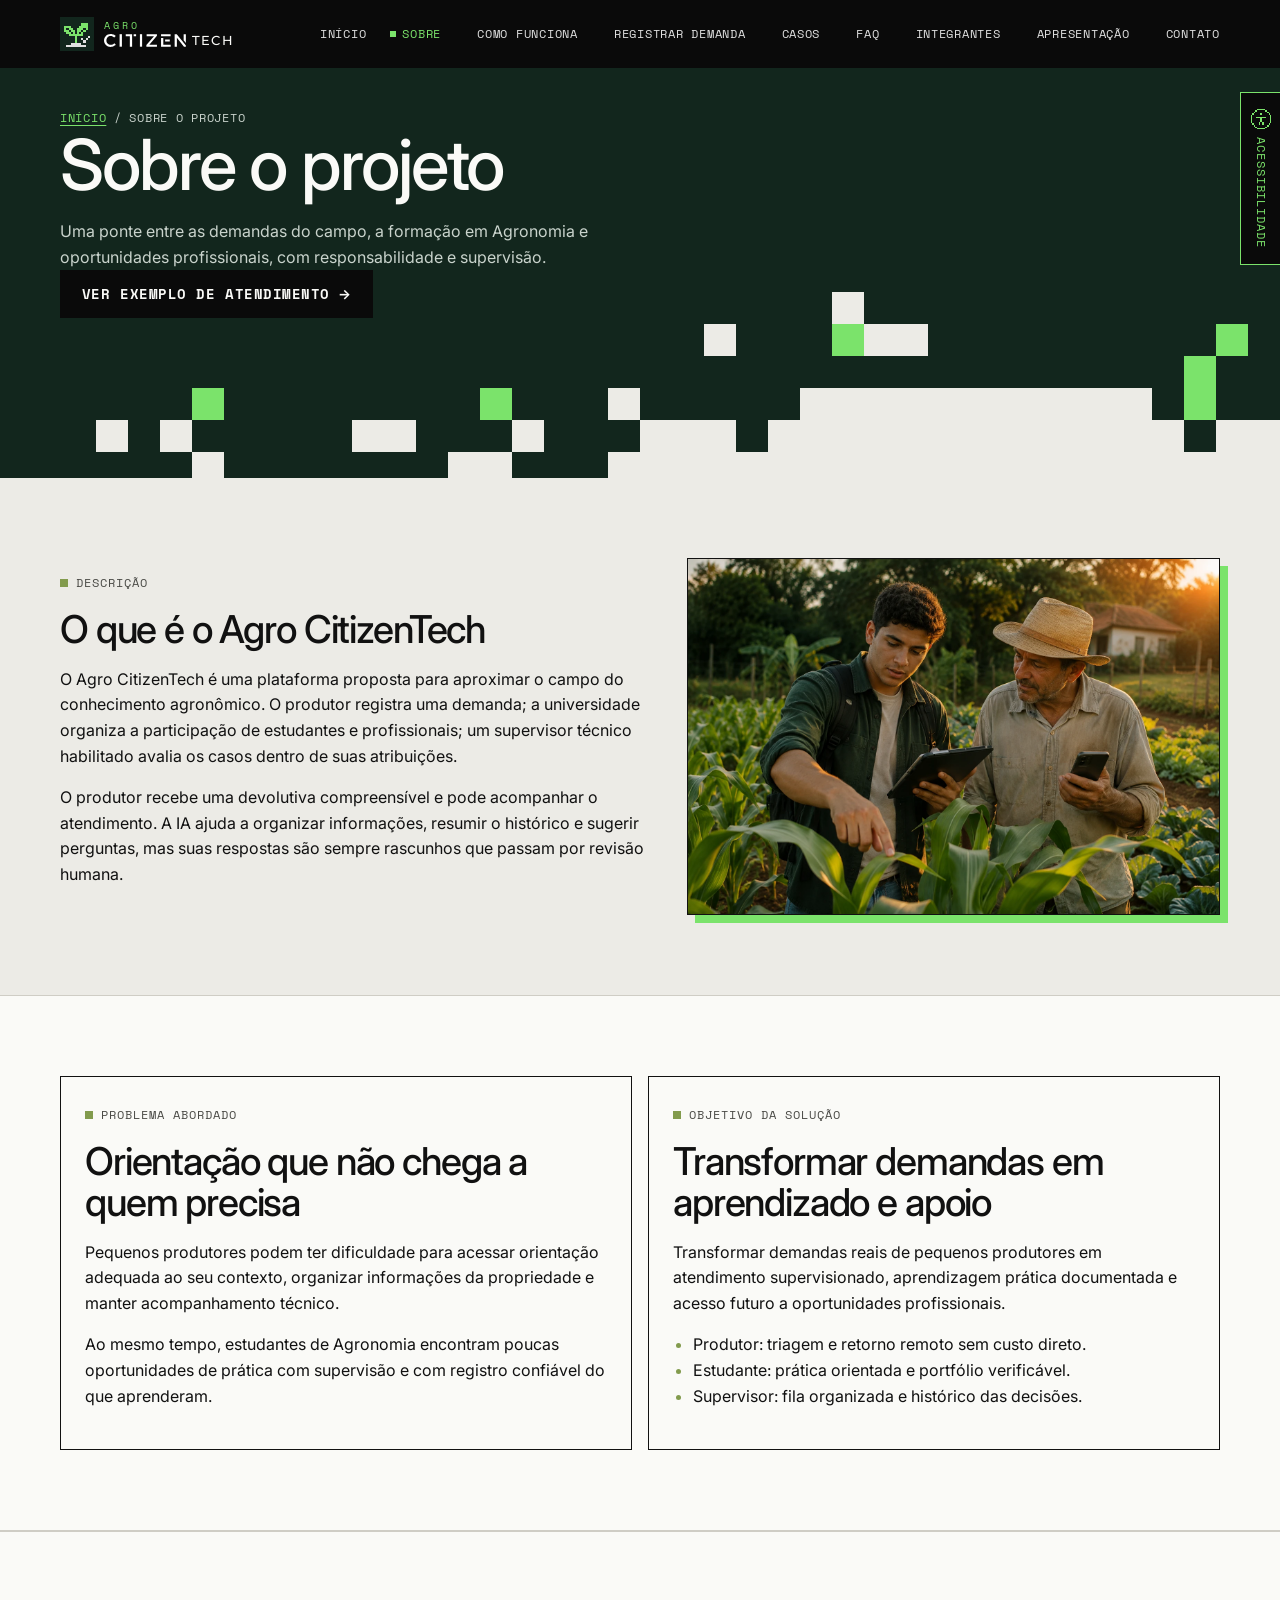
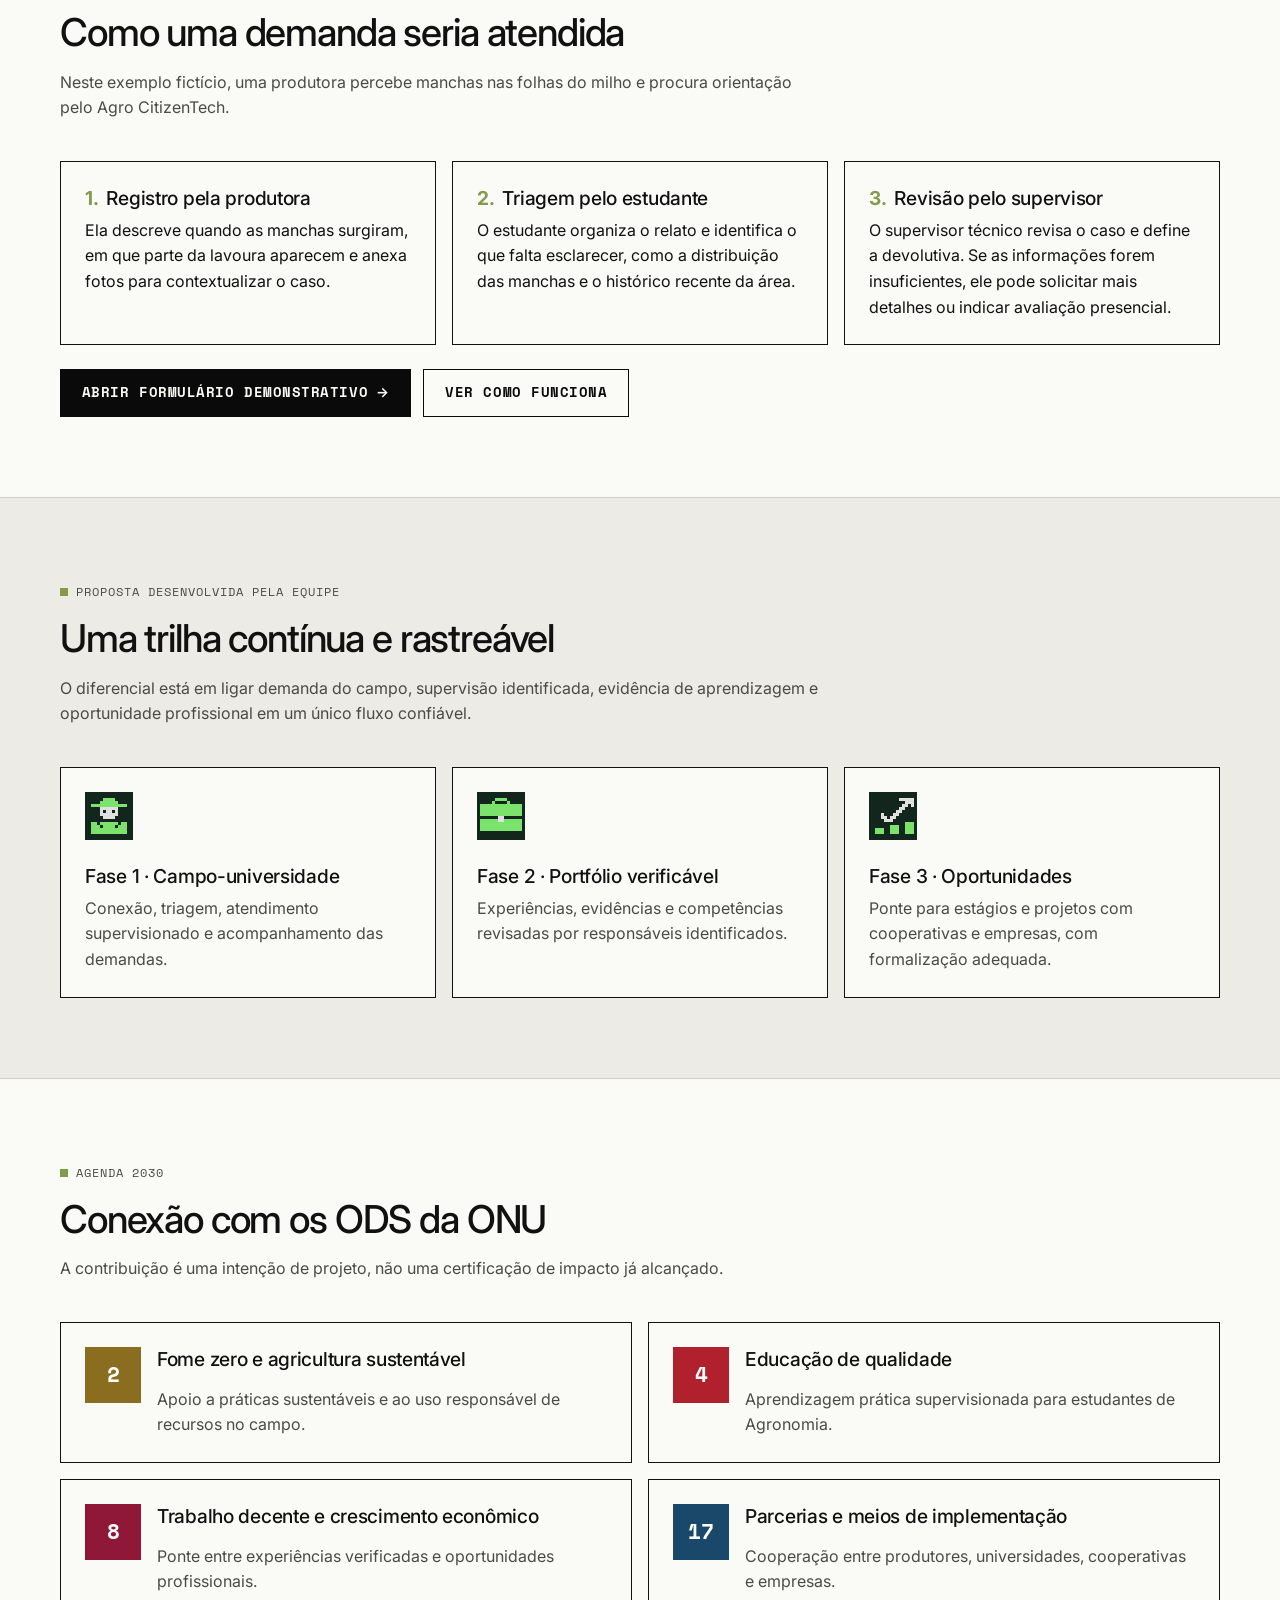
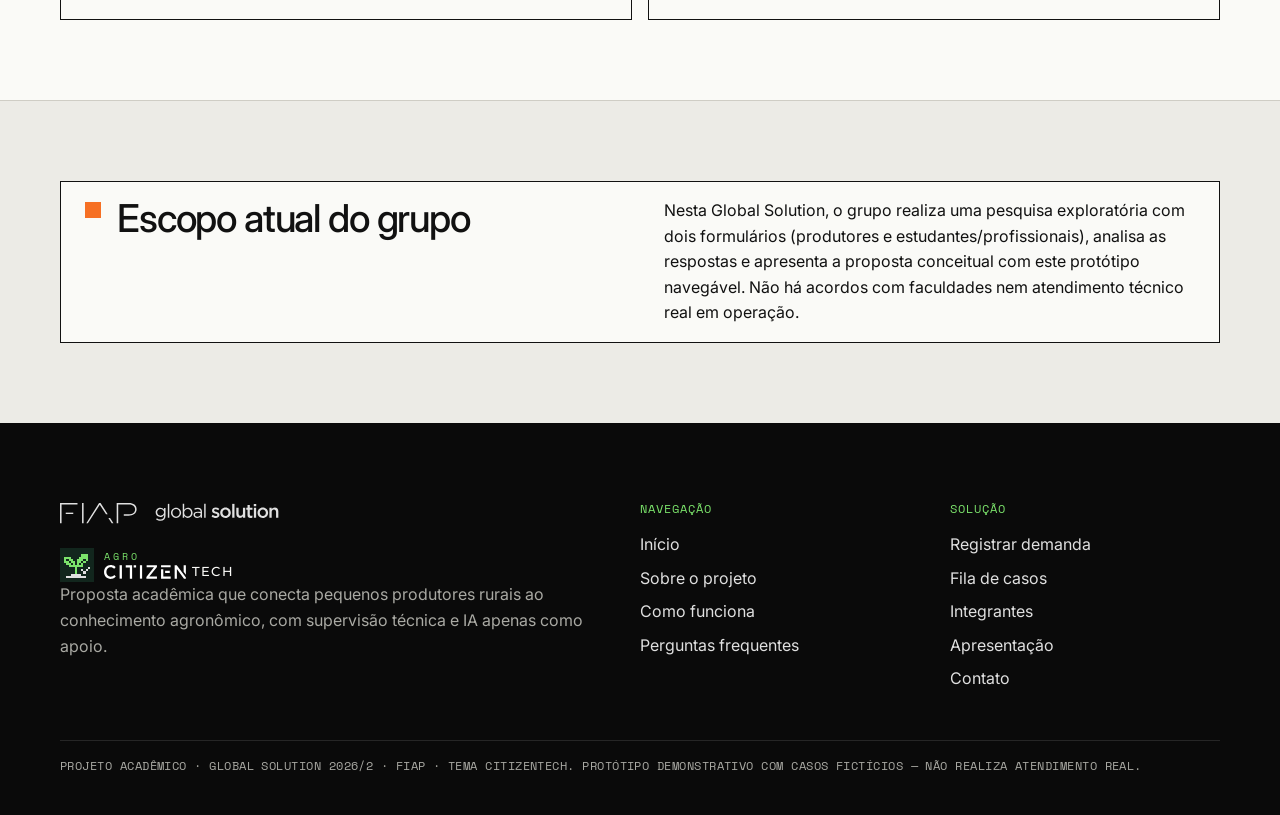
<file: sobre.html>
<!DOCTYPE html>
<html lang="pt-BR">
<head>
  <meta charset="UTF-8">
  <meta name="viewport" content="width=device-width, initial-scale=1.0">
  <meta name="description" content="Descrição, problema, objetivo e proposta do Agro CitizenTech.">
  <title>Sobre o projeto | Agro CitizenTech</title>
  <link rel="icon" href="assets/icons/logo.svg" type="image/svg+xml">
  <link rel="preconnect" href="https://fonts.googleapis.com">
  <link rel="preconnect" href="https://fonts.gstatic.com" crossorigin>
  <link href="https://fonts.googleapis.com/css2?family=Inter:wght@400;500;600&family=Montserrat:wght@500&family=Space+Mono:wght@400;700&display=swap" rel="stylesheet">
  <link rel="stylesheet" href="css/style.css">
  <style>
    .sobre-etapas {
      margin: 0;
      padding: 0;
    }

    .sobre-etapas > li {
      list-style: none;
    }

    .sobre-etapas h3 {
      display: flex;
      align-items: baseline;
      gap: 0.5rem;
    }

    .sobre-etapas h3 span {
      color: var(--cor-oliva);
      font-weight: 700;
    }

    .sobre-exemplo__acoes {
      display: flex;
      flex-wrap: wrap;
      gap: 0.75rem;
      margin-block-start: 1.5rem;
    }
  </style>
  <script src="js/acessibilidade.js"></script>
</head>
<body>
  <a class="pular-conteudo" href="#conteudo">Pular para o conteúdo</a>

  <header class="cabecalho">
    <div class="container cabecalho__conteudo">
      <a class="logo" href="index.html" aria-label="Agro CitizenTech — página inicial">
        <img class="logo__marca" src="assets/icons/logo.svg" alt="" width="34" height="34">
        <span class="logo__texto">
          <span class="logo__agro">AGRO</span>
          <span class="logo__citizen"><img src="assets/icons/citizen.svg" alt="" width="82" height="13"><span class="logo__tech">TECH</span></span>
        </span>
      </a>

      <button class="menu-botao" type="button" aria-label="Abrir menu" aria-expanded="false" aria-controls="menu-principal">
        <span class="menu-botao__linha"></span>
        <span class="menu-botao__linha"></span>
        <span class="menu-botao__linha"></span>
      </button>

      <nav class="navegacao" id="menu-principal" aria-label="Menu principal">
        <ul class="navegacao__lista">
          <li><a class="navegacao__link" href="index.html">Início</a></li>
          <li><a class="navegacao__link" href="sobre.html" aria-current="page">Sobre</a></li>
          <li><a class="navegacao__link" href="como-funciona.html">Como funciona</a></li>
          <li><a class="navegacao__link" href="registrar-demanda.html">Registrar demanda</a></li>
          <li><a class="navegacao__link" href="casos.html">Casos</a></li>
          <li><a class="navegacao__link" href="faq.html">FAQ</a></li>
          <li><a class="navegacao__link" href="integrantes.html">Integrantes</a></li>
          <li><a class="navegacao__link" href="apresentacao.html">Apresentação</a></li>
          <li><a class="navegacao__link" href="contato.html">Contato</a></li>
        </ul>
      </nav>
    </div>
  </header>

  <main id="conteudo">
    <section class="pagina-topo tem-pixels" data-pixels="base" data-pixels-base="papel" data-pixels-destaque="neon">
      <div class="container">
        <p class="trilha"><a href="index.html">Início</a> / Sobre o projeto</p>
        <h1>Sobre o projeto</h1>
        <p>Uma ponte entre as demandas do campo, a formação em Agronomia e oportunidades profissionais, com responsabilidade e supervisão.</p>
        <a class="botao" href="#exemplo">Ver exemplo de atendimento</a>
      </div>
    </section>

    <section class="secao" aria-labelledby="descricao-titulo">
      <div class="container bloco-midia">
        <div>
          <span class="secao__rotulo">Descrição</span>
          <h2 id="descricao-titulo">O que é o Agro CitizenTech</h2>
          <p>O Agro CitizenTech é uma plataforma proposta para aproximar o campo do conhecimento agronômico. O produtor registra uma demanda; a universidade organiza a participação de estudantes e profissionais; um supervisor técnico habilitado avalia os casos dentro de suas atribuições.</p>
          <p>O produtor recebe uma devolutiva compreensível e pode acompanhar o atendimento. A IA ajuda a organizar informações, resumir o histórico e sugerir perguntas, mas suas respostas são sempre rascunhos que passam por revisão humana.</p>
        </div>
        <div class="bloco-midia__imagem">
          <img src="assets/images/estudante-produtor.webp" alt="Estudante de Agronomia aponta uma folha de milho e faz anotações no tablet enquanto um pequeno produtor, de chapéu de palha, acompanha com o celular na mão" width="1536" height="1024">
        </div>
      </div>
    </section>

    <section class="secao secao--alternada" aria-labelledby="problema-titulo">
      <div class="container">
        <div class="grade grade--2">
          <article class="card">
            <span class="secao__rotulo">Problema abordado</span>
            <h2 id="problema-titulo">Orientação que não chega a quem precisa</h2>
            <p>Pequenos produtores podem ter dificuldade para acessar orientação adequada ao seu contexto, organizar informações da propriedade e manter acompanhamento técnico.</p>
            <p>Ao mesmo tempo, estudantes de Agronomia encontram poucas oportunidades de prática com supervisão e com registro confiável do que aprenderam.</p>
          </article>
          <article class="card">
            <span class="secao__rotulo">Objetivo da solução</span>
            <h2>Transformar demandas em aprendizado e apoio</h2>
            <p>Transformar demandas reais de pequenos produtores em atendimento supervisionado, aprendizagem prática documentada e acesso futuro a oportunidades profissionais.</p>
            <ul>
              <li>Produtor: triagem e retorno remoto sem custo direto.</li>
              <li>Estudante: prática orientada e portfólio verificável.</li>
              <li>Supervisor: fila organizada e histórico das decisões.</li>
            </ul>
          </article>
        </div>
      </div>
    </section>

    <section class="secao secao--alternada" id="exemplo" aria-labelledby="exemplo-titulo">
      <div class="container">
        <div class="secao__cabecalho">
          <h2 id="exemplo-titulo">Como uma demanda seria atendida</h2>
          <p class="texto-suave">Neste exemplo fictício, uma produtora percebe manchas nas folhas do milho e procura orientação pelo Agro CitizenTech.</p>
        </div>
        <ol class="grade grade--3 sobre-etapas" role="list">
          <li class="card">
            <h3><span aria-hidden="true">1.</span> Registro pela produtora</h3>
            <p>Ela descreve quando as manchas surgiram, em que parte da lavoura aparecem e anexa fotos para contextualizar o caso.</p>
          </li>
          <li class="card">
            <h3><span aria-hidden="true">2.</span> Triagem pelo estudante</h3>
            <p>O estudante organiza o relato e identifica o que falta esclarecer, como a distribuição das manchas e o histórico recente da área.</p>
          </li>
          <li class="card">
            <h3><span aria-hidden="true">3.</span> Revisão pelo supervisor</h3>
            <p>O supervisor técnico revisa o caso e define a devolutiva. Se as informações forem insuficientes, ele pode solicitar mais detalhes ou indicar avaliação presencial.</p>
          </li>
        </ol>
        <div class="sobre-exemplo__acoes">
          <a class="botao" href="registrar-demanda.html">Abrir formulário demonstrativo</a>
          <a class="botao botao--secundario" href="como-funciona.html">Ver como funciona</a>
        </div>
      </div>
    </section>

    <section class="secao" aria-labelledby="proposta-titulo">
      <div class="container">
        <div class="secao__cabecalho">
          <span class="secao__rotulo">Proposta desenvolvida pela equipe</span>
          <h2 id="proposta-titulo">Uma trilha contínua e rastreável</h2>
          <p class="texto-suave">O diferencial está em ligar demanda do campo, supervisão identificada, evidência de aprendizagem e oportunidade profissional em um único fluxo confiável.</p>
        </div>
        <div class="grade grade--3">
          <article class="card">
            <img class="card__icone" src="assets/icons/produtor.svg" alt="">
            <h3>Fase 1 · Campo-universidade</h3>
            <p class="texto-suave">Conexão, triagem, atendimento supervisionado e acompanhamento das demandas.</p>
          </article>
          <article class="card">
            <img class="card__icone" src="assets/icons/portfolio.svg" alt="">
            <h3>Fase 2 · Portfólio verificável</h3>
            <p class="texto-suave">Experiências, evidências e competências revisadas por responsáveis identificados.</p>
          </article>
          <article class="card">
            <img class="card__icone" src="assets/icons/oportunidade.svg" alt="">
            <h3>Fase 3 · Oportunidades</h3>
            <p class="texto-suave">Ponte para estágios e projetos com cooperativas e empresas, com formalização adequada.</p>
          </article>
        </div>
      </div>
    </section>

    <section class="secao secao--alternada" aria-labelledby="ods-titulo">
      <div class="container">
        <div class="secao__cabecalho">
          <span class="secao__rotulo">Agenda 2030</span>
          <h2 id="ods-titulo">Conexão com os ODS da ONU</h2>
          <p class="texto-suave">A contribuição é uma intenção de projeto, não uma certificação de impacto já alcançado.</p>
        </div>
        <div class="grade grade--2">
          <article class="ods"><span class="ods__numero ods__numero--2">2</span><div><h3>Fome zero e agricultura sustentável</h3><p class="texto-suave">Apoio a práticas sustentáveis e ao uso responsável de recursos no campo.</p></div></article>
          <article class="ods"><span class="ods__numero ods__numero--4">4</span><div><h3>Educação de qualidade</h3><p class="texto-suave">Aprendizagem prática supervisionada para estudantes de Agronomia.</p></div></article>
          <article class="ods"><span class="ods__numero ods__numero--8">8</span><div><h3>Trabalho decente e crescimento econômico</h3><p class="texto-suave">Ponte entre experiências verificadas e oportunidades profissionais.</p></div></article>
          <article class="ods"><span class="ods__numero ods__numero--17">17</span><div><h3>Parcerias e meios de implementação</h3><p class="texto-suave">Cooperação entre produtores, universidades, cooperativas e empresas.</p></div></article>
        </div>
      </div>
    </section>

    <section class="secao" aria-labelledby="limites-titulo">
      <div class="container">
        <div class="aviso">
          <h2 id="limites-titulo">Escopo atual do grupo</h2>
          <p>Nesta Global Solution, o grupo realiza uma pesquisa exploratória com dois formulários (produtores e estudantes/profissionais), analisa as respostas e apresenta a proposta conceitual com este protótipo navegável. Não há acordos com faculdades nem atendimento técnico real em operação.</p>
        </div>
      </div>
    </section>
  </main>

  <footer class="rodape">
    <div class="container">
      <div class="rodape__grade">
        <div>
          <img class="rodape__fiap" src="assets/icons/fiap-global-solution.svg" alt="FIAP global solution" width="220" height="21">
          <a class="logo" href="index.html" aria-label="Agro CitizenTech — página inicial">
            <img class="logo__marca" src="assets/icons/logo.svg" alt="" width="34" height="34">
            <span class="logo__texto">
              <span class="logo__agro">AGRO</span>
              <span class="logo__citizen"><img src="assets/icons/citizen.svg" alt="" width="82" height="13"><span class="logo__tech">TECH</span></span>
            </span>
          </a>
          <p>Proposta acadêmica que conecta pequenos produtores rurais ao conhecimento agronômico, com supervisão técnica e IA apenas como apoio.</p>
        </div>
        <div>
          <h2>Navegação</h2>
          <ul>
            <li><a href="index.html">Início</a></li>
            <li><a href="sobre.html">Sobre o projeto</a></li>
            <li><a href="como-funciona.html">Como funciona</a></li>
            <li><a href="faq.html">Perguntas frequentes</a></li>
          </ul>
        </div>
        <div>
          <h2>Solução</h2>
          <ul>
            <li><a href="registrar-demanda.html">Registrar demanda</a></li>
            <li><a href="casos.html">Fila de casos</a></li>
            <li><a href="integrantes.html">Integrantes</a></li>
            <li><a href="apresentacao.html">Apresentação</a></li>
            <li><a href="contato.html">Contato</a></li>
          </ul>
        </div>
      </div>
      <p class="rodape__final">Projeto acadêmico · Global Solution 2026/2 · FIAP · Tema CitizenTech. Protótipo demonstrativo com casos fictícios — não realiza atendimento real.</p>
    </div>
  </footer>

  <script src="js/script.js"></script>
  <script src="js/pixels.js"></script>
</body>
</html>
</file>
<file: css/style.css>
/* ==========================================================================
   Agro CitizenTech — folha de estilos principal
   Direção visual: identidade da Global Solution CitizenTech (FIAP) com
   mosaico de pixels — blocos quadrados, tipografia grotesca grande,
   rótulos monoespaçados e verde neon sobre verde-escuro.

   1. Variáveis      2. Base      3. Utilitários e layout
   4. Cabeçalho e navegação (menu mobile)
   5. Componentes (botões, cards, badges, chips, abas, acordeão, modal, forms)
   6. Seções específicas das páginas
   7. Rodapé         8. Media Queries (mobile-first)
   9. Menu de acessibilidade e efeitos de cada opção
   ========================================================================== */

/* 1. Variáveis ------------------------------------------------------------ */
:root {
  /* Paleta — os nomes "--cor-*" também são lidos pelo js/pixels.js */
  --cor-preto: #0a0a0a;
  --cor-verde-escuro: #12261d;
  --cor-verde-medio: #1f3a2d;
  --cor-neon: #7be36b;
  --cor-oliva: #829b4d;
  --cor-laranja: #f67024;
  --cor-papel: #ecebe6;
  --cor-branco: #fafaf7;
  --cor-cinza: #e0e0e0;

  --cor-texto: #111111;
  --cor-texto-suave: #4a4a46;
  --cor-texto-claro: #c9d3cc;
  --cor-borda: #111111;
  --cor-borda-suave: #cfcdc5;
  --cor-link: #1d6b38;
  --cor-erro: #b3261e;
  --cor-erro-fundo: #fbe7e5;
  --cor-sucesso: #155c2e;
  --cor-sucesso-fundo: #dff5d9;

  --fonte-texto: "Inter", "Helvetica Neue", Arial, sans-serif;
  --fonte-mono: "Space Mono", "Courier New", monospace;
  --fonte-logo: "Montserrat", "Inter", Arial, sans-serif;

  --espaco-xs: 0.25rem;
  --espaco-sm: 0.5rem;
  --espaco-md: 1rem;
  --espaco-lg: 1.5rem;
  --espaco-xl: 2.5rem;
  --espaco-xxl: 5rem;

  --pixel: 8px; /* unidade dos detalhes "pixelados" */
  --largura-max: 1240px;
  --altura-header: 68px;
}

/* 2. Base ------------------------------------------------------------------ */
*,
*::before,
*::after {
  box-sizing: border-box;
}

html {
  scroll-behavior: smooth;
}

body {
  margin: 0;
  font-family: var(--fonte-texto);
  font-size: 1rem;
  line-height: 1.6;
  color: var(--cor-texto);
  background-color: var(--cor-papel);
  overflow-x: hidden;
}

/* Trava a rolagem do fundo enquanto o menu mobile ou o modal estão abertos */
body.sem-rolagem {
  overflow: hidden;
}

/* Garante que o atributo hidden sempre esconda o elemento */
[hidden] {
  display: none !important;
}

img,
svg {
  max-width: 100%;
  height: auto;
  display: block;
}

h1,
h2,
h3,
h4 {
  font-family: var(--fonte-texto);
  font-weight: 500;
  line-height: 1.08;
  letter-spacing: -0.03em;
  margin: 0 0 var(--espaco-md);
}

h1 { font-size: 2.4rem; }
h2 { font-size: 1.85rem; }
h3 { font-size: 1.2rem; letter-spacing: -0.015em; line-height: 1.25; }
h4 { font-size: 1.05rem; letter-spacing: -0.01em; line-height: 1.3; }

p {
  margin: 0 0 var(--espaco-md);
}

a {
  color: var(--cor-link);
  text-underline-offset: 3px;
}

a:hover {
  color: var(--cor-texto);
}

ul,
ol {
  padding-left: 1.25rem;
  margin: 0 0 var(--espaco-md);
}

li::marker {
  color: var(--cor-oliva);
}

strong {
  font-weight: 600;
}

/* Foco visível para navegação por teclado */
:focus-visible {
  outline: 3px solid var(--cor-laranja);
  outline-offset: 2px;
}

::selection {
  background-color: var(--cor-neon);
  color: var(--cor-preto);
}

/* 3. Utilitários e layout ---------------------------------------------------- */
.container {
  width: 100%;
  max-width: var(--largura-max);
  margin: 0 auto;
  padding: 0 var(--espaco-md);
}

.secao {
  padding: var(--espaco-xl) 0;
}

.secao--alternada {
  background-color: var(--cor-branco);
  border-top: 1px solid var(--cor-borda-suave);
  border-bottom: 1px solid var(--cor-borda-suave);
}

.secao--escura {
  background-color: var(--cor-verde-escuro);
  color: var(--cor-cinza);
}

.secao--escura.tem-pixels {
  padding: calc(var(--espaco-xxl) * 1.4) 0;
}

.secao--escura h2,
.secao--escura h3 {
  color: var(--cor-branco);
}

.secao__cabecalho {
  max-width: 760px;
  margin-bottom: var(--espaco-xl);
}

/* Rótulo monoespaçado com um "pixel" antes — usado em todo o site */
.secao__rotulo,
.rotulo-mono {
  display: inline-flex;
  align-items: center;
  gap: var(--espaco-sm);
  font-family: var(--fonte-mono);
  font-size: 0.78rem;
  font-weight: 400;
  letter-spacing: 0.08em;
  text-transform: uppercase;
  color: var(--cor-texto-suave);
  margin-bottom: var(--espaco-md);
}

.secao__rotulo::before,
.rotulo-mono::before {
  content: "";
  width: var(--pixel);
  height: var(--pixel);
  background-color: var(--cor-oliva);
  flex-shrink: 0;
}

.secao--escura .secao__rotulo,
.pagina-topo .rotulo-mono,
.hero .rotulo-mono {
  color: var(--cor-texto-claro);
}

.secao--escura .secao__rotulo::before,
.pagina-topo .rotulo-mono::before,
.hero .rotulo-mono::before {
  background-color: var(--cor-neon);
}

.texto-suave {
  color: var(--cor-texto-suave);
}

.grade {
  display: grid;
  gap: var(--espaco-md);
  grid-template-columns: 1fr;
}

.visualmente-oculto {
  position: absolute;
  width: 1px;
  height: 1px;
  padding: 0;
  margin: -1px;
  overflow: hidden;
  clip: rect(0, 0, 0, 0);
  white-space: nowrap;
  border: 0;
}

.pular-conteudo {
  position: absolute;
  left: var(--espaco-md);
  top: -60px;
  background: var(--cor-neon);
  color: var(--cor-preto);
  padding: var(--espaco-sm) var(--espaco-md);
  font-family: var(--fonte-mono);
  z-index: 200;
}

.pular-conteudo:focus {
  top: var(--espaco-sm);
  color: var(--cor-preto);
}

/* Área que recebe o mosaico de pixels desenhado pelo js/pixels.js */
.tem-pixels {
  position: relative;
  isolation: isolate;
}

.pixels-canvas {
  position: absolute;
  inset: 0;
  width: 100%;
  height: 100%;
  z-index: 1;
  pointer-events: none;
}

.tem-pixels > .container {
  position: relative;
  z-index: 2;
}

/* 4. Cabeçalho e navegação -------------------------------------------------- */
.cabecalho {
  position: sticky;
  top: 0;
  z-index: 100;
  background-color: var(--cor-preto);
  color: var(--cor-cinza);
}

.cabecalho__conteudo {
  display: flex;
  align-items: center;
  justify-content: space-between;
  min-height: var(--altura-header);
  gap: var(--espaco-md);
}

/* Logo: marca em pixel + "AGRO" + assinatura oficial CITIZEN TECH */
.logo {
  display: flex;
  align-items: center;
  gap: 0.6rem;
  text-decoration: none;
  color: var(--cor-cinza);
}

.logo:hover {
  color: var(--cor-branco);
}

.logo__marca {
  width: 34px;
  height: 34px;
  image-rendering: pixelated;
}

.logo__texto {
  display: flex;
  flex-direction: column;
  gap: 3px;
}

.logo__agro {
  font-family: var(--fonte-mono);
  font-size: 0.62rem;
  letter-spacing: 0.3em;
  line-height: 1;
  color: var(--cor-neon);
}

.logo__citizen {
  display: flex;
  align-items: center;
  gap: 6px;
}

.logo__citizen img {
  width: 82px;
}

.logo__tech {
  font-family: var(--fonte-logo);
  font-weight: 500;
  font-size: 0.82rem;
  letter-spacing: 0.1em;
  line-height: 1;
  color: var(--cor-branco);
}

/* Botão hambúrguer */
.menu-botao {
  display: inline-flex;
  flex-direction: column;
  justify-content: center;
  gap: 6px;
  width: 46px;
  height: 46px;
  padding: 11px;
  border: 1px solid #3a3a3a;
  background: transparent;
  cursor: pointer;
}

.menu-botao__linha {
  display: block;
  width: 100%;
  height: 2px;
  background-color: var(--cor-cinza);
  transition: transform 0.25s steps(4), opacity 0.2s ease;
}

/* Transforma as três linhas em um "X" quando o menu está aberto */
.menu-botao[aria-expanded="true"] .menu-botao__linha:nth-child(1) {
  transform: translateY(8px) rotate(45deg);
}

.menu-botao[aria-expanded="true"] .menu-botao__linha:nth-child(2) {
  opacity: 0;
}

.menu-botao[aria-expanded="true"] .menu-botao__linha:nth-child(3) {
  transform: translateY(-8px) rotate(-45deg);
}

/* Menu mobile: painel em tela cheia abaixo do cabeçalho */
.navegacao {
  position: fixed;
  top: var(--altura-header);
  left: 0;
  right: 0;
  bottom: 0;
  background-color: var(--cor-preto);
  padding: var(--espaco-lg) var(--espaco-md);
  overflow-y: auto;
  transform: translateY(-8px);
  opacity: 0;
  visibility: hidden;
  transition: opacity 0.2s ease, transform 0.2s ease, visibility 0.2s;
}

.navegacao.aberta {
  transform: none;
  opacity: 1;
  visibility: visible;
}

.navegacao__lista {
  list-style: none;
  margin: 0;
  padding: 0;
  display: flex;
  flex-direction: column;
}

.navegacao__link {
  display: flex;
  align-items: center;
  gap: var(--espaco-sm);
  padding: 0.95rem 0;
  border-bottom: 1px solid #262626;
  text-decoration: none;
  font-family: var(--fonte-mono);
  font-size: 0.95rem;
  text-transform: uppercase;
  letter-spacing: 0.06em;
  color: var(--cor-cinza);
}

.navegacao__link::before {
  content: "";
  width: var(--pixel);
  height: var(--pixel);
  background-color: transparent;
}

.navegacao__link:hover {
  color: var(--cor-neon);
}

.navegacao__link[aria-current="page"] {
  color: var(--cor-neon);
}

.navegacao__link[aria-current="page"]::before,
.navegacao__link:hover::before {
  background-color: var(--cor-neon);
}

/* 5. Componentes ------------------------------------------------------------- */

/* Botões — cantos retos, rótulo monoespaçado */
.botao {
  display: inline-flex;
  align-items: center;
  justify-content: center;
  gap: var(--espaco-sm);
  min-height: 48px;
  padding: 0.75rem 1.3rem;
  border: 1px solid var(--cor-preto);
  border-radius: 0;
  background-color: var(--cor-preto);
  color: var(--cor-branco);
  font-family: var(--fonte-mono);
  font-size: 0.85rem;
  font-weight: 700;
  letter-spacing: 0.04em;
  text-transform: uppercase;
  text-decoration: none;
  cursor: pointer;
  transition: background-color 0.15s ease, color 0.15s ease, box-shadow 0.15s ease;
}

.botao::after {
  content: "→";
  font-family: var(--fonte-texto);
}

.botao:hover {
  background-color: var(--cor-neon);
  border-color: var(--cor-preto);
  color: var(--cor-preto);
  box-shadow: 4px 4px 0 var(--cor-preto);
}

.botao:disabled {
  opacity: 0.5;
  cursor: not-allowed;
  box-shadow: none;
}

.botao--secundario {
  background-color: transparent;
  color: var(--cor-preto);
}

.botao--secundario::after {
  content: none;
}

.botao--destaque {
  background-color: var(--cor-neon);
  border-color: var(--cor-neon);
  color: var(--cor-preto);
}

.botao--destaque:hover {
  background-color: var(--cor-branco);
  box-shadow: 4px 4px 0 var(--cor-neon);
}

/* Botões sobre fundo escuro */
.hero .botao--secundario,
.secao--escura .botao--secundario {
  border-color: var(--cor-cinza);
  color: var(--cor-cinza);
}

.hero .botao--secundario:hover,
.secao--escura .botao--secundario:hover {
  background-color: var(--cor-cinza);
  color: var(--cor-preto);
  box-shadow: 4px 4px 0 var(--cor-neon);
}

.botao--pequeno {
  min-height: 40px;
  padding: 0.45rem 0.9rem;
  font-size: 0.75rem;
}

.grupo-botoes {
  display: flex;
  flex-wrap: wrap;
  gap: var(--espaco-sm);
}

/* Cards */
.card {
  background-color: var(--cor-branco);
  border: 1px solid var(--cor-borda);
  padding: var(--espaco-lg);
}

.card__icone {
  width: 48px;
  height: 48px;
  margin-bottom: var(--espaco-lg);
  image-rendering: pixelated;
}

.card h3 {
  margin-bottom: var(--espaco-sm);
}

.card p:last-child {
  margin-bottom: 0;
}

.card--link {
  display: flex;
  flex-direction: column;
  text-decoration: none;
  color: inherit;
  transition: transform 0.15s ease, box-shadow 0.15s ease, background-color 0.15s ease;
}

.card--link:hover {
  color: inherit;
  transform: translate(-4px, -4px);
  box-shadow: 8px 8px 0 var(--cor-neon), 8px 8px 0 1px var(--cor-preto);
}

.card__acao {
  margin-top: auto;
  padding-top: var(--espaco-lg);
  font-family: var(--fonte-mono);
  font-size: 0.8rem;
  text-transform: uppercase;
  letter-spacing: 0.05em;
  color: var(--cor-texto);
}

/* Badges (status e categoria) */
.badge {
  display: inline-block;
  padding: 0.2rem 0.5rem;
  font-family: var(--fonte-mono);
  font-size: 0.7rem;
  text-transform: uppercase;
  letter-spacing: 0.04em;
  background-color: var(--cor-cinza);
  color: var(--cor-preto);
}

.badge--aguardando { background-color: #ffe08a; }
.badge--revisao { background-color: var(--cor-laranja); }
.badge--concluido { background-color: var(--cor-neon); }
.badge--classificar { background-color: var(--cor-preto); color: var(--cor-branco); }

/* Chips de verificação (inspirados nos selos de metadados) */
.chips {
  list-style: none;
  padding: 0;
  margin: 0;
  display: flex;
  flex-direction: column;
  align-items: flex-start;
  gap: var(--espaco-sm);
}

.chip {
  display: inline-flex;
  align-items: center;
  gap: var(--espaco-sm);
  padding: 0.35rem 0.4rem 0.35rem 0.75rem;
  background-color: var(--cor-branco);
  color: var(--cor-preto);
  font-size: 0.85rem;
  font-weight: 500;
  border-radius: 999px;
}

.chip__valor {
  padding: 0.1rem 0.6rem;
  border-radius: 999px;
  font-family: var(--fonte-mono);
  font-size: 0.72rem;
  text-transform: uppercase;
}

.chip__valor--sim { background-color: var(--cor-neon); }
.chip__valor--nao { background-color: var(--cor-laranja); }

/* Aviso / destaque informativo */
.aviso {
  display: flex;
  gap: var(--espaco-md);
  align-items: flex-start;
  border: 1px solid var(--cor-borda);
  background-color: var(--cor-branco);
  padding: var(--espaco-md) var(--espaco-lg);
}

.aviso::before {
  content: "";
  flex-shrink: 0;
  width: calc(var(--pixel) * 2);
  height: calc(var(--pixel) * 2);
  margin-top: 4px;
  background-color: var(--cor-laranja);
}

.aviso > * {
  flex: 1;
}

.aviso p:last-child {
  margin-bottom: 0;
}

/* Abas (tabs) */
.abas__lista {
  display: flex;
  flex-wrap: wrap;
  gap: 0;
  margin-bottom: var(--espaco-xl);
  border: 1px solid var(--cor-borda);
  background-color: var(--cor-branco);
}

.abas__botao {
  flex: 1 1 50%;
  min-height: 48px;
  padding: 0.6rem 1rem;
  border: none;
  border-right: 1px solid var(--cor-borda);
  border-bottom: 1px solid var(--cor-borda);
  margin: 0 -1px -1px 0;
  background: none;
  font-family: var(--fonte-mono);
  font-size: 0.8rem;
  text-transform: uppercase;
  letter-spacing: 0.04em;
  color: var(--cor-texto-suave);
  cursor: pointer;
}

.abas__botao:hover {
  color: var(--cor-preto);
  background-color: var(--cor-papel);
}

.abas__botao[aria-selected="true"] {
  background-color: var(--cor-preto);
  color: var(--cor-neon);
}

/* Acordeão (FAQ) */
.acordeao {
  display: flex;
  flex-direction: column;
  border-top: 1px solid var(--cor-borda);
}

.acordeao__item {
  border-bottom: 1px solid var(--cor-borda);
}

.acordeao__titulo {
  margin: 0;
  font-size: 1rem;
}

.acordeao__botao {
  display: flex;
  align-items: center;
  justify-content: space-between;
  gap: var(--espaco-md);
  width: 100%;
  padding: var(--espaco-lg) 0;
  border: none;
  background: none;
  text-align: left;
  font-family: var(--fonte-texto);
  font-size: 1.1rem;
  font-weight: 500;
  letter-spacing: -0.01em;
  color: var(--cor-texto);
  cursor: pointer;
}

.acordeao__botao:hover {
  color: var(--cor-link);
}

/* Ícone "+" em blocos que vira "−" quando aberto */
.acordeao__icone {
  flex-shrink: 0;
  width: 28px;
  height: 28px;
  background-color: var(--cor-preto);
  position: relative;
}

.acordeao__icone::before,
.acordeao__icone::after {
  content: "";
  position: absolute;
  top: 50%;
  left: 50%;
  width: 12px;
  height: 4px;
  background-color: var(--cor-neon);
  transform: translate(-50%, -50%);
  transition: transform 0.2s steps(3);
}

.acordeao__icone::after {
  transform: translate(-50%, -50%) rotate(90deg);
}

.acordeao__botao[aria-expanded="true"] .acordeao__icone {
  background-color: var(--cor-neon);
}

.acordeao__botao[aria-expanded="true"] .acordeao__icone::before,
.acordeao__botao[aria-expanded="true"] .acordeao__icone::after {
  background-color: var(--cor-preto);
}

.acordeao__botao[aria-expanded="true"] .acordeao__icone::after {
  transform: translate(-50%, -50%) rotate(0deg);
}

.acordeao__painel {
  padding: 0 0 var(--espaco-lg);
  max-width: 760px;
  color: var(--cor-texto-suave);
}

/* Modal */
.modal {
  position: fixed;
  inset: 0;
  z-index: 300;
  display: flex;
  align-items: center;
  justify-content: center;
  padding: var(--espaco-md);
}

.modal__fundo {
  position: absolute;
  inset: 0;
  background-color: rgba(10, 10, 10, 0.75);
}

.modal__caixa {
  position: relative;
  width: 100%;
  max-width: 640px;
  max-height: calc(100vh - 2rem);
  overflow-y: auto;
  background-color: var(--cor-branco);
  border: 1px solid var(--cor-borda);
  box-shadow: 10px 10px 0 var(--cor-neon);
  padding: var(--espaco-lg);
}

.modal__fechar {
  position: absolute;
  top: 0;
  right: 0;
  width: 48px;
  height: 48px;
  border: none;
  background: var(--cor-preto);
  font-size: 1.6rem;
  line-height: 1;
  color: var(--cor-neon);
  cursor: pointer;
}

.modal__fechar:hover {
  background-color: var(--cor-neon);
  color: var(--cor-preto);
}

.modal__titulo {
  padding-right: 48px;
}

/* Formulários */
.formulario {
  display: flex;
  flex-direction: column;
  gap: var(--espaco-lg);
}

.campo {
  display: flex;
  flex-direction: column;
  gap: var(--espaco-xs);
}

.campo label,
.campo legend {
  font-family: var(--fonte-mono);
  font-size: 0.8rem;
  text-transform: uppercase;
  letter-spacing: 0.04em;
  color: var(--cor-texto);
}

.campo__obrigatorio {
  color: var(--cor-erro);
}

.campo__dica {
  font-size: 0.875rem;
  color: var(--cor-texto-suave);
}

.campo input,
.campo select,
.campo textarea {
  width: 100%;
  min-height: 48px;
  padding: 0.7rem 0.9rem;
  border: 1px solid var(--cor-borda);
  border-radius: 0;
  background-color: var(--cor-branco);
  font-family: var(--fonte-texto);
  font-size: 1rem;
  color: var(--cor-texto);
  transition: box-shadow 0.15s ease;
}

.campo textarea {
  min-height: 150px;
  resize: vertical;
}

.campo input:focus,
.campo select:focus,
.campo textarea:focus {
  outline: none;
  box-shadow: 4px 4px 0 var(--cor-neon), 4px 4px 0 1px var(--cor-borda);
}

/* Estados de validação aplicados pelo JavaScript */
.campo--erro input,
.campo--erro select,
.campo--erro textarea {
  border-color: var(--cor-erro);
  border-width: 2px;
  background-color: var(--cor-erro-fundo);
}

.campo--valido input,
.campo--valido select,
.campo--valido textarea {
  border-color: var(--cor-sucesso);
  border-width: 2px;
}

.campo__erro {
  min-height: 1.2em;
  font-size: 0.875rem;
  font-weight: 600;
  color: var(--cor-erro);
}

.campo__erro:not(:empty)::before {
  content: "■ ";
}

.campo__contador {
  align-self: flex-end;
  font-family: var(--fonte-mono);
  font-size: 0.75rem;
  color: var(--cor-texto-suave);
}

.fieldset {
  border: none;
  margin: 0;
  padding: 0;
}

.opcoes {
  display: flex;
  flex-wrap: wrap;
  gap: var(--espaco-sm);
  margin-top: var(--espaco-sm);
}

.opcao {
  position: relative;
}

.opcao input {
  position: absolute;
  opacity: 0;
  width: 1px;
  height: 1px;
}

.opcao span {
  display: inline-block;
  padding: 0.55rem 1rem;
  border: 1px solid var(--cor-borda);
  background-color: var(--cor-branco);
  font-weight: 500;
  cursor: pointer;
}

.opcao input:checked + span {
  background-color: var(--cor-preto);
  color: var(--cor-neon);
}

.opcao input:focus-visible + span {
  outline: 3px solid var(--cor-laranja);
  outline-offset: 2px;
}

.mensagem-formulario {
  padding: var(--espaco-md) var(--espaco-lg);
  font-weight: 600;
  border: 1px solid currentColor;
}

.mensagem-formulario--erro {
  background-color: var(--cor-erro-fundo);
  color: var(--cor-erro);
}

.mensagem-formulario--sucesso {
  background-color: var(--cor-sucesso-fundo);
  color: var(--cor-sucesso);
}

/* 6. Seções específicas ---------------------------------------------------- */

/* Topo das páginas internas: verde-escuro "desmanchando" em pixels */
.pagina-topo {
  background-color: var(--cor-verde-escuro);
  color: var(--cor-cinza);
  padding: var(--espaco-xl) 0 calc(var(--espaco-xxl) * 1.6);
}

.pagina-topo h1 {
  color: var(--cor-branco);
  font-size: 2.6rem;
  margin-bottom: var(--espaco-md);
}

.pagina-topo p {
  max-width: 640px;
  margin: 0;
  color: var(--cor-texto-claro);
}

.trilha {
  font-family: var(--fonte-mono);
  font-size: 0.75rem;
  text-transform: uppercase;
  letter-spacing: 0.06em;
  margin-bottom: var(--espaco-lg);
}

.pagina-topo .trilha {
  color: var(--cor-texto-claro);
}

.trilha a {
  color: var(--cor-neon);
}

.trilha a:hover {
  color: var(--cor-branco);
}

/* Hero da página inicial */
.hero {
  background-color: var(--cor-verde-escuro);
  color: var(--cor-cinza);
  overflow: hidden;
}

/* Foto de fundo: enquadrada à direita para manter o produtor visível */
.hero__fundo {
  position: absolute;
  inset: 0;
  width: 100%;
  height: 100%;
  object-fit: cover;
  object-position: 72% center;
  z-index: 0;
}

/* Véu verde-escuro sobre a foto para garantir o contraste do texto.
   No celular o texto ocupa a largura toda, então o véu é uniforme. */
.hero::after {
  content: "";
  position: absolute;
  inset: 0;
  z-index: 0;
  background: linear-gradient(180deg, rgba(18, 38, 29, 0.55) 0%, rgba(18, 38, 29, 0.8) 100%);
}

.hero__conteudo {
  display: grid;
  gap: var(--espaco-xl);
  padding-top: calc(var(--espaco-xxl) * 1.5);
  padding-bottom: calc(var(--espaco-xxl) * 2);
}

/* Assinatura no estilo oficial: CITIZEN / TECH deslocado */
.assinatura {
  display: inline-flex;
  flex-direction: column;
  margin-bottom: var(--espaco-xl);
}

.assinatura__agro {
  font-family: var(--fonte-mono);
  font-size: 0.85rem;
  letter-spacing: 0.4em;
  color: var(--cor-neon);
  margin-bottom: var(--espaco-sm);
}

.assinatura__citizen {
  width: 250px;
}

.assinatura__linha {
  display: flex;
  flex-direction: column;
  margin-left: 47%;
  margin-top: 6px;
}

.assinatura__tech {
  font-family: var(--fonte-logo);
  font-weight: 500;
  font-size: 2.6rem;
  letter-spacing: 0.1em;
  line-height: 1;
  color: var(--cor-branco);
}

.assinatura__slogan {
  margin-top: 6px;
  font-family: var(--fonte-logo);
  font-weight: 500;
  font-size: 0.6rem;
  line-height: 1.35;
  letter-spacing: 0.04em;
  text-transform: uppercase;
  color: var(--cor-branco);
}

.hero h1 {
  color: var(--cor-branco);
  font-size: 2.5rem;
  max-width: 14ch;
}

.hero h1 em {
  font-style: normal;
  color: var(--cor-neon);
}

.hero__texto {
  font-size: 1.05rem;
  max-width: 520px;
  color: var(--cor-texto-claro);
  margin-bottom: var(--espaco-lg);
}

.hero__chips {
  align-self: end;
}

/* Números / indicadores */
.numeros {
  display: grid;
  grid-template-columns: repeat(2, 1fr);
  border-top: 1px solid var(--cor-borda);
  border-left: 1px solid var(--cor-borda);
}

.numero {
  padding: var(--espaco-lg) var(--espaco-md);
  border-right: 1px solid var(--cor-borda);
  border-bottom: 1px solid var(--cor-borda);
  background-color: var(--cor-branco);
}

.numero strong {
  display: block;
  font-size: 2.6rem;
  font-weight: 500;
  letter-spacing: -0.04em;
  line-height: 1;
  margin-bottom: var(--espaco-sm);
}

.numero span {
  font-family: var(--fonte-mono);
  font-size: 0.72rem;
  text-transform: uppercase;
  letter-spacing: 0.03em;
  color: var(--cor-texto-suave);
}

.nota-fonte {
  font-size: 0.8rem;
  color: var(--cor-texto-suave);
  margin-top: var(--espaco-md);
}

/* Passos numerados (fluxo da solução) */
.passos {
  list-style: none;
  padding: 0;
  counter-reset: passo;
  display: grid;
  gap: 0;
  border-top: 1px solid currentColor;
}

.passo {
  counter-increment: passo;
  padding: var(--espaco-lg) 0;
  border-bottom: 1px solid currentColor;
}

.passo::before {
  content: "0" counter(passo);
  display: inline-block;
  font-family: var(--fonte-mono);
  font-size: 0.8rem;
  padding: 0.1rem 0.4rem;
  margin-bottom: var(--espaco-md);
  background-color: var(--cor-neon);
  color: var(--cor-preto);
}

.passo h3,
.passo h4 {
  margin-bottom: var(--espaco-xs);
}

.passo p {
  margin: 0;
  opacity: 0.8;
}

/* Bloco texto + imagem */
.bloco-midia {
  display: grid;
  gap: var(--espaco-xl);
  align-items: center;
}

.bloco-midia__imagem {
  border: 1px solid var(--cor-borda);
  width: 100%;
  box-shadow: 8px 8px 0 var(--cor-neon);
}

/* Tabela responsiva */
.tabela-container {
  width: 100%;
  overflow-x: auto;
  border: 1px solid var(--cor-borda);
  background-color: var(--cor-branco);
}

.tabela {
  width: 100%;
  border-collapse: collapse;
  font-size: 0.95rem;
}

.tabela th,
.tabela td {
  padding: 0.8rem 1rem;
  text-align: left;
  border-bottom: 1px solid var(--cor-borda-suave);
  vertical-align: top;
}

.tabela th {
  background-color: var(--cor-preto);
  color: var(--cor-neon);
  font-family: var(--fonte-mono);
  font-size: 0.75rem;
  font-weight: 400;
  text-transform: uppercase;
  letter-spacing: 0.04em;
}

.tabela tr:last-child td {
  border-bottom: none;
}

/* ODS */
.ods {
  display: flex;
  gap: var(--espaco-md);
  align-items: flex-start;
  padding: var(--espaco-lg);
  border: 1px solid var(--cor-borda);
  background-color: var(--cor-branco);
}

.ods__numero {
  flex-shrink: 0;
  width: 56px;
  height: 56px;
  display: flex;
  align-items: center;
  justify-content: center;
  font-family: var(--fonte-mono);
  font-size: 1.3rem;
  font-weight: 700;
  color: #fff;
}

.ods__numero--2 { background-color: #8a6d1f; }
.ods__numero--4 { background-color: #b0202d; }
.ods__numero--8 { background-color: #8f1838; }
.ods__numero--17 { background-color: #19486a; }

.ods p {
  margin: 0;
}

/* Integrantes */
.integrante {
  display: flex;
  flex-direction: column;
}

/* Fotos reais em tamanho fixo: as originais têm 150–240px e
   ficariam borradas se esticadas até a largura do card */
.integrante__foto {
  width: 160px;
  height: 160px;
  object-fit: cover;
  margin-bottom: var(--espaco-lg);
  border: 1px solid var(--cor-borda);
  box-shadow: 6px 6px 0 var(--cor-neon);
}

.integrante__dados {
  list-style: none;
  padding: 0;
  margin: 0 0 var(--espaco-md);
  font-family: var(--fonte-mono);
  font-size: 0.8rem;
  text-transform: uppercase;
  color: var(--cor-texto-suave);
}

.integrante__links {
  margin-top: auto;
  display: flex;
  gap: var(--espaco-sm);
  flex-wrap: wrap;
}

.integrante__links img {
  width: 16px;
  height: 16px;
}

.integrante__links .botao--secundario img {
  filter: invert(1);
}

/* Triagem (página Registrar demanda) */
.triagem {
  display: grid;
  gap: var(--espaco-xl);
  align-items: start;
  margin-top: var(--espaco-xl);
}

.ficha {
  position: relative;
  background-color: var(--cor-verde-escuro);
  color: var(--cor-cinza);
  border-color: var(--cor-verde-escuro);
}

.ficha h2 {
  color: var(--cor-branco);
}

.ficha__vazia {
  text-align: center;
  color: var(--cor-texto-claro);
  padding: var(--espaco-lg) 0;
}

.ficha__vazia img {
  width: 72px;
  margin: 0 auto var(--espaco-md);
  image-rendering: pixelated;
}

.ficha__lista {
  margin: 0 0 var(--espaco-md);
  display: grid;
  gap: var(--espaco-md);
}

.ficha__lista > div {
  padding-bottom: var(--espaco-md);
  border-bottom: 1px solid #2f4a3d;
}

.ficha__lista dt {
  font-family: var(--fonte-mono);
  font-size: 0.7rem;
  text-transform: uppercase;
  letter-spacing: 0.06em;
  color: var(--cor-neon);
  margin-bottom: var(--espaco-xs);
}

.ficha__lista dd {
  margin: 0;
  color: var(--cor-branco);
}

.ficha__faltantes {
  margin: 0;
}

.ficha__faltantes li::marker {
  color: var(--cor-laranja);
}

.ficha__selo {
  display: inline-block;
  font-family: var(--fonte-mono);
  font-size: 0.7rem;
  text-transform: uppercase;
  color: var(--cor-preto);
  background-color: var(--cor-laranja);
  padding: 0.25rem 0.5rem;
  margin-bottom: var(--espaco-lg);
}

.rascunho-status {
  font-family: var(--fonte-mono);
  font-size: 0.75rem;
  color: var(--cor-texto-suave);
  min-height: 1.4em;
  margin: 0;
}

/* Casos (fila de atendimento) */
.filtros {
  display: grid;
  gap: var(--espaco-md);
  margin: var(--espaco-xl) 0 var(--espaco-lg);
  padding: var(--espaco-lg);
  background-color: var(--cor-preto);
}

.filtros .campo label {
  color: var(--cor-neon);
}

.filtros__resultado {
  font-family: var(--fonte-mono);
  font-size: 0.8rem;
  text-transform: uppercase;
  color: var(--cor-texto-suave);
  margin: 0 0 var(--espaco-md);
}

.caso {
  display: flex;
  flex-direction: column;
  gap: var(--espaco-sm);
}

.caso__topo {
  display: flex;
  justify-content: space-between;
  align-items: flex-start;
  gap: var(--espaco-sm);
  flex-wrap: wrap;
}

.caso__codigo {
  font-family: var(--fonte-mono);
  font-size: 0.75rem;
  color: var(--cor-texto-suave);
}

.caso__categoria {
  font-size: 0.875rem;
  color: var(--cor-link);
  font-weight: 500;
  margin: 0;
}

.caso__rodape {
  margin-top: auto;
  padding-top: var(--espaco-md);
  display: flex;
  justify-content: space-between;
  align-items: center;
  gap: var(--espaco-sm);
  flex-wrap: wrap;
  font-size: 0.85rem;
  color: var(--cor-texto-suave);
}

.sem-resultados {
  text-align: center;
  padding: var(--espaco-xl);
  border: 1px dashed var(--cor-borda);
  color: var(--cor-texto-suave);
}

.linha-tempo {
  list-style: none;
  padding: 0;
  margin: 0 0 var(--espaco-lg);
  border-left: 2px solid var(--cor-preto);
}

.linha-tempo li {
  position: relative;
  padding: 0 0 var(--espaco-md) var(--espaco-lg);
}

.linha-tempo li::before {
  content: "";
  position: absolute;
  left: -7px;
  top: 6px;
  width: 12px;
  height: 12px;
  background-color: var(--cor-neon);
  border: 1px solid var(--cor-preto);
}

.linha-tempo time {
  display: block;
  font-family: var(--fonte-mono);
  font-size: 0.72rem;
  color: var(--cor-texto-suave);
}

/* Contato */
.contato-layout {
  display: grid;
  gap: var(--espaco-xl);
  align-items: start;
}

.contato-info {
  list-style: none;
  padding: 0;
  margin: 0;
  display: grid;
  gap: var(--espaco-lg);
}

.contato-info li {
  display: flex;
  gap: var(--espaco-md);
  align-items: flex-start;
}

.contato-info img {
  width: 36px;
  height: 36px;
  flex-shrink: 0;
  image-rendering: pixelated;
}

/* Chamada final (CTA) em bloco neon */
.chamada {
  background-color: var(--cor-neon);
  border: 1px solid var(--cor-borda);
  padding: var(--espaco-xl) var(--espaco-lg);
}

.chamada h2 {
  font-size: 2.2rem;
  max-width: 18ch;
}

.chamada p {
  max-width: 560px;
}

/* 7. Rodapé ---------------------------------------------------------------- */
.rodape {
  background-color: var(--cor-preto);
  color: #a9a9a3;
  padding: var(--espaco-xxl) 0 var(--espaco-lg);
}

.rodape__grade {
  display: grid;
  gap: var(--espaco-xl);
}

.rodape h2 {
  font-family: var(--fonte-mono);
  font-size: 0.75rem;
  font-weight: 400;
  text-transform: uppercase;
  letter-spacing: 0.08em;
  color: var(--cor-neon);
  margin-bottom: var(--espaco-md);
}

.rodape ul {
  list-style: none;
  padding: 0;
  margin: 0;
}

.rodape li {
  margin-bottom: var(--espaco-sm);
}

.rodape a {
  color: var(--cor-cinza);
  text-decoration: none;
}

.rodape a:hover {
  color: var(--cor-neon);
}

.rodape__fiap {
  width: 220px;
  margin-bottom: var(--espaco-lg);
}

.rodape__final {
  margin-top: var(--espaco-xl);
  padding-top: var(--espaco-md);
  border-top: 1px solid #262626;
  font-family: var(--fonte-mono);
  font-size: 0.72rem;
  text-transform: uppercase;
  letter-spacing: 0.04em;
}

/* 8. Media Queries ------------------------------------------------------- */

/* Tablet: a partir de 768px */
@media (min-width: 768px) {
  h1 { font-size: 3.2rem; }
  h2 { font-size: 2.4rem; }

  .container {
    padding: 0 var(--espaco-xl);
  }

  .secao {
    padding: var(--espaco-xxl) 0;
  }

  .grade--2,
  .grade--3,
  .grade--4 {
    grid-template-columns: repeat(2, 1fr);
  }

  .numeros {
    grid-template-columns: repeat(4, 1fr);
  }

  .hero h1 {
    font-size: 3.4rem;
  }

  .assinatura__citizen {
    width: 340px;
  }

  .assinatura__tech {
    font-size: 3.5rem;
  }

  .pagina-topo h1 {
    font-size: 3.6rem;
  }

  .passos {
    grid-template-columns: repeat(2, 1fr);
    column-gap: var(--espaco-xl);
  }

  .abas__botao {
    flex: 1 1 0;
  }

  .filtros {
    grid-template-columns: 2fr 1fr 1fr;
    align-items: end;
  }

  .rodape__grade {
    grid-template-columns: 2fr 1fr 1fr;
  }

  .modal__caixa {
    padding: var(--espaco-xl);
  }

  .chamada {
    padding: var(--espaco-xxl) var(--espaco-xl);
  }

  .chamada h2 {
    font-size: 3rem;
  }
}

/* Desktop: a partir de 1024px — menu horizontal no lugar do hambúrguer */
@media (min-width: 1024px) {
  .menu-botao {
    display: none;
  }

  .navegacao {
    position: static;
    transform: none;
    opacity: 1;
    visibility: visible;
    padding: 0;
    overflow: visible;
    background: none;
  }

  .navegacao__lista {
    flex-direction: row;
    gap: var(--espaco-md);
  }

  .navegacao__link {
    padding: 0.4rem 0;
    border-bottom: none;
    font-size: 0.72rem;
    gap: 6px;
  }

  .navegacao__link::before {
    width: 6px;
    height: 6px;
  }

  .grade--3 {
    grid-template-columns: repeat(3, 1fr);
  }

  .grade--4 {
    grid-template-columns: repeat(4, 1fr);
  }

  .hero__conteudo {
    grid-template-columns: 1.4fr 1fr;
    align-items: end;
    min-height: calc(100vh - var(--altura-header));
    padding-top: calc(var(--espaco-xxl) * 2);
    padding-bottom: calc(var(--espaco-xxl) * 2.4);
  }

  /* No desktop o texto fica à esquerda: véu forte à esquerda, foto aparente à direita */
  .hero::after {
    background: linear-gradient(90deg, rgba(18, 38, 29, 0.88) 0%, rgba(18, 38, 29, 0.6) 45%, rgba(18, 38, 29, 0.1) 100%);
  }

  .hero__fundo {
    object-position: center;
  }

  .hero h1 {
    font-size: 4.4rem;
  }

  .bloco-midia {
    grid-template-columns: 1.1fr 1fr;
  }

  .passos {
    grid-template-columns: repeat(3, 1fr);
  }

  .triagem {
    grid-template-columns: 1.3fr 1fr;
  }

  .ficha {
    position: sticky;
    top: calc(var(--altura-header) + var(--espaco-lg));
  }

  .contato-layout {
    grid-template-columns: 1fr 1.5fr;
  }

  .pagina-topo h1 {
    font-size: 4.4rem;
  }

  .pagina-topo {
    padding-bottom: calc(var(--espaco-xxl) * 2);
  }

  .secao--escura.tem-pixels {
    padding: calc(var(--espaco-xxl) * 2) 0;
  }
}

/* Desktop largo: a partir de 1280px */
@media (min-width: 1280px) {
  .navegacao__lista {
    gap: var(--espaco-lg);
  }

  .navegacao__link {
    font-size: 0.78rem;
  }

  .hero h1 {
    font-size: 5.2rem;
  }
}

/* Animação de entrada ao rolar (classes aplicadas pelo js/script.js).
   Sem JavaScript as classes não existem e o conteúdo aparece normalmente. */
.revelar {
  opacity: 0;
  transform: translateY(24px);
  transition: opacity 0.6s ease, transform 0.6s ease;
}

.revelar.visivel {
  opacity: 1;
  transform: none;
}

/* Efeito cascata: itens vizinhos de uma grade entram um após o outro */
.revelar:nth-child(2) { transition-delay: 0.08s; }
.revelar:nth-child(3) { transition-delay: 0.16s; }
.revelar:nth-child(4) { transition-delay: 0.24s; }

/* ==========================================================================
   9. Menu de acessibilidade (js/acessibilidade.js)
   Aba na borda direita; ao rolar a página encolhe para só o ícone.
   ========================================================================== */
.a11y {
  position: fixed;
  right: 0;
  top: calc(var(--altura-header) + var(--espaco-lg));
  z-index: 90; /* abaixo do cabeçalho: o menu mobile cobre a aba quando aberto */
  width: 40px;
}

.a11y__botao {
  display: flex;
  flex-direction: column;
  align-items: center;
  gap: var(--espaco-sm);
  width: 100%;
  padding: var(--espaco-md) 0;
  border: 1px solid var(--cor-neon);
  border-right: 0;
  background-color: var(--cor-preto);
  color: var(--cor-neon);
  font-family: var(--fonte-mono);
  font-size: 0.72rem;
  letter-spacing: 0.08em;
  text-transform: uppercase;
  cursor: pointer;
  box-shadow: -4px 4px 0 var(--cor-verde-escuro);
  transition: padding 0.3s ease, gap 0.3s ease, background-color 0.2s ease;
}

.a11y__botao:hover,
.a11y--aberto .a11y__botao {
  background-color: var(--cor-neon);
  color: var(--cor-preto);
}

.a11y__botao:focus-visible {
  outline: 3px solid var(--cor-laranja);
  outline-offset: -4px;
}

.a11y__icone {
  flex: none;
  width: 20px;
  height: 20px;
}

/* Texto na vertical; a altura máxima permite a animação de encolher */
.a11y__rotulo {
  display: block;
  writing-mode: vertical-rl;
  line-height: 20px;
  max-height: 10em;
  overflow: hidden;
  white-space: nowrap;
  transition: max-height 0.3s ease, opacity 0.2s ease;
}

/* Depois de rolar: só o ícone no cantinho (volta inteira ao abrir ou ao receber foco do teclado) */
.a11y--recolhido:not(.a11y--aberto) .a11y__botao:not(:focus-visible) {
  gap: 0;
  padding: var(--espaco-sm) 0;
}

.a11y--recolhido:not(.a11y--aberto) .a11y__botao:not(:focus-visible) .a11y__rotulo {
  max-height: 0;
  opacity: 0;
}

.a11y__painel {
  position: absolute;
  top: 0;
  right: calc(100% + var(--espaco-sm));
  width: min(320px, calc(100vw - 64px));
  max-height: calc(100vh - var(--altura-header) - var(--espaco-xl));
  overflow-y: auto;
  display: flex;
  flex-direction: column;
  gap: var(--espaco-xs);
  padding: var(--espaco-md);
  background-color: var(--cor-preto);
  color: var(--cor-cinza);
  border: 1px solid var(--cor-neon);
  box-shadow: 8px 8px 0 var(--cor-verde-escuro);
}

.a11y__titulo {
  margin: 0 var(--espaco-sm) var(--espaco-sm);
  font-family: var(--fonte-mono);
  font-size: 0.8rem;
  letter-spacing: 0.08em;
  text-transform: uppercase;
  color: var(--cor-neon);
}

.a11y__opcao {
  display: flex;
  align-items: center;
  justify-content: space-between;
  gap: var(--espaco-md);
  width: 100%;
  padding: 0.65rem var(--espaco-sm);
  border: 0;
  background: transparent;
  color: inherit;
  font-family: var(--fonte-texto);
  text-align: left;
  cursor: pointer;
}

.a11y__opcao:hover {
  background-color: #1c1c1c;
}

.a11y__opcao:focus-visible,
.a11y__restaurar:focus-visible {
  outline: 3px solid var(--cor-laranja);
  outline-offset: 0;
}

.a11y__texto {
  display: flex;
  flex-direction: column;
  gap: 2px;
}

.a11y__texto strong {
  font-size: 0.95rem;
  font-weight: 600;
  color: var(--cor-branco);
}

.a11y__texto small {
  font-size: 0.8rem;
  line-height: 1.35;
  color: #b9b9b3;
}

/* Interruptor em blocos: o "pixel" vai para a direita e fica neon quando ligado */
.a11y__interruptor {
  position: relative;
  flex: none;
  width: 44px;
  height: 24px;
  border: 2px solid var(--cor-cinza);
}

.a11y__interruptor::after {
  content: "";
  position: absolute;
  top: 3px;
  left: 3px;
  width: 14px;
  height: 14px;
  background-color: var(--cor-cinza);
  transition: left 0.2s steps(4);
}

[aria-checked="true"] > .a11y__interruptor {
  border-color: var(--cor-neon);
  background-color: var(--cor-neon);
}

[aria-checked="true"] > .a11y__interruptor::after {
  left: 23px;
  background-color: var(--cor-preto);
}

.a11y__restaurar {
  align-self: flex-start;
  min-height: 40px;
  margin-top: var(--espaco-xs);
  padding: var(--espaco-sm);
  border: 0;
  background: none;
  color: var(--cor-cinza);
  font-family: var(--fonte-mono);
  font-size: 0.75rem;
  text-transform: uppercase;
  text-decoration: underline;
  cursor: pointer;
}

/* No celular a aba fica embaixo, perto do polegar */
@media (max-width: 767px) {
  .a11y {
    top: auto;
    bottom: var(--espaco-lg);
    width: 36px;
  }

  .a11y__painel {
    top: auto;
    bottom: 0;
    max-height: calc(100vh - var(--altura-header) - var(--espaco-xl));
  }
}

/* --- Efeito de cada opção --- */

/* Aumentar texto: o site usa rem, então basta aumentar a fonte base */
html.a11y-texto {
  font-size: 118.75%;
}

/* Alto contraste: textos secundários escuros, bordas fortes e links sublinhados */
html.a11y-contraste {
  --cor-texto-suave: #111111;
  --cor-texto-claro: #ffffff;
  --cor-borda-suave: #111111;
  --cor-link: #0b4a22;
}

html.a11y-contraste a {
  text-decoration: underline;
}

html.a11y-contraste .hero::after {
  background: rgba(10, 10, 10, 0.82);
}

html.a11y-contraste .secao--alternada,
html.a11y-contraste .card {
  background-color: #ffffff;
}

html.a11y-contraste .a11y__texto small {
  color: #ffffff;
}

/* Reduzir animações: escolhido no menu, ou seguido do sistema (ver abaixo) */
html.a11y-calmo,
html.a11y-calmo *,
html.a11y-calmo *::before,
html.a11y-calmo *::after {
  animation: none !important;
  transition: none !important;
  scroll-behavior: auto !important;
}

html.a11y-calmo .revelar {
  opacity: 1;
  transform: none;
}

/* Cards não "pulam" ao passar o mouse: o destaque fica só na sombra */
html.a11y-calmo .card--link:hover {
  transform: none;
}

/* Preferência do sistema, válida até o visitante escolher ligar as animações no menu */
@media (prefers-reduced-motion: reduce) {
  html:not(.a11y-movimento-ok),
  html:not(.a11y-movimento-ok) *,
  html:not(.a11y-movimento-ok) *::before,
  html:not(.a11y-movimento-ok) *::after {
    transition: none !important;
    scroll-behavior: auto !important;
  }
}
</file>
<file: css/apresentacao.css>
/* ==========================================================================
   Apresentação SEBM — palco de slides 16:9 dentro do site
   Usa os tokens de css/style.css (cores, fontes, --pixel).
   Os slides são desenhados em 1600×900 e escalados pelo js/apresentacao.js.
   ========================================================================== */

.apresentacao-secao {
  padding-top: var(--espaco-xl);
}

/* Palco ------------------------------------------------------------------- */
.palco {
  position: relative;
  width: 100%;
  aspect-ratio: 16 / 9;
  background-color: var(--cor-verde-escuro);
  border: 2px solid var(--cor-preto);
  box-shadow: 8px 8px 0 var(--cor-neon), 8px 8px 0 2px var(--cor-preto);
  overflow: hidden;
  outline-offset: 6px;
}

.palco:fullscreen {
  border: 0;
  box-shadow: none;
  aspect-ratio: auto;
  width: 100vw;
  height: 100vh;
  background-color: var(--cor-preto);
}

.palco__deck {
  position: absolute;
  top: 0;
  left: 0;
  width: 1600px;
  height: 900px;
  transform-origin: 0 0;
}

/* Slide base -------------------------------------------------------------- */
.slide {
  position: absolute;
  inset: 0;
  padding: 64px 88px 84px;
  background-color: var(--cor-verde-escuro);
  color: var(--cor-cinza);
  font-size: 24px;
  line-height: 1.45;
  visibility: hidden;
  opacity: 0;
  overflow: hidden;
}

.slide.ativo {
  visibility: visible;
  opacity: 1;
}

.slide--claro {
  background-color: var(--cor-papel);
  color: var(--cor-texto);
}

.slide h1,
.slide h2,
.slide h3 {
  margin: 0;
  letter-spacing: -0.02em;
  line-height: 1.05;
  color: var(--cor-branco);
}

.slide--claro h1,
.slide--claro h2,
.slide--claro h3 {
  color: var(--cor-preto);
}

.slide h2 {
  font-size: 58px;
  max-width: 1150px;
}

.slide h3 {
  font-size: 27px;
  line-height: 1.15;
  margin-bottom: 10px;
}

.slide p {
  margin: 0 0 14px;
}

.slide ul {
  margin: 0;
  padding: 0;
  list-style: none;
}

.slide li {
  position: relative;
  padding-left: 24px;
  margin-bottom: 9px;
}

.slide li::before {
  content: "";
  position: absolute;
  left: 0;
  top: 0.55em;
  width: 10px;
  height: 10px;
  background-color: var(--cor-neon);
}

.slide--claro li::before {
  background-color: var(--cor-verde-escuro);
}

/* Barra superior e rodapé de cada slide */
.slide__topo {
  display: flex;
  justify-content: space-between;
  align-items: center;
  margin-bottom: 40px;
  font-family: var(--fonte-mono);
  font-size: 17px;
  letter-spacing: 0.12em;
  text-transform: uppercase;
  color: var(--cor-texto-claro);
}

.slide--claro .slide__topo {
  color: var(--cor-texto-suave);
}

.slide__marca {
  display: flex;
  align-items: center;
  gap: 12px;
}

.slide__marca img {
  width: 28px;
  height: 28px;
  image-rendering: pixelated;
}

.slide__fala {
  border: 1px solid currentColor;
  padding: 4px 12px;
}

.slide__rodape {
  position: absolute;
  left: 88px;
  right: 400px; /* deixa o canto livre para o mosaico de pixels */
  bottom: 30px;
  display: flex;
  justify-content: space-between;
  padding-top: 14px;
  border-top: 2px solid rgba(201, 211, 204, 0.35);
  font-family: var(--fonte-mono);
  font-size: 15px;
  letter-spacing: 0.1em;
  text-transform: uppercase;
  color: var(--cor-texto-claro);
}

.slide--claro .slide__rodape {
  border-top-color: var(--cor-preto);
  color: var(--cor-texto-suave);
}

.slide__rotulo {
  display: inline-flex;
  align-items: center;
  gap: 12px;
  margin-bottom: 14px;
  font-family: var(--fonte-mono);
  font-size: 18px;
  letter-spacing: 0.12em;
  text-transform: uppercase;
  color: var(--cor-neon);
}

.slide__rotulo::before {
  content: "";
  width: 12px;
  height: 12px;
  background-color: var(--cor-neon);
  box-shadow: 12px 12px 0 var(--cor-laranja);
  margin-right: 12px;
}

.slide--claro .slide__rotulo {
  color: #2f7a35;
}

.slide__lead {
  font-size: 28px;
  max-width: 1100px;
  color: var(--cor-texto-claro);
}

.slide--claro .slide__lead {
  color: var(--cor-texto-suave);
}

.slide__fonte {
  font-family: var(--fonte-mono);
  font-size: 15px;
  letter-spacing: 0.04em;
  color: var(--cor-texto-claro);
  margin-top: 22px;
}

.slide--claro .slide__fonte {
  color: var(--cor-texto-suave);
}

/* Componentes dos slides -------------------------------------------------- */
.s-grade {
  display: grid;
  gap: 28px;
}

.s-grade--2 { grid-template-columns: 1fr 1fr; }
.s-grade--3 { grid-template-columns: repeat(3, 1fr); }
.s-grade--4 { grid-template-columns: repeat(4, 1fr); }
.s-grade--5 { grid-template-columns: repeat(5, 1fr); }
.s-grade--6 { grid-template-columns: repeat(6, 1fr); }
.s-centro { align-items: center; }

.s-card {
  background-color: var(--cor-verde-medio);
  border: 2px solid var(--cor-neon);
  padding: 26px 28px;
  font-size: 21px;
}

.slide--claro .s-card {
  background-color: var(--cor-branco);
  border-color: var(--cor-preto);
  box-shadow: 6px 6px 0 var(--cor-neon), 6px 6px 0 2px var(--cor-preto);
}

.s-card--laranja {
  border-color: var(--cor-laranja);
}

.slide--claro .s-card--laranja {
  box-shadow: 6px 6px 0 var(--cor-laranja), 6px 6px 0 2px var(--cor-preto);
}

.s-card--escuro {
  background-color: var(--cor-verde-escuro);
  color: var(--cor-cinza);
}

.slide--claro .s-card--escuro h3 {
  color: var(--cor-branco);
}

.s-numero {
  display: block;
  font-size: 88px;
  font-weight: 700;
  line-height: 1;
  letter-spacing: -0.04em;
  color: var(--cor-neon);
  margin-bottom: 12px;
}

.slide--claro .s-numero {
  color: var(--cor-verde-escuro);
}

.s-numero--laranja {
  color: var(--cor-laranja) !important;
}

.s-passo {
  font-family: var(--fonte-mono);
  font-size: 16px;
  letter-spacing: 0.1em;
  color: var(--cor-laranja);
  display: block;
  margin-bottom: 10px;
}

.s-chip {
  display: inline-block;
  font-family: var(--fonte-mono);
  font-size: 16px;
  letter-spacing: 0.06em;
  text-transform: uppercase;
  padding: 4px 12px;
  background-color: var(--cor-neon);
  color: var(--cor-preto);
  margin-bottom: 14px;
}

.s-chip--escuro { background-color: var(--cor-verde-escuro); color: var(--cor-neon); }
.s-chip--laranja { background-color: var(--cor-laranja); color: var(--cor-preto); }

.s-citacao {
  font-size: 34px;
  line-height: 1.3;
  color: var(--cor-branco);
  border-left: 8px solid var(--cor-neon);
  padding-left: 26px;
}

.slide--claro .s-citacao {
  color: var(--cor-preto);
}

.s-destaque {
  border: 2px dashed var(--cor-neon);
  padding: 18px 24px;
  font-size: 22px;
}

.slide--claro .s-destaque {
  border-color: var(--cor-verde-escuro);
  background-color: #e6f3df;
}

.s-foto {
  margin: 0;
  border: 2px solid var(--cor-preto);
  box-shadow: 10px 10px 0 var(--cor-neon), 10px 10px 0 2px var(--cor-preto);
  overflow: hidden;
  background-color: var(--cor-preto);
}

.s-foto img {
  display: block;
  width: 100%;
  height: 100%;
  object-fit: cover;
}

.s-legenda {
  display: flex;
  justify-content: space-between;
  margin-top: 22px;
  font-family: var(--fonte-mono);
  font-size: 16px;
  letter-spacing: 0.06em;
  text-transform: uppercase;
  color: var(--cor-texto-claro);
}

/* Capa */
.slide--capa {
  padding: 0;
}

.slide--capa .capa__foto {
  position: absolute;
  inset: 0 0 0 42%;
  width: 58%;
  height: 100%;
  object-fit: cover;
}

.slide--capa .capa__veu {
  position: absolute;
  inset: 0;
  background: linear-gradient(90deg, var(--cor-verde-escuro) 44%, rgba(18, 38, 29, 0.55) 68%, rgba(18, 38, 29, 0.1));
}

.slide--capa .capa__texto {
  position: relative;
  padding: 80px 88px;
  max-width: 1000px;
}

.slide--capa .capa__logo {
  display: flex;
  align-items: center;
  gap: 16px;
  margin-bottom: 150px;
  font-family: var(--fonte-logo);
  font-size: 26px;
  letter-spacing: 0.08em;
  color: var(--cor-branco);
}

.slide--capa .capa__logo img {
  width: 52px;
  height: 52px;
  image-rendering: pixelated;
}

.slide--capa .capa__logo b {
  color: var(--cor-neon);
  font-weight: 500;
}

.slide--capa h1 {
  font-size: 104px;
  line-height: 0.95;
  letter-spacing: -0.04em;
  margin-bottom: 30px;
}

.slide--capa h1 span {
  color: var(--cor-neon);
}

.slide--capa .capa__sub {
  font-size: 30px;
  color: var(--cor-texto-claro);
  max-width: 760px;
}

.slide--capa .capa__turma {
  margin-top: 40px;
  font-family: var(--fonte-mono);
  font-size: 18px;
  letter-spacing: 0.12em;
  text-transform: uppercase;
  color: var(--cor-neon);
}

/* Jornada (6 passos) */
.s-jornada {
  counter-reset: passo;
}

.s-jornada .s-card {
  position: relative;
  min-height: 250px;
}

.s-jornada .s-card:not(:last-child)::after {
  content: "";
  position: absolute;
  right: -22px;
  top: 50%;
  width: 16px;
  height: 16px;
  background-color: var(--cor-laranja);
  z-index: 1;
}

/* BMC resumido */
.s-bmc {
  display: grid;
  grid-template-columns: 1fr 1.25fr 1fr;
  grid-template-rows: auto auto;
  gap: 26px;
}

.s-bmc .s-card--valor {
  grid-column: 2;
  grid-row: 1 / 3;
  background-color: var(--cor-verde-escuro);
  color: var(--cor-cinza);
}

.s-bmc .s-card--valor h3 {
  color: var(--cor-branco);
  font-size: 34px;
}

/* Fluxo de custeio */
.s-fluxo {
  display: grid;
  grid-template-columns: 1fr 60px 1fr 60px 1fr;
  align-items: center;
  margin-bottom: 34px;
}

.s-fluxo__seta {
  font-size: 46px;
  text-align: center;
  color: var(--cor-laranja);
  font-weight: 700;
}

/* Sprints */
.s-sprint .s-card {
  min-height: 330px;
  display: flex;
  flex-direction: column;
}

.s-sprint .s-card p {
  flex: 1;
}

.s-sprint__us {
  font-family: var(--fonte-mono);
  font-size: 16px;
  color: var(--cor-neon);
  letter-spacing: 0.04em;
}

/* Rastreabilidade */
.s-mapa {
  display: grid;
  gap: 12px;
}

.s-mapa__linha {
  display: grid;
  grid-template-columns: 1fr 420px;
  align-items: center;
  background-color: var(--cor-verde-medio);
  border-left: 8px solid var(--cor-neon);
  padding: 15px 22px;
  font-size: 24px;
}

.s-mapa__us {
  font-family: var(--fonte-mono);
  font-size: 22px;
  color: var(--cor-neon);
  text-align: right;
}

/* Diagramas */
.s-diagrama {
  display: grid;
  grid-template-columns: 1.55fr 1fr;
  gap: 40px;
  align-items: center;
}

.s-diagrama figure {
  margin: 0;
  background-color: var(--cor-branco);
  border: 2px solid var(--cor-preto);
  box-shadow: 8px 8px 0 var(--cor-neon), 8px 8px 0 2px var(--cor-preto);
  padding: 8px;
}

.s-diagrama img {
  display: block;
  width: 100%;
}

/* Telas do protótipo */
.s-telas {
  display: grid;
  grid-template-columns: 1.5fr 1fr;
  grid-template-rows: 220px 220px;
  gap: 24px;
}

.s-telas .s-foto:first-child {
  grid-row: 1 / 3;
}

.s-telas img {
  object-position: left top;
}

.s-links {
  display: flex;
  gap: 18px;
  margin-top: 34px;
}

.s-links a {
  font-family: var(--fonte-mono);
  font-size: 19px;
  font-weight: 700;
  letter-spacing: 0.04em;
  text-transform: uppercase;
  text-decoration: none;
  padding: 14px 22px;
  border: 2px solid var(--cor-preto);
  background-color: var(--cor-branco);
  color: var(--cor-preto);
}

.s-links a:first-child {
  background-color: var(--cor-preto);
  color: var(--cor-branco);
}

.s-links a:hover,
.s-links a:focus-visible {
  background-color: var(--cor-neon);
  color: var(--cor-preto);
  box-shadow: 5px 5px 0 var(--cor-preto);
}

/* Encerramento */
.s-equipe {
  border-top: 2px solid var(--cor-neon);
}

.s-equipe__pessoa {
  display: flex;
  justify-content: space-between;
  gap: 20px;
  padding: 14px 0;
  border-bottom: 1px solid rgba(201, 211, 204, 0.3);
  font-size: 22px;
}

.s-equipe__pessoa strong {
  color: var(--cor-branco);
  font-weight: 600;
}

.s-equipe__pessoa span {
  font-family: var(--fonte-mono);
  font-size: 16px;
  color: var(--cor-neon);
  text-align: right;
}

/* Notas ficam escondidas no slide; o painel abaixo do palco mostra a do slide ativo */
.slide .notas {
  display: none;
}

/* Mosaico de pixels nas bordas dos slides (gerado pelo JS) */
.slide__pixels {
  position: absolute;
  inset: 0;
  pointer-events: none;
}

.slide__pixels i {
  position: absolute;
  width: 32px;
  height: 32px;
}

.slide.ativo .slide__pixels i {
  animation: pixel-surge 0.45s steps(3) both;
}

@keyframes pixel-surge {
  from { transform: scale(0); }
  to { transform: scale(1); }
}

/* Entrada em cascata do conteúdo (classe .entra aplicada pelo JS) */
.slide [data-entra] {
  opacity: 0;
  transform: translateY(26px);
}

.slide.ativo [data-entra] {
  animation: conteudo-entra 0.55s ease forwards;
}

@keyframes conteudo-entra {
  to { opacity: 1; transform: none; }
}

/* Varredura de pixels entre slides */
.varredura {
  position: absolute;
  inset: 0;
  display: grid;
  grid-template-columns: repeat(16, 1fr);
  grid-template-rows: repeat(9, 1fr);
  pointer-events: none;
  z-index: 5;
}

.varredura i {
  display: block;
  transform: scale(0);
}

.varredura.cobrindo i {
  animation: varredura-entra 0.26s steps(3) forwards;
}

.varredura.revelando i {
  transform: scale(1);
  animation: varredura-sai 0.26s steps(3) forwards;
}

@keyframes varredura-entra { to { transform: scale(1.02); } }
@keyframes varredura-sai { to { transform: scale(0); } }

/* Barra de progresso */
.palco__progresso {
  position: absolute;
  left: 0;
  bottom: 0;
  height: 6px;
  background-color: var(--cor-neon);
  box-shadow: 6px 0 0 var(--cor-laranja);
  transition: width 0.3s ease;
  z-index: 6;
}

/* Controles abaixo do palco ----------------------------------------------- */
.controles {
  display: flex;
  flex-wrap: wrap;
  align-items: center;
  justify-content: space-between;
  gap: var(--espaco-md);
  margin-top: calc(var(--espaco-lg) + 8px);
}

.controles__grupo {
  display: flex;
  flex-wrap: wrap;
  align-items: center;
  gap: var(--espaco-sm);
}

.controle {
  min-width: 48px;
  min-height: 48px;
  padding: 0 1rem;
  border: 1px solid var(--cor-preto);
  background-color: var(--cor-branco);
  color: var(--cor-preto);
  font-family: var(--fonte-mono);
  font-size: 0.85rem;
  font-weight: 700;
  letter-spacing: 0.04em;
  text-transform: uppercase;
  cursor: pointer;
  transition: background-color 0.15s ease, box-shadow 0.15s ease;
}

.controle:hover {
  background-color: var(--cor-neon);
  box-shadow: 4px 4px 0 var(--cor-preto);
}

.controle--escuro {
  background-color: var(--cor-preto);
  color: var(--cor-branco);
}

.controle[aria-pressed="true"] {
  background-color: var(--cor-verde-escuro);
  color: var(--cor-neon);
}

.controles__contador {
  font-family: var(--fonte-mono);
  font-size: 0.9rem;
  min-width: 9ch;
  text-align: center;
}

.controles__dica {
  font-family: var(--fonte-mono);
  font-size: 0.75rem;
  color: var(--cor-texto-suave);
  letter-spacing: 0.04em;
}

/* Painel de notas */
.notas-painel {
  margin-top: var(--espaco-lg);
  background-color: var(--cor-verde-escuro);
  color: var(--cor-cinza);
  border-left: var(--pixel) solid var(--cor-neon);
  padding: var(--espaco-md) var(--espaco-lg);
}

.notas-painel h2 {
  font-family: var(--fonte-mono);
  font-size: 0.8rem;
  letter-spacing: 0.1em;
  text-transform: uppercase;
  color: var(--cor-neon);
  margin: 0 0 var(--espaco-sm);
}

.notas-painel p {
  margin: 0;
  max-width: 900px;
}

/* Índice de slides */
.indice {
  display: grid;
  grid-template-columns: repeat(auto-fill, minmax(190px, 1fr));
  gap: var(--espaco-sm);
  margin: var(--espaco-lg) 0 0;
  padding: 0;
  list-style: none;
}

.indice button {
  width: 100%;
  min-height: 64px;
  display: grid;
  grid-template-columns: auto 1fr;
  gap: 0.15rem 0.6rem;
  align-items: center;
  text-align: left;
  padding: 0.55rem 0.75rem;
  border: 1px solid var(--cor-borda-suave);
  background-color: var(--cor-branco);
  color: var(--cor-texto);
  font-family: var(--fonte-texto);
  font-size: 0.88rem;
  cursor: pointer;
}

.indice button:hover {
  border-color: var(--cor-preto);
  box-shadow: 4px 4px 0 var(--cor-neon), 4px 4px 0 1px var(--cor-preto);
}

.indice button[aria-current="true"] {
  background-color: var(--cor-verde-escuro);
  border-color: var(--cor-verde-escuro);
  color: var(--cor-branco);
}

.indice__num {
  grid-row: 1 / 3;
  font-family: var(--fonte-mono);
  font-weight: 700;
  color: var(--cor-oliva);
}

.indice button[aria-current="true"] .indice__num {
  color: var(--cor-neon);
}

.indice__fala {
  font-family: var(--fonte-mono);
  font-size: 0.7rem;
  text-transform: uppercase;
  letter-spacing: 0.06em;
  color: var(--cor-texto-suave);
}

.indice button[aria-current="true"] .indice__fala {
  color: var(--cor-texto-claro);
}

/* Divisão das falas */
.falas {
  width: 100%;
  border-collapse: collapse;
  background-color: var(--cor-branco);
  border: 1px solid var(--cor-preto);
}

.falas th,
.falas td {
  text-align: left;
  padding: 0.7rem 0.9rem;
  border-top: 1px solid var(--cor-borda-suave);
  vertical-align: top;
}

.falas th {
  background-color: var(--cor-verde-escuro);
  color: var(--cor-neon);
  font-family: var(--fonte-mono);
  font-size: 0.75rem;
  font-weight: 400;
  letter-spacing: 0.08em;
  text-transform: uppercase;
}

.falas-rolagem {
  overflow-x: auto;
}

/* Reduzir animações (menu de acessibilidade ou sistema) */
html.a11y-calmo .slide [data-entra],
html.a11y-calmo .slide.ativo [data-entra],
html.a11y-calmo .slide.ativo .slide__pixels i {
  opacity: 1;
  transform: none;
  animation: none;
}

@media (prefers-reduced-motion: reduce) {
  .slide [data-entra],
  .slide.ativo [data-entra],
  .slide.ativo .slide__pixels i {
    opacity: 1;
    transform: none;
    animation: none;
  }
}

@media (max-width: 767px) {
  .palco {
    box-shadow: 5px 5px 0 var(--cor-neon), 5px 5px 0 2px var(--cor-preto);
  }

  .controles__dica {
    display: none;
  }
}

@media print {
  .controles,
  .indice,
  .notas-painel {
    display: none;
  }
}

/* ==========================================================================
   Slide "Funções em ação": demonstrações animadas do site (loop de 9 s)
   ========================================================================== */
.demo {
  display: flex;
  flex-direction: column;
}

.demo h3 {
  font-size: 26px;
}

.demo__tela {
  position: relative;
  height: 372px;
  margin-top: 8px;
  background-color: var(--cor-papel);
  color: var(--cor-texto);
  border: 2px solid var(--cor-preto);
  box-shadow: 8px 8px 0 var(--cor-neon), 8px 8px 0 2px var(--cor-preto);
  padding: 22px;
  font-size: 17px;
  line-height: 1.35;
  overflow: hidden;
}

.demo__legenda {
  margin-top: 18px;
  font-size: 16px;
  color: var(--cor-texto-claro);
}

/* 1. Triagem ---------------------------------------------------------------- */
.demo__campo-rotulo {
  font-family: var(--fonte-mono);
  font-size: 13px;
  text-transform: uppercase;
  letter-spacing: 0.08em;
  margin-bottom: 8px;
}

.demo__campo {
  background-color: var(--cor-branco);
  border: 1px solid var(--cor-preto);
  box-shadow: 4px 4px 0 var(--cor-neon), 4px 4px 0 1px var(--cor-preto);
  padding: 12px;
  height: 92px;
  font-family: var(--fonte-mono);
  font-size: 15px;
}

.demo__digitando {
  display: inline;
  white-space: normal;
  clip-path: inset(0 100% 0 0);
}

.demo__ficha {
  margin-top: 22px;
  border-left: 6px solid var(--cor-verde-escuro);
  padding-left: 14px;
}

.demo__titulo-ficha {
  font-family: var(--fonte-mono);
  font-size: 13px;
  text-transform: uppercase;
  letter-spacing: 0.08em;
  color: var(--cor-oliva);
  margin-bottom: 10px !important;
}

.demo__linha {
  margin-bottom: 10px !important;
  opacity: 0;
  transform: translateX(-12px);
}

.demo__linha b {
  display: block;
  font-family: var(--fonte-mono);
  font-size: 12px;
  text-transform: uppercase;
  letter-spacing: 0.06em;
  color: var(--cor-texto-suave);
}

.slide.ativo .demo__digitando { animation: demo-digita 9s steps(24) infinite; }
.slide.ativo .demo__linha.d1 { animation: demo-linha1 9s ease infinite; }
.slide.ativo .demo__linha.d2 { animation: demo-linha2 9s ease infinite; }
.slide.ativo .demo__linha.d3 { animation: demo-linha3 9s ease infinite; }

@keyframes demo-digita {
  0% { clip-path: inset(0 100% 0 0); }
  35%, 92% { clip-path: inset(0 0 0 0); }
  100% { clip-path: inset(0 100% 0 0); }
}
@keyframes demo-linha1 { 0%, 38% { opacity: 0; transform: translateX(-12px); } 44%, 92% { opacity: 1; transform: none; } 100% { opacity: 0; } }
@keyframes demo-linha2 { 0%, 46% { opacity: 0; transform: translateX(-12px); } 52%, 92% { opacity: 1; transform: none; } 100% { opacity: 0; } }
@keyframes demo-linha3 { 0%, 54% { opacity: 0; transform: translateX(-12px); } 60%, 92% { opacity: 1; transform: none; } 100% { opacity: 0; } }

/* 2. Fila de casos ----------------------------------------------------------- */
.demo__filtros {
  display: flex;
  gap: 8px;
  margin-bottom: 16px;
}

.demo__chip {
  font-family: var(--fonte-mono);
  font-size: 13px;
  text-transform: uppercase;
  padding: 4px 10px;
  border: 1px solid var(--cor-preto);
  background-color: var(--cor-branco);
}

.demo__caso {
  position: relative;
  background-color: var(--cor-branco);
  border: 1px solid var(--cor-borda-suave);
  padding: 12px 14px;
  margin-bottom: 10px;
  max-height: 90px;
  overflow: hidden;
}

.demo__caso b {
  display: block;
  font-family: var(--fonte-mono);
  font-size: 13px;
  color: var(--cor-oliva);
}

.demo__caso i {
  display: block;
  font-style: normal;
  font-family: var(--fonte-mono);
  font-size: 12px;
  text-transform: uppercase;
  color: var(--cor-texto-suave);
  margin-top: 4px;
}

.demo__cursor {
  position: absolute;
  left: 70%;
  top: 85%;
  width: 18px;
  height: 18px;
  background-color: var(--cor-laranja);
  clip-path: polygon(0 0, 100% 55%, 55% 60%, 40% 100%);
  z-index: 3;
  opacity: 0;
}

.demo__modal {
  position: absolute;
  left: 14px;
  right: 14px;
  bottom: 14px;
  background-color: var(--cor-branco);
  border: 2px solid var(--cor-preto);
  box-shadow: 5px 5px 0 var(--cor-neon), 5px 5px 0 2px var(--cor-preto);
  padding: 14px 16px;
  transform: translateY(130%);
  z-index: 2;
}

.demo__modal p {
  margin: 6px 0 0 !important;
  font-size: 15px;
}

.demo__hist {
  font-family: var(--fonte-mono);
  font-size: 13px !important;
  border-left: 4px solid var(--cor-neon);
  padding-left: 8px;
}

.demo__botao {
  display: inline-block;
  margin-top: 10px;
  font-family: var(--fonte-mono);
  font-size: 12px;
  font-weight: 700;
  text-transform: uppercase;
  background-color: var(--cor-preto);
  color: var(--cor-branco);
  padding: 6px 10px;
}

.slide.ativo .demo__chip--agri { animation: demo-chip 9s steps(1) infinite; }
.slide.ativo .demo__caso.c2 { animation: demo-some 9s ease infinite; }
.slide.ativo .demo__cursor { animation: demo-cursor 9s ease infinite; }
.slide.ativo .demo__caso.c1 { animation: demo-clique 9s ease infinite; }
.slide.ativo .demo__modal { animation: demo-modal 9s ease infinite; }

@keyframes demo-chip {
  0%, 18% { background-color: var(--cor-branco); color: var(--cor-texto); }
  19%, 96% { background-color: var(--cor-verde-escuro); color: var(--cor-neon); }
}
@keyframes demo-some {
  0%, 20% { opacity: 1; max-height: 90px; padding: 12px 14px; margin-bottom: 10px; }
  28%, 94% { opacity: 0; max-height: 0; padding: 0 14px; margin-bottom: 0; border-width: 0; }
  100% { opacity: 1; max-height: 90px; }
}
@keyframes demo-cursor {
  0%, 30% { opacity: 0; left: 70%; top: 85%; }
  34% { opacity: 1; left: 70%; top: 85%; }
  44%, 50% { opacity: 1; left: 60%; top: 24%; }
  54%, 100% { opacity: 0; left: 60%; top: 24%; }
}
@keyframes demo-clique {
  0%, 45% { border-color: var(--cor-borda-suave); }
  47%, 52% { border-color: var(--cor-preto); box-shadow: 4px 4px 0 var(--cor-neon); }
  55%, 100% { border-color: var(--cor-borda-suave); box-shadow: none; }
}
@keyframes demo-modal {
  0%, 50% { transform: translateY(130%); }
  58%, 90% { transform: none; }
  98%, 100% { transform: translateY(130%); }
}

/* 3. Acessibilidade ---------------------------------------------------------- */
.demo__opcoes {
  display: flex;
  flex-direction: column;
  gap: 8px;
  margin-bottom: 18px;
}

.demo__opcao {
  font-family: var(--fonte-mono);
  font-size: 13px;
  text-transform: uppercase;
  letter-spacing: 0.05em;
  padding: 8px 12px;
  border: 1px solid var(--cor-preto);
  background-color: var(--cor-branco);
  display: flex;
  justify-content: space-between;
}

.demo__opcao::after {
  content: "desligado";
  color: var(--cor-texto-suave);
}

.demo__leitura {
  background-color: var(--cor-branco);
  border: 1px solid var(--cor-borda-suave);
  padding: 14px;
  font-size: 15px;
}

.demo__leitura p {
  margin: 6px 0 0 !important;
}

.slide.ativo .demo__opcao.o1 { animation: demo-opcao1 9s steps(1) infinite; }
.slide.ativo .demo__opcao.o2 { animation: demo-opcao2 9s steps(1) infinite; }
.slide.ativo .demo__opcao.o1::after { animation: demo-ligado1 9s steps(1) infinite; }
.slide.ativo .demo__opcao.o2::after { animation: demo-ligado2 9s steps(1) infinite; }
.slide.ativo .demo__leitura { animation: demo-leitura 9s ease infinite; }

@keyframes demo-opcao1 { 0%, 19% { background-color: var(--cor-branco); } 20%, 92% { background-color: var(--cor-neon); } 93% { background-color: var(--cor-branco); } }
@keyframes demo-opcao2 { 0%, 49% { background-color: var(--cor-branco); } 50%, 92% { background-color: var(--cor-neon); } 93% { background-color: var(--cor-branco); } }
@keyframes demo-ligado1 { 0%, 19% { content: "desligado"; } 20%, 92% { content: "ligado"; } 93% { content: "desligado"; } }
@keyframes demo-ligado2 { 0%, 49% { content: "desligado"; } 50%, 92% { content: "ligado"; } 93% { content: "desligado"; } }
@keyframes demo-leitura {
  0%, 20% { font-size: 15px; background-color: var(--cor-branco); color: var(--cor-texto); }
  26%, 50% { font-size: 19px; background-color: var(--cor-branco); color: var(--cor-texto); }
  54%, 90% { font-size: 19px; background-color: var(--cor-preto); color: #fff36b; }
  96%, 100% { font-size: 15px; background-color: var(--cor-branco); color: var(--cor-texto); }
}

/* Sem animação: mostra o estado final de cada demonstração */
html.a11y-calmo .demo__digitando { clip-path: none; animation: none !important; }
html.a11y-calmo .demo__linha { opacity: 1; transform: none; animation: none !important; }
html.a11y-calmo .demo *,
html.a11y-calmo .demo__modal { animation: none !important; }

@media (prefers-reduced-motion: reduce) {
  .demo__digitando { clip-path: none; animation: none !important; }
  .demo__linha { opacity: 1; transform: none; animation: none !important; }
  .demo *, .demo *::after { animation: none !important; }
}
</file>
